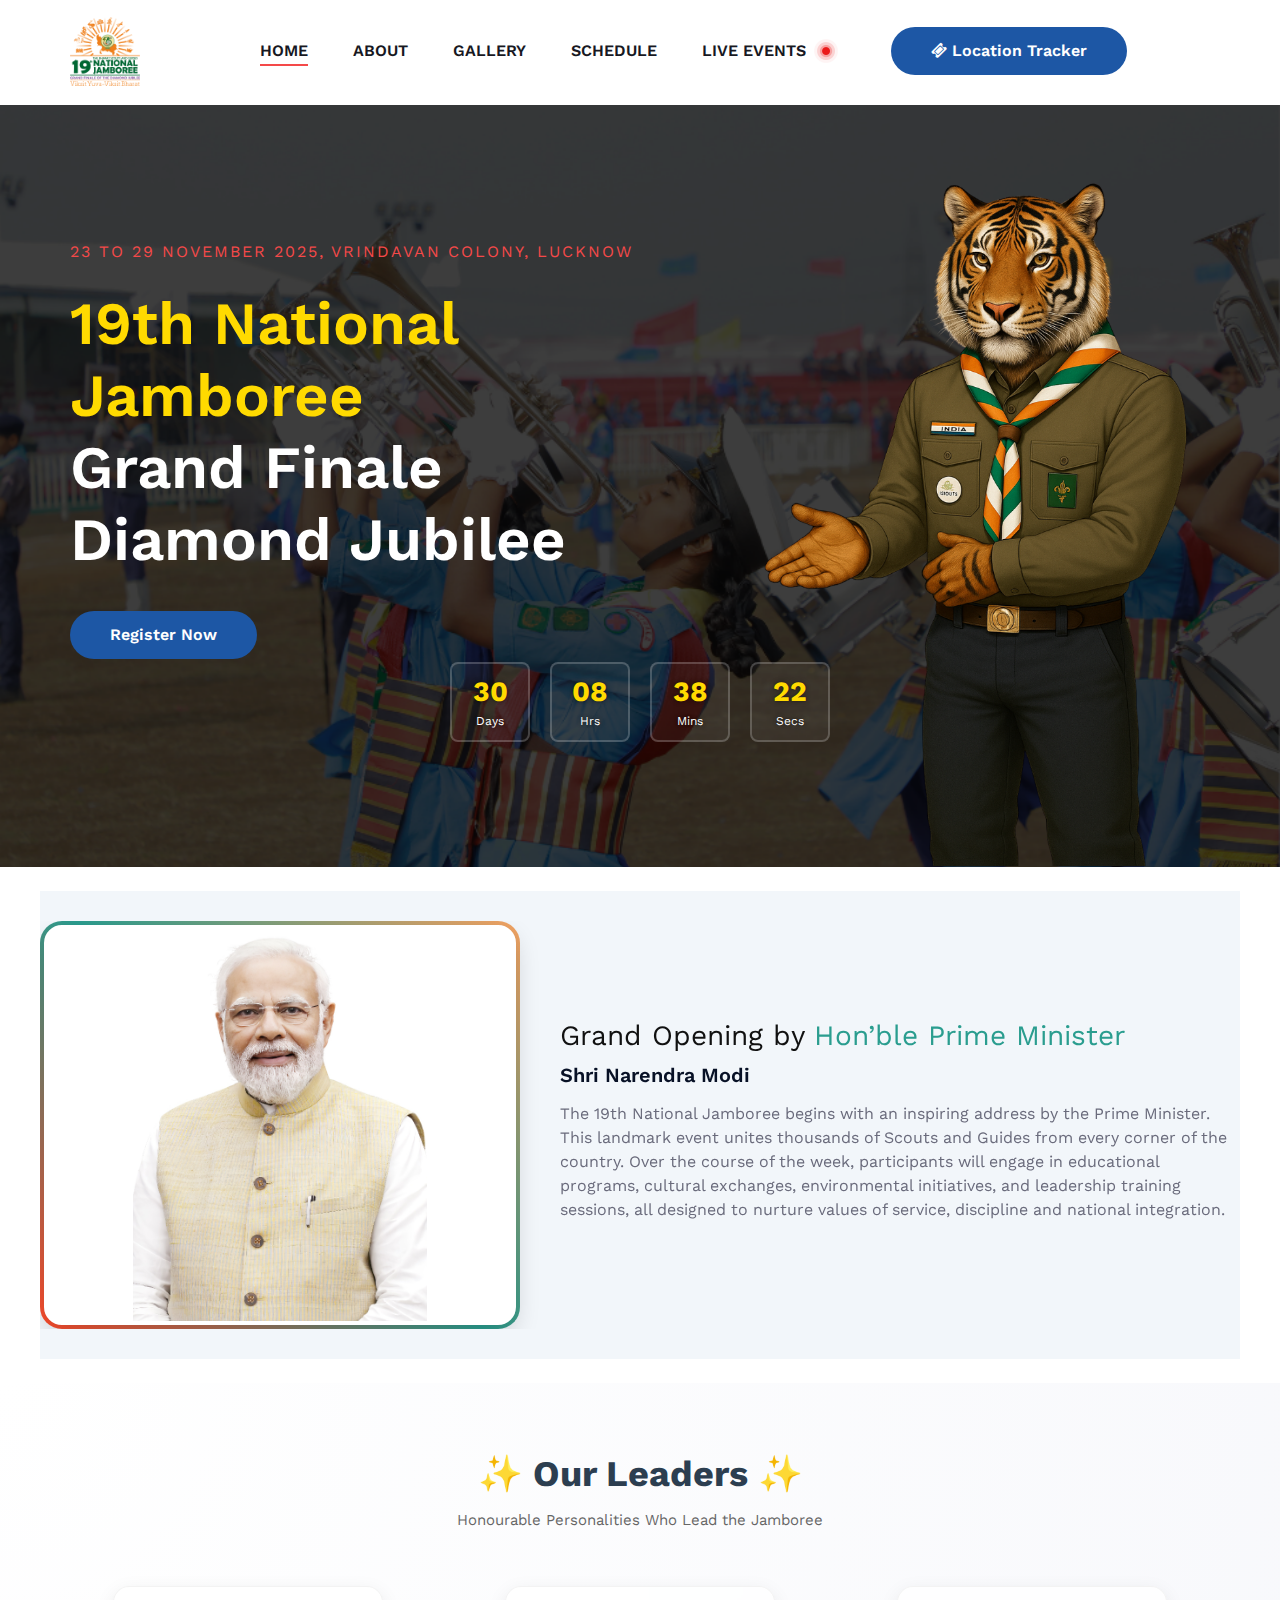
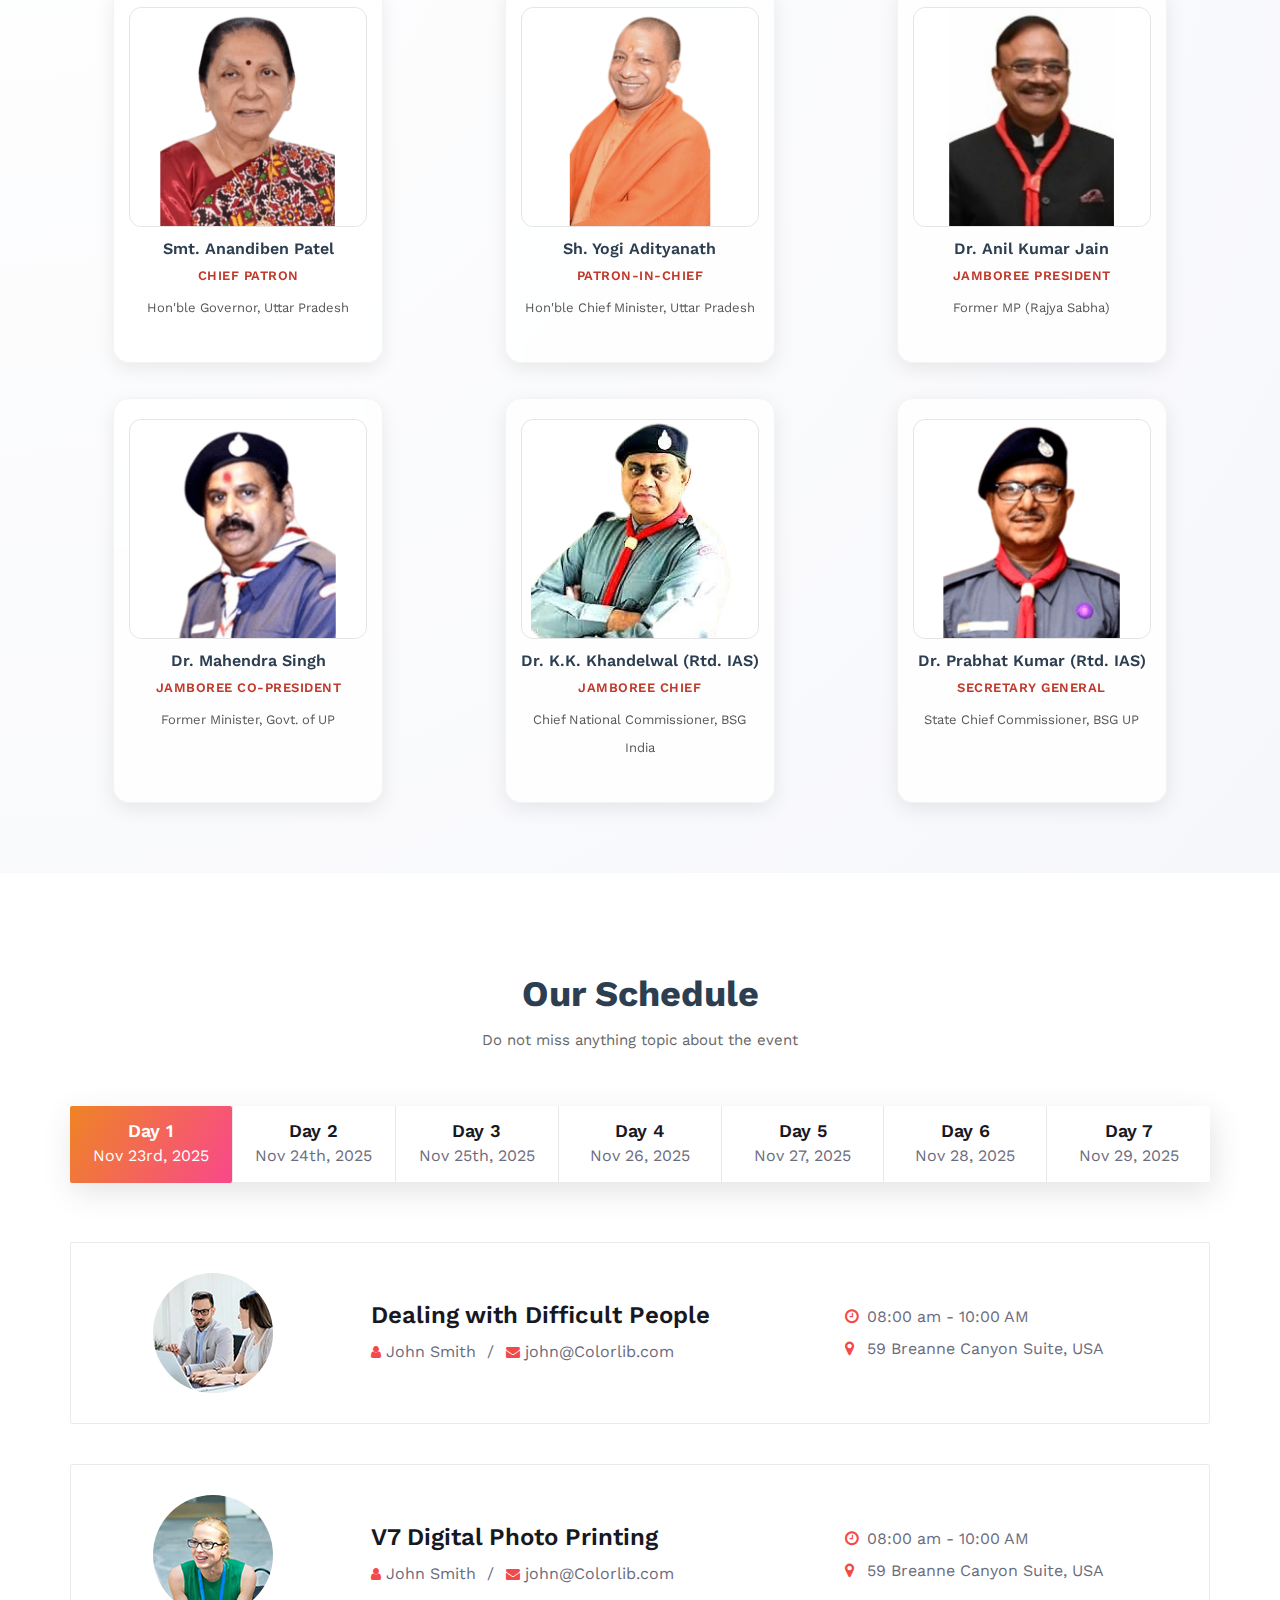
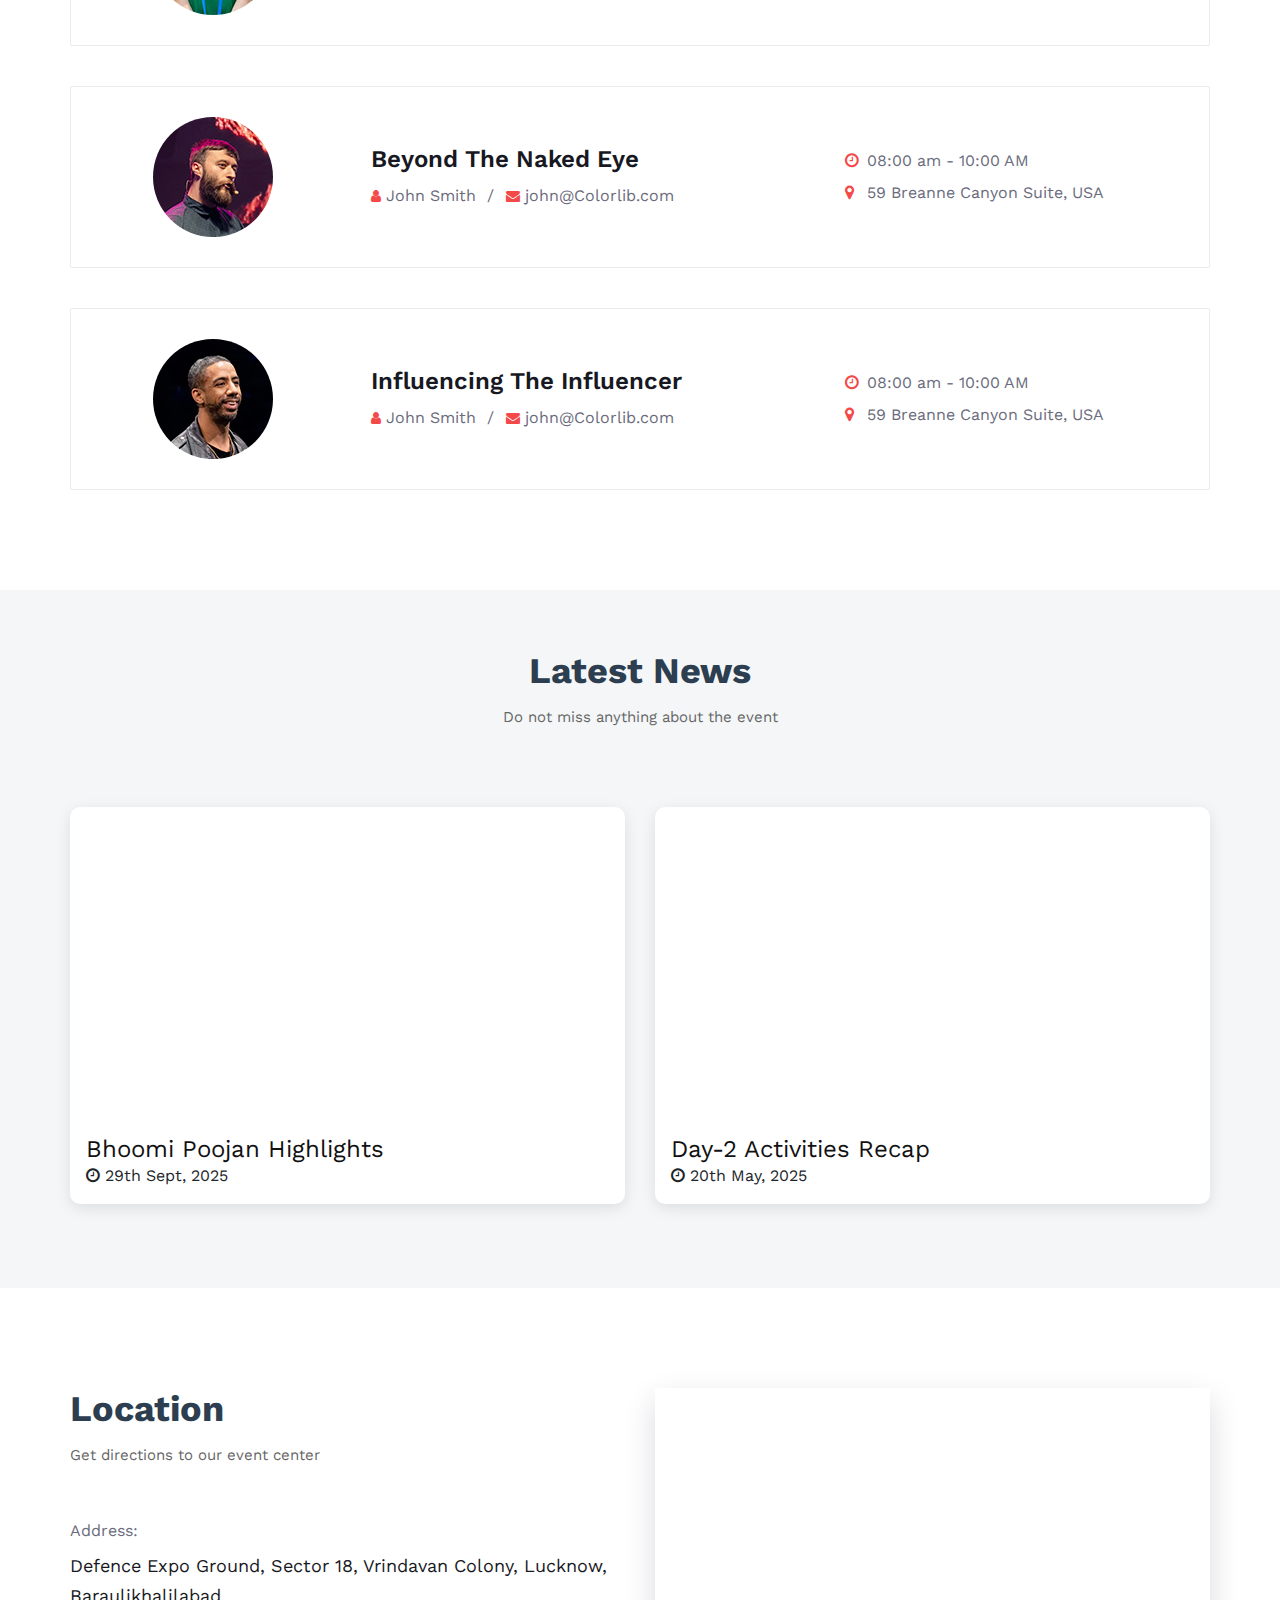
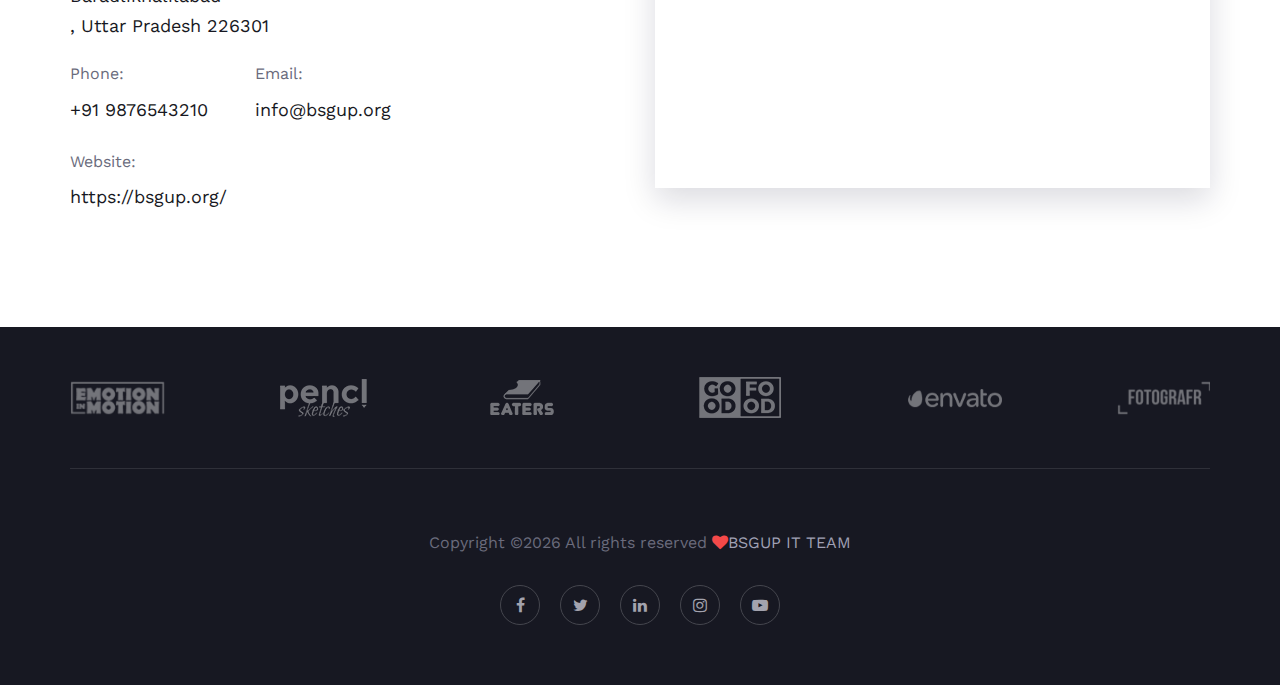
<file: manup-master/index.html>
<!DOCTYPE html>
<html lang="zxx">

<head>
  <meta charset="UTF-8">
  <meta name="description" content="19th National Jamboree - The Bharat Scouts and Guides">
  <meta name="keywords" content="Jamboree, Scouts, Guides, Bharat Scouts and Guides, Camp, Leadership, Adventure, Viksit Yuva Viksit Bharat">
  <meta name="viewport" content="width=device-width, initial-scale=1.0">
  <meta http-equiv="X-UA-Compatible" content="ie=edge">
  <title>19th Jamboree</title>

  <!-- 🔹 FAVICON SETUP (All Devices & Platforms) -->
  <link rel="apple-touch-icon" sizes="180x180" href="img/favicon/apple-touch-icon.png">
  <link rel="icon" type="image/png" sizes="32x32" href="img/favicon/favicon-32x32.png">
  <link rel="icon" type="image/png" sizes="16x16" href="img/favicon/favicon-16x16.png">
  <link rel="manifest" href="img/favicon/site.webmanifest">
  <link rel="icon" type="image/x-icon" href="img/favicon/favicon.ico">

  <!-- Optional for Android and Windows Tiles -->
  <meta name="theme-color" content="#e74c3c">
  <meta name="msapplication-TileColor" content="#e74c3c">

    <!-- Google Font -->
    <link href="https://fonts.googleapis.com/css?family=Work+Sans:400,500,600,700,800,900&display=swap"
        rel="stylesheet">
    <link href="https://fonts.googleapis.com/css?family=Poppins:400,500,600,700&display=swap" rel="stylesheet">


    <!-- Css Styles -->
    <link rel="stylesheet" href="css/bootstrap.min.css" type="text/css">
    <link rel="stylesheet" href="css/font-awesome.min.css" type="text/css">
    <link rel="stylesheet" href="css/elegant-icons.css" type="text/css">
    <link rel="stylesheet" href="css/owl.carousel.min.css" type="text/css">
    <link rel="stylesheet" href="css/magnific-popup.css" type="text/css">
    <link rel="stylesheet" href="css/slicknav.min.css" type="text/css">
    <link rel="stylesheet" href="css/style.css" type="text/css">
</head>

<body>
    <!-- Page Preloder -->
    <div id="preloder">
        <div class="loader"></div>
    </div>

    <!-- Header Section Begin -->
<header class="header-section header-desktop">
    <div class="container">
        <div class="logo">
            <a href="./index.html">
                <img src="img/logojamboree.png" alt="" style="width:70px; height:auto;">
            </a>
        </div>
        <div class="nav-menu">
            <nav class="mainmenu">
                <ul>
                    <li class="active"><a href="./index.html">Home</a></li>
                    <li><a href="./about-us.html">About</a></li>
                    <li><a href="./gallery.html">Gallery</a></li>
                    <li><a href="./schedule.html">Schedule</a></li>
                    <li>
                      <a href="./live-events.html" style="display:inline-flex; align-items:center; line-height:1;">
                        Live Events 
                        <img src="img/livedot.gif" alt="Fun Base" style="width:40px; height:40px;">
                      </a>
                    </li>
                </ul>
            </nav>
            <a href="./location-tracker.html" class="primary-btn top-btn">
              <i class="fa fa-ticket"></i> Location Tracker
            </a>
        </div>
        <div id="mobile-menu-wrap"></div>
    </div>
</header>

<header class="jamb-header header-mobile">
  <div class="jamb-header-top">
    <div class="jamb-logo">
      <a href="./index.html">
        <img src="img/logojamboree.png" alt="Logo">
      </a>
    </div>
    <div class="jamb-hamburger" id="hamburger">&#9776;</div>
  </div>

  <nav class="jamb-menu" id="jambMenu">
    <ul class="jamb-menu-list">
      <li class="active"><a href="./index.html">Home</a></li>
      <li><a href="./about-us.html">About</a></li>
      <li><a href="./gallery.html">Gallery</a></li>
      <li><a href="./speaker.html">Schedule</a></li>
      <li>
        <a href="./schedule.html" class="jamb-live-link">
          Live Events
          <img src="img/livedot.gif" alt="Live" class="jamb-live-dot">
        </a>
      </li>
    </ul>
  </nav>

  <a href="./location-tracker.html" class="jamb-btn">
    <i class="fa fa-ticket"></i> Location Tracker
  </a>
</header>

    <!-- Header End -->

    <!-- Hero Section Begin -->
    <section >
        <div class="hero-section set-bg" data-setbg="img/slider.png">
        <div class="container">
            <div class="row">
                <div class="col-lg-7">
                    <div class="hero-text">
                        <span>23 to 29 November 2025, Vrindavan Colony, Lucknow</span>
                        <h2><a style="color:#ffda00">19th National Jamboree <a/><br /> Grand Finale Diamond Jubilee</h2>
                        <a href="#" class="primary-btn">Register Now</a>
                    </div>
                </div>
                <div class="col-lg-5 ">
                    <img src="img/maskat.png" alt="">
                </div>
            </div>

        </div>
<!-- Counter Section -->
        <div class="counter-section overlap-row">
            <div class=" text-center">
                <div class="cd-timer" id="countdown">
                    <div class="cd-item">
                        <span>40</span>
                        <p>Days</p>
                    </div>
                    <div class="cd-item">
                        <span>18</span>
                        <p>Hours</p>
                    </div>
                    <div class="cd-item">
                        <span>46</span>
                        <p>Minutes</p>
                    </div>
                    <div class="cd-item">
                        <span>32</span>
                        <p>Seconds</p>
                    </div>
                </div>
            </div>
        </div>
    </section>
    <!-- Hero Section End -->
</br>


<div id="customCarousel" class="carousel slide jamb-carousel" data-ride="carousel" data-interval="2000">

  <div class="carousel-inner">

    <div class="carousel-item">
      <div class="slide-row">
        <div class="slide-image">
          <img src="img/presi.png" alt="President">
        </div>
        <div class="slide-content">
          <h2>Closing Ceremony with <span class="highlight-red">Hon’ble President</span></h2>
          <h4 class="person-name">Smt. Droupadi Murmu</h4>
          <p>
            The grand finale of the Jamboree is graced by the President of India. 
            The closing ceremony highlights the achievements of participants, 
            celebrates their dedication and showcases outstanding projects and performances. 
            It is a moment of reflection, gratitude and inspiration, 
            reaffirming the values of unity, brotherhood and service to the nation 
            which lie at the heart of the Scouting and Guiding movement.
          </p>
        </div>
      </div>
    </div>

    <!-- Slide 1 – Opening PM -->
    <div class="carousel-item active">
      <div class="slide-row">
        <div class="slide-image">
          <img src="img/modi.jpg" alt="Prime Minister">
        </div>
        <div class="slide-content">
          <h2>Grand Opening by <span class="highlight-green">Hon’ble Prime Minister</span></h2>
          <h4 class="person-name">Shri Narendra Modi</h4>
          <p>
            The 19th National Jamboree begins with an inspiring address by the Prime Minister. 
            This landmark event unites thousands of Scouts and Guides from every corner of the country. 
            Over the course of the week, participants will engage in educational programs, 
            cultural exchanges, environmental initiatives, and leadership training sessions, 
            all designed to nurture values of service, discipline and national integration.
          </p>
        </div>
      </div>
    </div>
  </div>
</div>

</br>
<!-- Team Member Section -->
<section class="team-member-section">
  <div class="container">
    <div class="section-title">
      <h2>✨ Our Leaders ✨</h2>
      <p>Honourable Personalities Who Lead the Jamboree</p>
    </div>

    <div class="members-grid">
      <!-- Card 1 -->
      <div class="member-card">
        <div class="photo-box">
          <img src="img/resized/anandi.png" alt="Smt. Anandiben Patel">
        </div>
        <h4>Smt. Anandiben Patel</h4>
        <p class="role">CHIEF PATRON</p>
        <p class="info">Hon'ble Governor, Uttar Pradesh</p>
      </div>

      <!-- Card 2 -->
      <div class="member-card">
        <div class="photo-box">
          <img src="img/resized/yogiji.png" alt="Sh. Yogi Adityanath">
        </div>
        <h4>Sh. Yogi Adityanath</h4>
        <p class="role">PATRON-IN-CHIEF</p>
        <p class="info">Hon'ble Chief Minister, Uttar Pradesh</p>
      </div>

      <!-- Card 3 -->
      <div class="member-card">
        <div class="photo-box">
          <img src="img/resized/anil.jpg" alt="Dr. Anil Kumar Jain">
        </div>
        <h4>Dr. Anil Kumar Jain</h4>
        <p class="role">JAMBOREE PRESIDENT</p>
        <p class="info">Former MP (Rajya Sabha)</p>
      </div>

      <!-- Card 4 -->
      <div class="member-card">
        <div class="photo-box">
          <img src="img/resized/mahendra.png" alt="Dr. Mahendra Singh">
        </div>
        <h4>Dr. Mahendra Singh</h4>
        <p class="role">JAMBOREE CO-PRESIDENT</p>
        <p class="info">Former Minister, Govt. of UP</p>
      </div>

      <!-- Card 5 -->
      <div class="member-card">
        <div class="photo-box">
          <img src="img/kkji.png" alt="Dr. K.K. Khandelwal">
        </div>
        <h4>Dr. K.K. Khandelwal (Rtd. IAS)</h4>
        <p class="role">JAMBOREE CHIEF</p>
        <p class="info">Chief National Commissioner, BSG India</p>
      </div>

      <!-- Card 6 -->
      <div class="member-card">
        <div class="photo-box">
          <img src="img/resized/prabhat.png" alt="Dr. Prabhat Kumar">
        </div>
        <h4>Dr. Prabhat Kumar (Rtd. IAS)</h4>
        <p class="role">SECRETARY GENERAL</p>
        <p class="info">State Chief Commissioner, BSG UP</p>
      </div>
    </div>
  </div>
</section>

<style>
/* --- Section Base --- */
.team-member-section {
  padding: 70px 30px;
  background: radial-gradient(circle at top left, #ffffff, #f6f7fb);
  font-family: "Poppins", sans-serif;
  text-align: center;
}

.section-title h2 {
  font-size: 36px;
  font-weight: 700;
  color: #2c3e50;
  margin-bottom: 10px;
}

.section-title p {
  color: #666;
  font-size: 15px;
  margin-bottom: 50px;
}

/* --- Grid --- */
.members-grid {
  display: grid;
  grid-template-columns: repeat(3, 1fr);
  gap: 35px;
  justify-items: center;
}

/* --- Card Design --- */
.member-card {
  background: #ffffffcc;
  border-radius: 16px;
  box-shadow: 0 6px 20px rgba(0, 0, 0, 0.08);
  padding: 20px 15px 25px;
  width: 270px;
  transition: all 0.4s ease;
  backdrop-filter: blur(8px);
  border: 1px solid rgba(240, 240, 240, 0.8);
}

.member-card:hover {
  transform: translateY(-8px);
  box-shadow: 0 12px 32px rgba(0, 0, 0, 0.15);
  border: 1px solid rgba(255, 215, 0, 0.6); /* soft golden border */
}

/* --- Photo Box --- */
.photo-box {
  width: 100%;
  height: 220px;
  border-radius: 12px;
  overflow: hidden;
  background: #fff;
  border: 1px solid #e5e5e5;
  display: flex;
  align-items: center;
  justify-content: center;
  margin-bottom: 12px;
}

.photo-box img {
  width: 100%;
  height: 100%;
  object-fit: contain; /* photo perfect fit, no cut */
  transition: transform 0.4s ease;
}

.member-card:hover .photo-box img {
  transform: scale(1.05);
}

/* --- Text Styling --- */
.member-card h4 {
  font-size: 16px;
  color: #2c3e50;
  font-weight: 600;
  margin: 10px 0 4px;
}

.member-card .role {
  font-size: 13px;
  font-weight: 600;
  color: #c0392b;
  letter-spacing: 0.5px;
  margin-bottom: 4px;
}

.member-card .info {
  font-size: 13px;
  color: #555;
}

/* --- Subtle Glow --- */
.member-card:hover {
  box-shadow: 0 10px 30px rgba(255, 215, 0, 0.25);
}

/* --- Responsive --- */
@media (max-width: 992px) {
  .members-grid {
    grid-template-columns: repeat(2, 1fr);
  }
}

@media (max-width: 600px) {
  .members-grid {
    grid-template-columns: 1fr;
  }
}
</style>


    <!-- Team Member Section End -->

    <!-- Schedule Section Begin -->
    <section class="schedule-section spad">
        <div class="container">
            <div class="row">
                <div class="col-lg-12">
                    <div class="section-title">
                        <h2>Our Schedule</h2>
                        <p>Do not miss anything topic about the event</p>
                    </div>
                </div>
            </div>
            <div class="row">
                <div class="col-lg-12">
                    <div class="schedule-tab">
                        <ul class="nav nav-tabs" role="tablist">
                            <li class="nav-item">
                                <a class="nav-link active" data-toggle="tab" href="#tabs-1" role="tab">
                                    <h5>Day 1</h5>
                                    <p>Nov 23rd, 2025</p>
                                </a>
                            </li>
                            <li class="nav-item">
                                <a class="nav-link" data-toggle="tab" href="#tabs-2" role="tab">
                                    <h5>Day 2</h5>
                                    <p>Nov 24th, 2025</p>
                                </a>
                            </li>
                            <li class="nav-item">
                                <a class="nav-link" data-toggle="tab" href="#tabs-3" role="tab">
                                    <h5>Day 3</h5>
                                    <p>Nov 25th, 2025</p>
                                </a>
                            </li>
                            <li class="nav-item">
                                <a class="nav-link" data-toggle="tab" href="#tabs-4" role="tab">
                                    <h5>Day 4</h5>
                                    <p>Nov 26, 2025</p>
                                </a>
                            </li>
                            <li class="nav-item">
                                <a class="nav-link" data-toggle="tab" href="#tabs-5" role="tab">
                                    <h5>Day 5</h5>
                                    <p>Nov 27, 2025</p>
                                </a>
                            </li>
                            <li class="nav-item">
                                <a class="nav-link" data-toggle="tab" href="#tabs-5" role="tab">
                                    <h5>Day 6</h5>
                                    <p>Nov 28, 2025</p>
                                </a>
                            </li>
                            <li class="nav-item">
                                <a class="nav-link" data-toggle="tab" href="#tabs-5" role="tab">
                                    <h5>Day 7</h5>
                                    <p>Nov 29, 2025</p>
                                </a>
                            </li>
                        </ul><!-- Tab panes -->
                        <div class="tab-content">
                            <div class="tab-pane active" id="tabs-1" role="tabpanel">
                                <div class="st-content">
                                    <div class="container">
                                        <div class="row">
                                            <div class="col-lg-3">
                                                <div class="sc-pic">
                                                    <img src="img/schedule/schedule-1.jpg" alt="">
                                                </div>
                                            </div>
                                            <div class="col-lg-5">
                                                <div class="sc-text">
                                                    <h4>Dealing with Difficult People</h4>
                                                    <ul>
                                                        <li><i class="fa fa-user"></i> John Smith</li>
                                                        <li><i class="fa fa-envelope"></i> john@Colorlib.com
                                                        </li>
                                                    </ul>
                                                </div>
                                            </div>
                                            <div class="col-lg-4">
                                                <ul class="sc-widget">
                                                    <li><i class="fa fa-clock-o"></i> 08:00 am - 10:00 AM</li>
                                                    <li><i class="fa fa-map-marker"></i> 59 Breanne Canyon Suite, USA
                                                    </li>
                                                </ul>
                                            </div>
                                        </div>
                                    </div>
                                </div>
                                <div class="st-content">
                                    <div class="container">
                                        <div class="row">
                                            <div class="col-lg-3">
                                                <div class="sc-pic">
                                                    <img src="img/schedule/schedule-2.jpg" alt="">
                                                </div>
                                            </div>
                                            <div class="col-lg-5">
                                                <div class="sc-text">
                                                    <h4>V7 Digital Photo Printing</h4>
                                                    <ul>
                                                        <li><i class="fa fa-user"></i> John Smith</li>
                                                        <li><i class="fa fa-envelope"></i> john@Colorlib.com
                                                        </li>
                                                    </ul>
                                                </div>
                                            </div>
                                            <div class="col-lg-4">
                                                <ul class="sc-widget">
                                                    <li><i class="fa fa-clock-o"></i> 08:00 am - 10:00 AM</li>
                                                    <li><i class="fa fa-map-marker"></i> 59 Breanne Canyon Suite, USA
                                                    </li>
                                                </ul>
                                            </div>
                                        </div>
                                    </div>
                                </div>
                                <div class="st-content">
                                    <div class="container">
                                        <div class="row">
                                            <div class="col-lg-3">
                                                <div class="sc-pic">
                                                    <img src="img/schedule/schedule-3.jpg" alt="">
                                                </div>
                                            </div>
                                            <div class="col-lg-5">
                                                <div class="sc-text">
                                                    <h4>Beyond The Naked Eye</h4>
                                                    <ul>
                                                        <li><i class="fa fa-user"></i> John Smith</li>
                                                        <li><i class="fa fa-envelope"></i> john@Colorlib.com
                                                        </li>
                                                    </ul>
                                                </div>
                                            </div>
                                            <div class="col-lg-4">
                                                <ul class="sc-widget">
                                                    <li><i class="fa fa-clock-o"></i> 08:00 am - 10:00 AM</li>
                                                    <li><i class="fa fa-map-marker"></i> 59 Breanne Canyon Suite, USA
                                                    </li>
                                                </ul>
                                            </div>
                                        </div>
                                    </div>
                                </div>
                                <div class="st-content">
                                    <div class="container">
                                        <div class="row">
                                            <div class="col-lg-3">
                                                <div class="sc-pic">
                                                    <img src="img/schedule/schedule-4.jpg" alt="">
                                                </div>
                                            </div>
                                            <div class="col-lg-5">
                                                <div class="sc-text">
                                                    <h4>Influencing The Influencer</h4>
                                                    <ul>
                                                        <li><i class="fa fa-user"></i> John Smith</li>
                                                        <li><i class="fa fa-envelope"></i> john@Colorlib.com
                                                        </li>
                                                    </ul>
                                                </div>
                                            </div>
                                            <div class="col-lg-4">
                                                <ul class="sc-widget">
                                                    <li><i class="fa fa-clock-o"></i> 08:00 am - 10:00 AM</li>
                                                    <li><i class="fa fa-map-marker"></i> 59 Breanne Canyon Suite, USA
                                                    </li>
                                                </ul>
                                            </div>
                                        </div>
                                    </div>
                                </div>
                            </div>
                            <div class="tab-pane" id="tabs-2" role="tabpanel">
                                <div class="st-content">
                                    <div class="container">
                                        <div class="row">
                                            <div class="col-lg-3">
                                                <div class="sc-pic">
                                                    <img src="img/schedule/schedule-1.jpg" alt="">
                                                </div>
                                            </div>
                                            <div class="col-lg-5">
                                                <div class="sc-text">
                                                    <h4>Dealing with Easy People</h4>
                                                    <ul>
                                                        <li><i class="fa fa-user"></i> John Smith</li>
                                                        <li><i class="fa fa-envelope"></i> john@Colorlib.com
                                                        </li>
                                                    </ul>
                                                </div>
                                            </div>
                                            <div class="col-lg-4">
                                                <ul class="sc-widget">
                                                    <li><i class="fa fa-clock-o"></i> 08:00 am - 10:00 AM</li>
                                                    <li><i class="fa fa-map-marker"></i> 59 Breanne Canyon Suite, USA
                                                    </li>
                                                </ul>
                                            </div>
                                        </div>
                                    </div>
                                </div>
                                <div class="st-content">
                                    <div class="container">
                                        <div class="row">
                                            <div class="col-lg-3">
                                                <div class="sc-pic">
                                                    <img src="img/schedule/schedule-2.jpg" alt="">
                                                </div>
                                            </div>
                                            <div class="col-lg-5">
                                                <div class="sc-text">
                                                    <h4>V7 Digital Photo Printing</h4>
                                                    <ul>
                                                        <li><i class="fa fa-user"></i> John Smith</li>
                                                        <li><i class="fa fa-envelope"></i> john@Colorlib.com
                                                        </li>
                                                    </ul>
                                                </div>
                                            </div>
                                            <div class="col-lg-4">
                                                <ul class="sc-widget">
                                                    <li><i class="fa fa-clock-o"></i> 08:00 am - 10:00 AM</li>
                                                    <li><i class="fa fa-map-marker"></i> 59 Breanne Canyon Suite, USA
                                                    </li>
                                                </ul>
                                            </div>
                                        </div>
                                    </div>
                                </div>
                                <div class="st-content">
                                    <div class="container">
                                        <div class="row">
                                            <div class="col-lg-3">
                                                <div class="sc-pic">
                                                    <img src="img/schedule/schedule-3.jpg" alt="">
                                                </div>
                                            </div>
                                            <div class="col-lg-5">
                                                <div class="sc-text">
                                                    <h4>Beyond The Naked Eye</h4>
                                                    <ul>
                                                        <li><i class="fa fa-user"></i> John Smith</li>
                                                        <li><i class="fa fa-envelope"></i> john@Colorlib.com
                                                        </li>
                                                    </ul>
                                                </div>
                                            </div>
                                            <div class="col-lg-4">
                                                <ul class="sc-widget">
                                                    <li><i class="fa fa-clock-o"></i> 08:00 am - 10:00 AM</li>
                                                    <li><i class="fa fa-map-marker"></i> 59 Breanne Canyon Suite, USA
                                                    </li>
                                                </ul>
                                            </div>
                                        </div>
                                    </div>
                                </div>
                                <div class="st-content">
                                    <div class="container">
                                        <div class="row">
                                            <div class="col-lg-3">
                                                <div class="sc-pic">
                                                    <img src="img/schedule/schedule-4.jpg" alt="">
                                                </div>
                                            </div>
                                            <div class="col-lg-5">
                                                <div class="sc-text">
                                                    <h4>Influencing The Influencer</h4>
                                                    <ul>
                                                        <li><i class="fa fa-user"></i> John Smith</li>
                                                        <li><i class="fa fa-envelope"></i> john@Colorlib.com
                                                        </li>
                                                    </ul>
                                                </div>
                                            </div>
                                            <div class="col-lg-4">
                                                <ul class="sc-widget">
                                                    <li><i class="fa fa-clock-o"></i> 08:00 am - 10:00 AM</li>
                                                    <li><i class="fa fa-map-marker"></i> 59 Breanne Canyon Suite, USA
                                                    </li>
                                                </ul>
                                            </div>
                                        </div>
                                    </div>
                                </div>
                            </div>
                            <div class="tab-pane" id="tabs-3" role="tabpanel">
                                <div class="st-content">
                                    <div class="container">
                                        <div class="row">
                                            <div class="col-lg-3">
                                                <div class="sc-pic">
                                                    <img src="img/schedule/schedule-1.jpg" alt="">
                                                </div>
                                            </div>
                                            <div class="col-lg-5">
                                                <div class="sc-text">
                                                    <h4>Dealing with Intermediate People</h4>
                                                    <ul>
                                                        <li><i class="fa fa-user"></i> John Smith</li>
                                                        <li><i class="fa fa-envelope"></i> john@Colorlib.com
                                                        </li>
                                                    </ul>
                                                </div>
                                            </div>
                                            <div class="col-lg-4">
                                                <ul class="sc-widget">
                                                    <li><i class="fa fa-clock-o"></i> 08:00 am - 10:00 AM</li>
                                                    <li><i class="fa fa-map-marker"></i> 59 Breanne Canyon Suite, USA
                                                    </li>
                                                </ul>
                                            </div>
                                        </div>
                                    </div>
                                </div>
                                <div class="st-content">
                                    <div class="container">
                                        <div class="row">
                                            <div class="col-lg-3">
                                                <div class="sc-pic">
                                                    <img src="img/schedule/schedule-2.jpg" alt="">
                                                </div>
                                            </div>
                                            <div class="col-lg-5">
                                                <div class="sc-text">
                                                    <h4>V7 Digital Photo Printing</h4>
                                                    <ul>
                                                        <li><i class="fa fa-user"></i> John Smith</li>
                                                        <li><i class="fa fa-envelope"></i> john@Colorlib.com
                                                        </li>
                                                    </ul>
                                                </div>
                                            </div>
                                            <div class="col-lg-4">
                                                <ul class="sc-widget">
                                                    <li><i class="fa fa-clock-o"></i> 08:00 am - 10:00 AM</li>
                                                    <li><i class="fa fa-map-marker"></i> 59 Breanne Canyon Suite, USA
                                                    </li>
                                                </ul>
                                            </div>
                                        </div>
                                    </div>
                                </div>
                                <div class="st-content">
                                    <div class="container">
                                        <div class="row">
                                            <div class="col-lg-3">
                                                <div class="sc-pic">
                                                    <img src="img/schedule/schedule-3.jpg" alt="">
                                                </div>
                                            </div>
                                            <div class="col-lg-5">
                                                <div class="sc-text">
                                                    <h4>Beyond The Naked Eye</h4>
                                                    <ul>
                                                        <li><i class="fa fa-user"></i> John Smith</li>
                                                        <li><i class="fa fa-envelope"></i> john@Colorlib.com
                                                        </li>
                                                    </ul>
                                                </div>
                                            </div>
                                            <div class="col-lg-4">
                                                <ul class="sc-widget">
                                                    <li><i class="fa fa-clock-o"></i> 08:00 am - 10:00 AM</li>
                                                    <li><i class="fa fa-map-marker"></i> 59 Breanne Canyon Suite, USA
                                                    </li>
                                                </ul>
                                            </div>
                                        </div>
                                    </div>
                                </div>
                                <div class="st-content">
                                    <div class="container">
                                        <div class="row">
                                            <div class="col-lg-3">
                                                <div class="sc-pic">
                                                    <img src="img/schedule/schedule-4.jpg" alt="">
                                                </div>
                                            </div>
                                            <div class="col-lg-5">
                                                <div class="sc-text">
                                                    <h4>Influencing The Influencer</h4>
                                                    <ul>
                                                        <li><i class="fa fa-user"></i> John Smith</li>
                                                        <li><i class="fa fa-envelope"></i> john@Colorlib.com
                                                        </li>
                                                    </ul>
                                                </div>
                                            </div>
                                            <div class="col-lg-4">
                                                <ul class="sc-widget">
                                                    <li><i class="fa fa-clock-o"></i> 08:00 am - 10:00 AM</li>
                                                    <li><i class="fa fa-map-marker"></i> 59 Breanne Canyon Suite, USA
                                                    </li>
                                                </ul>
                                            </div>
                                        </div>
                                    </div>
                                </div>
                            </div>
                            <div class="tab-pane" id="tabs-4" role="tabpanel">
                                <div class="st-content">
                                    <div class="container">
                                        <div class="row">
                                            <div class="col-lg-3">
                                                <div class="sc-pic">
                                                    <img src="img/schedule/schedule-1.jpg" alt="">
                                                </div>
                                            </div>
                                            <div class="col-lg-5">
                                                <div class="sc-text">
                                                    <h4>Dealing with Expert People</h4>
                                                    <ul>
                                                        <li><i class="fa fa-user"></i> John Smith</li>
                                                        <li><i class="fa fa-envelope"></i> john@Colorlib.com
                                                        </li>
                                                    </ul>
                                                </div>
                                            </div>
                                            <div class="col-lg-4">
                                                <ul class="sc-widget">
                                                    <li><i class="fa fa-clock-o"></i> 08:00 am - 10:00 AM</li>
                                                    <li><i class="fa fa-map-marker"></i> 59 Breanne Canyon Suite, USA
                                                    </li>
                                                </ul>
                                            </div>
                                        </div>
                                    </div>
                                </div>
                                <div class="st-content">
                                    <div class="container">
                                        <div class="row">
                                            <div class="col-lg-3">
                                                <div class="sc-pic">
                                                    <img src="img/schedule/schedule-2.jpg" alt="">
                                                </div>
                                            </div>
                                            <div class="col-lg-5">
                                                <div class="sc-text">
                                                    <h4>V7 Digital Photo Printing</h4>
                                                    <ul>
                                                        <li><i class="fa fa-user"></i> John Smith</li>
                                                        <li><i class="fa fa-envelope"></i> john@Colorlib.com
                                                        </li>
                                                    </ul>
                                                </div>
                                            </div>
                                            <div class="col-lg-4">
                                                <ul class="sc-widget">
                                                    <li><i class="fa fa-clock-o"></i> 08:00 am - 10:00 AM</li>
                                                    <li><i class="fa fa-map-marker"></i> 59 Breanne Canyon Suite, USA
                                                    </li>
                                                </ul>
                                            </div>
                                        </div>
                                    </div>
                                </div>
                                <div class="st-content">
                                    <div class="container">
                                        <div class="row">
                                            <div class="col-lg-3">
                                                <div class="sc-pic">
                                                    <img src="img/schedule/schedule-3.jpg" alt="">
                                                </div>
                                            </div>
                                            <div class="col-lg-5">
                                                <div class="sc-text">
                                                    <h4>Beyond The Naked Eye</h4>
                                                    <ul>
                                                        <li><i class="fa fa-user"></i> John Smith</li>
                                                        <li><i class="fa fa-envelope"></i> john@Colorlib.com
                                                        </li>
                                                    </ul>
                                                </div>
                                            </div>
                                            <div class="col-lg-4">
                                                <ul class="sc-widget">
                                                    <li><i class="fa fa-clock-o"></i> 08:00 am - 10:00 AM</li>
                                                    <li><i class="fa fa-map-marker"></i> 59 Breanne Canyon Suite, USA
                                                    </li>
                                                </ul>
                                            </div>
                                        </div>
                                    </div>
                                </div>
                                <div class="st-content">
                                    <div class="container">
                                        <div class="row">
                                            <div class="col-lg-3">
                                                <div class="sc-pic">
                                                    <img src="img/schedule/schedule-4.jpg" alt="">
                                                </div>
                                            </div>
                                            <div class="col-lg-5">
                                                <div class="sc-text">
                                                    <h4>Influencing The Influencer</h4>
                                                    <ul>
                                                        <li><i class="fa fa-user"></i> John Smith</li>
                                                        <li><i class="fa fa-envelope"></i> john@Colorlib.com
                                                        </li>
                                                    </ul>
                                                </div>
                                            </div>
                                            <div class="col-lg-4">
                                                <ul class="sc-widget">
                                                    <li><i class="fa fa-clock-o"></i> 08:00 am - 10:00 AM</li>
                                                    <li><i class="fa fa-map-marker"></i> 59 Breanne Canyon Suite, USA
                                                    </li>
                                                </ul>
                                            </div>
                                        </div>
                                    </div>
                                </div>
                            </div>
                            <div class="tab-pane" id="tabs-5" role="tabpanel">
                                <div class="st-content">
                                    <div class="container">
                                        <div class="row">
                                            <div class="col-lg-3">
                                                <div class="sc-pic">
                                                    <img src="img/schedule/schedule-1.jpg" alt="">
                                                </div>
                                            </div>
                                            <div class="col-lg-5">
                                                <div class="sc-text">
                                                    <h4>Dealing with Too Difficult People</h4>
                                                    <ul>
                                                        <li><i class="fa fa-user"></i> John Smith</li>
                                                        <li><i class="fa fa-envelope"></i> john@Colorlib.com
                                                        </li>
                                                    </ul>
                                                </div>
                                            </div>
                                            <div class="col-lg-4">
                                                <ul class="sc-widget">
                                                    <li><i class="fa fa-clock-o"></i> 08:00 am - 10:00 AM</li>
                                                    <li><i class="fa fa-map-marker"></i> 59 Breanne Canyon Suite, USA
                                                    </li>
                                                </ul>
                                            </div>
                                        </div>
                                    </div>
                                </div>
                                <div class="st-content">
                                    <div class="container">
                                        <div class="row">
                                            <div class="col-lg-3">
                                                <div class="sc-pic">
                                                    <img src="img/schedule/schedule-2.jpg" alt="">
                                                </div>
                                            </div>
                                            <div class="col-lg-5">
                                                <div class="sc-text">
                                                    <h4>V7 Digital Photo Printing</h4>
                                                    <ul>
                                                        <li><i class="fa fa-user"></i> John Smith</li>
                                                        <li><i class="fa fa-envelope"></i> john@Colorlib.com
                                                        </li>
                                                    </ul>
                                                </div>
                                            </div>
                                            <div class="col-lg-4">
                                                <ul class="sc-widget">
                                                    <li><i class="fa fa-clock-o"></i> 08:00 am - 10:00 AM</li>
                                                    <li><i class="fa fa-map-marker"></i> 59 Breanne Canyon Suite, USA
                                                    </li>
                                                </ul>
                                            </div>
                                        </div>
                                    </div>
                                </div>
                                <div class="st-content">
                                    <div class="container">
                                        <div class="row">
                                            <div class="col-lg-3">
                                                <div class="sc-pic">
                                                    <img src="img/schedule/schedule-3.jpg" alt="">
                                                </div>
                                            </div>
                                            <div class="col-lg-5">
                                                <div class="sc-text">
                                                    <h4>Beyond The Naked Eye</h4>
                                                    <ul>
                                                        <li><i class="fa fa-user"></i> John Smith</li>
                                                        <li><i class="fa fa-envelope"></i> john@Colorlib.com
                                                        </li>
                                                    </ul>
                                                </div>
                                            </div>
                                            <div class="col-lg-4">
                                                <ul class="sc-widget">
                                                    <li><i class="fa fa-clock-o"></i> 08:00 am - 10:00 AM</li>
                                                    <li><i class="fa fa-map-marker"></i> 59 Breanne Canyon Suite, USA
                                                    </li>
                                                </ul>
                                            </div>
                                        </div>
                                    </div>
                                </div>
                                <div class="st-content">
                                    <div class="container">
                                        <div class="row">
                                            <div class="col-lg-3">
                                                <div class="sc-pic">
                                                    <img src="img/schedule/schedule-4.jpg" alt="">
                                                </div>
                                            </div>
                                            <div class="col-lg-5">
                                                <div class="sc-text">
                                                    <h4>Influencing The Influencer</h4>
                                                    <ul>
                                                        <li><i class="fa fa-user"></i> John Smith</li>
                                                        <li><i class="fa fa-envelope"></i> john@Colorlib.com
                                                        </li>
                                                    </ul>
                                                </div>
                                            </div>
                                            <div class="col-lg-4">
                                                <ul class="sc-widget">
                                                    <li><i class="fa fa-clock-o"></i> 08:00 am - 10:00 AM</li>
                                                    <li><i class="fa fa-map-marker"></i> 59 Breanne Canyon Suite, USA
                                                    </li>
                                                </ul>
                                            </div>
                                        </div>
                                    </div>
                                </div>
                            </div>
                        </div>
                    </div>
                </div>
            </div>
        </div>
    </section>
    <!-- Schedule Section End -->

<!-- 🔴 Latest Blog / News Section Begin -->
<section class="latest-blog spad" style="padding: 60px 0;">
  <div class="container">
    <div class="row">
      <div class="col-lg-12 text-center mb-4">
        <div class="section-title">
          <h2>Latest News</h2>
          <p>Do not miss anything about the event</p>
        </div>
      </div>
    </div>

    <div class="row">

      <!-- 🟢 Video 1 -->
      <div class="col-lg-6 col-md-6 col-sm-12 mb-4">
        <div class="video-item" style="background: #fff; border-radius: 10px; overflow: hidden; box-shadow: 0 4px 15px rgba(0,0,0,0.1);">
          <div class="video-iframe" style="position: relative; padding-bottom: 56.25%; height: 0; overflow: hidden;">
            <iframe 
              src="https://www.youtube.com/embed/D6HK_FKsVzk?autoplay=1&mute=0"
              title="YouTube video player"
              frameborder="0"
              allow="accelerometer; autoplay; clipboard-write; encrypted-media; gyroscope; picture-in-picture; web-share"
              allowfullscreen
              style="position:absolute; top:0; left:0; width:100%; height:100%;">
            </iframe>
          </div>
          <div class="vi-text p-3">
            <h4>Bhoomi Poojan Highlights</h4>
            <span><i class="fa fa-clock-o"></i> 29th Sept, 2025</span>
          </div>
        </div>
      </div>

      <!-- 🟡 Video 2 -->
      <div class="col-lg-6 col-md-6 col-sm-12 mb-4">
        <div class="video-item" style="background: #fff; border-radius: 10px; overflow: hidden; box-shadow: 0 4px 15px rgba(0,0,0,0.1);">
          <div class="video-iframe" style="position: relative; padding-bottom: 56.25%; height: 0; overflow: hidden;">
            <iframe 
              src="https://www.youtube.com/embed/ozSR2r8sqwU?autoplay=1&mute=1"
              title="YouTube video player"
              frameborder="0"
              allow="accelerometer; autoplay; clipboard-write; encrypted-media; gyroscope; picture-in-picture; web-share"
              allowfullscreen
              style="position:absolute; top:0; left:0; width:100%; height:100%;">
            </iframe>
          </div>
          <div class="vi-text p-3">
            <h4>Day-2 Activities Recap</h4>
            <span><i class="fa fa-clock-o"></i> 20th May, 2025</span>
          </div>
        </div>
      </div>

    </div>
  </div>
</section>
<!-- 🔴 Latest Blog / News Section End -->

<!-- Latest Blog / News Section End -->

    <!-- Contact Section Begin -->
    <section class="contact-section spad">
        <div class="container">
            <div class="row">
                <div class="col-lg-6">
                    <div class="section-title">
                        <h2>Location</h2>
                        <p>Get directions to our event center</p>
                    </div>
                    <div class="cs-text">
                        <div class="ct-address">
                            <span>Address:</span>
                            <p>Defence Expo Ground, Sector 18, Vrindavan Colony, Lucknow, Baraulikhalilabad <br />, Uttar Pradesh 226301</p>
                        </div>
                        <ul>
                            <li>
                                <span>Phone:</span>
                                +91 9876543210
                            </li>
                            <li>
                                <span>Email:</span>
                                info@bsgup.org
                            </li>
                        </ul>
                        <div class="ct-links">
                            <span>Website:</span>
                            <p>https://bsgup.org/</p>
                        </div>
                    </div>
                </div>
                <div class="col-lg-6">
                    <div class="cs-map">
                        <iframe
                            src="https://www.google.com/maps/embed?pb=!1m18!1m12!1m3!1d1781.271111641778!2d80.96100157956998!3d26.75898072031404!2m3!1f0!2f0!3f0!3m2!1i1024!2i768!4f13.1!3m3!1m2!1s0x399bfb0057dd6d7b%3A0xf260c17bd7c58a0e!2sConstruction%20Machinery%20Expo!5e0!3m2!1sen!2sin!4v1759470751005!5m2!1sen!2sin" width="600" height="450" style="border:0;" allowfullscreen="" loading="lazy" referrerpolicy="no-referrer-when-downgrade"
                            height="400" style="border:0;" allowfullscreen=""></iframe>
                    </div>
                </div>
            </div>
        </div>
    </section>
    <!-- Contact Section End -->

    <!-- Footer Section Begin -->
    <footer class="footer-section">
        <div class="container">
            <div class="partner-logo owl-carousel">
                <a href="#" class="pl-table">
                    <div class="pl-tablecell">
                        <img src="img/partner-logo/logo-1.png" alt="">
                    </div>
                </a>
                <a href="#" class="pl-table">
                    <div class="pl-tablecell">
                        <img src="img/partner-logo/logo-2.png" alt="">
                    </div>
                </a>
                <a href="#" class="pl-table">
                    <div class="pl-tablecell">
                        <img src="img/partner-logo/logo-3.png" alt="">
                    </div>
                </a>
                <a href="#" class="pl-table">
                    <div class="pl-tablecell">
                        <img src="img/partner-logo/logo-4.png" alt="">
                    </div>
                </a>
                <a href="#" class="pl-table">
                    <div class="pl-tablecell">
                        <img src="img/partner-logo/logo-5.png" alt="">
                    </div>
                </a>
                <a href="#" class="pl-table">
                    <div class="pl-tablecell">
                        <img src="img/partner-logo/logo-6.png" alt="">
                    </div>
                </a>
            </div>
            <div class="row">
                <div class="col-lg-12">
                    <div class="footer-text">

                        <div class="copyright-text"><p><!-- Link back to Colorlib can't be removed. Template is licensed under CC BY 3.0. -->
  Copyright &copy;<script>document.write(new Date().getFullYear());</script> All rights reserved  <i class="fa fa-heart" aria-hidden="true"> </i><a href="https://bsgup.org/" target="_blank">BSGUP IT TEAM</a>
  <!-- Link back to Colorlib can't be removed. Template is licensed under CC BY 3.0. --></p></div>
                        <div class="ft-social">
                            <a href="#"><i class="fa fa-facebook"></i></a>
                            <a href="#"><i class="fa fa-twitter"></i></a>
                            <a href="#"><i class="fa fa-linkedin"></i></a>
                            <a href="#"><i class="fa fa-instagram"></i></a>
                            <a href="#"><i class="fa fa-youtube-play"></i></a>
                        </div>
                    </div>
                </div>
            </div>
        </div>
    </footer>
    <!-- Footer Section End -->

    <!-- Js Plugins -->
    <script src="js/jquery-3.3.1.min.js"></script>
    <script src="js/bootstrap.min.js"></script>
    <script src="js/jquery.magnific-popup.min.js"></script>
    <script src="js/jquery.countdown.min.js"></script>
    <script src="js/jquery.slicknav.js"></script>
    <script src="js/owl.carousel.min.js"></script>
    <script src="js/main.js"></script>
</body>
<script>
  const slides = document.querySelectorAll('.unique-testimonal');
  let currentIndex = 0;

  function showSlide(index) {
    slides.forEach((slide, i) => {
      slide.style.display = (i === index) ? 'flex' : 'none';
    });
  }

  function nextSlide() {
    currentIndex = (currentIndex + 1) % slides.length;
    showSlide(currentIndex);
  }

  // Initialize first slide
  showSlide(currentIndex);

  // Auto change every 3 seconds
  setInterval(nextSlide, 3000);

document.addEventListener('DOMContentLoaded', function(){
  const hamburger = document.getElementById('hamburger');
  const menu = document.getElementById('jambMenu');

  hamburger.addEventListener('click', function(){
    menu.style.display = (menu.style.display === 'block') ? 'none' : 'block';
  });
});


</script>
</html>
</file>
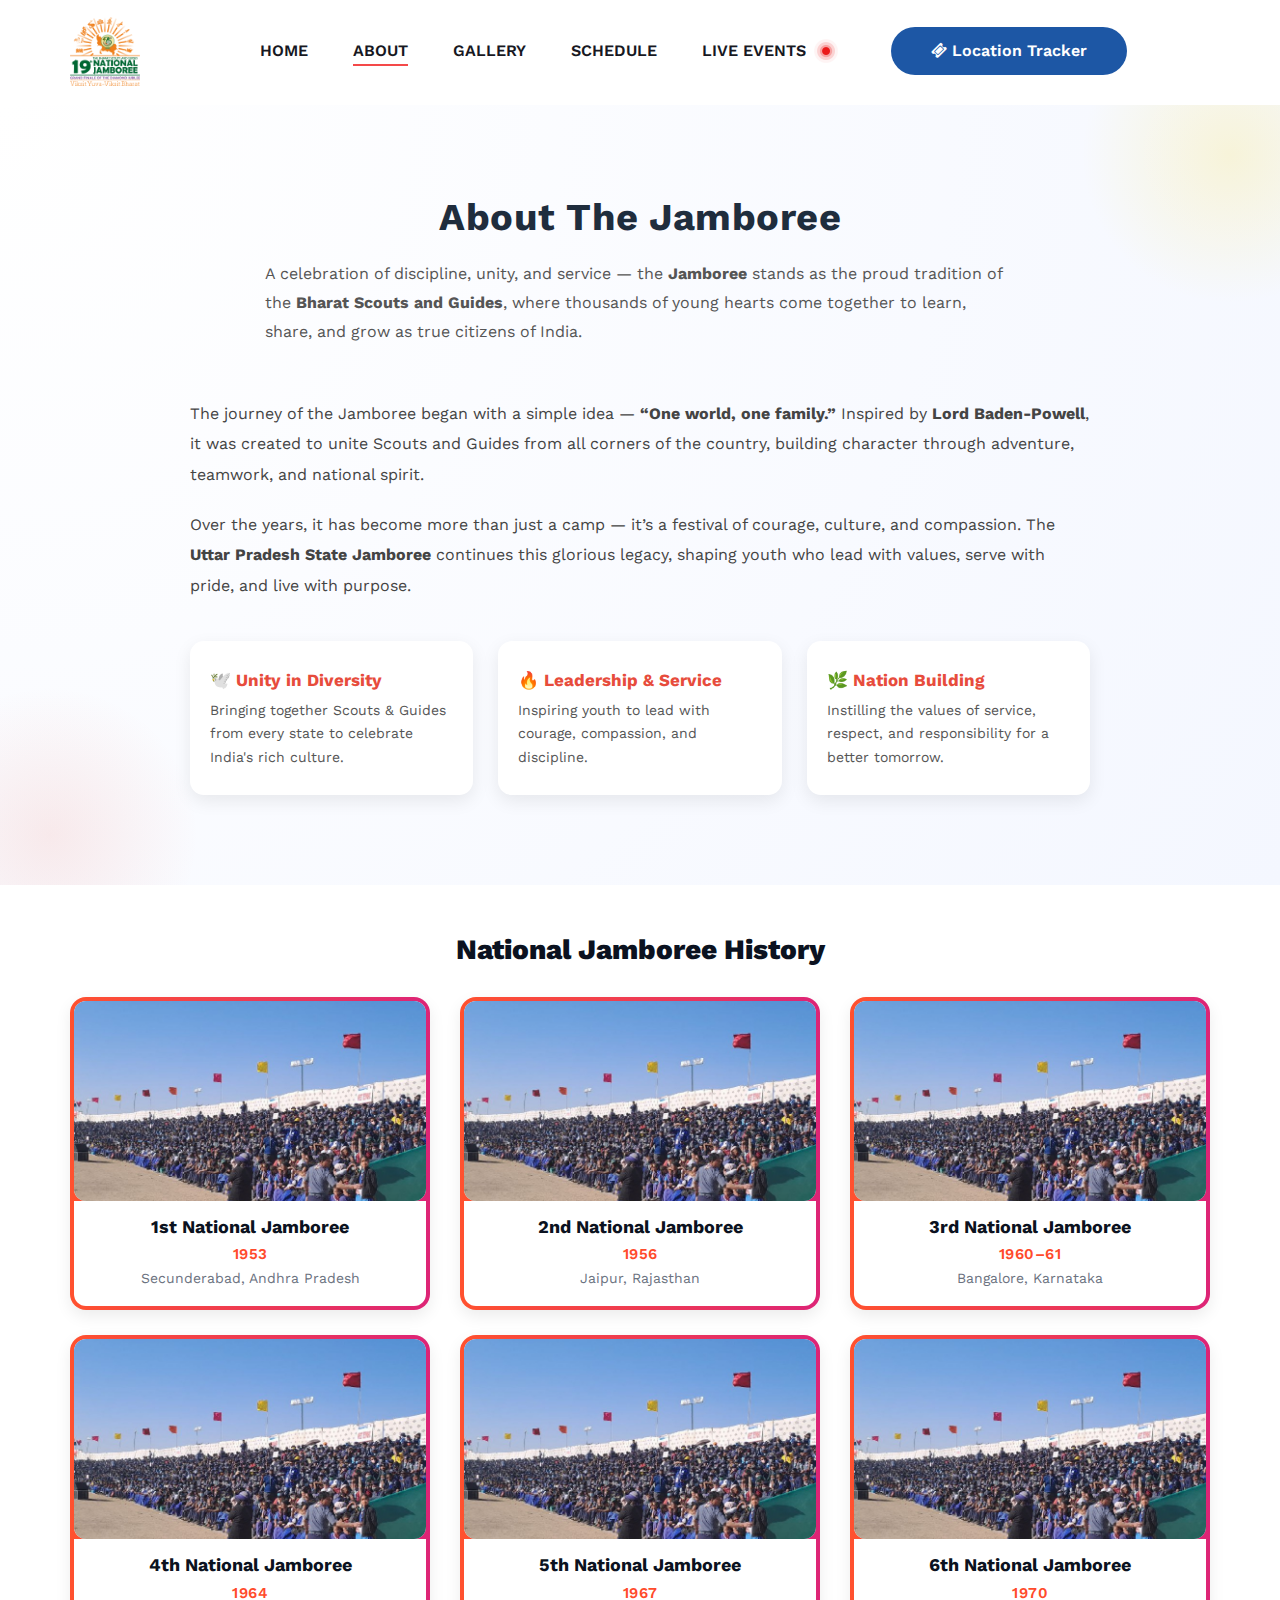
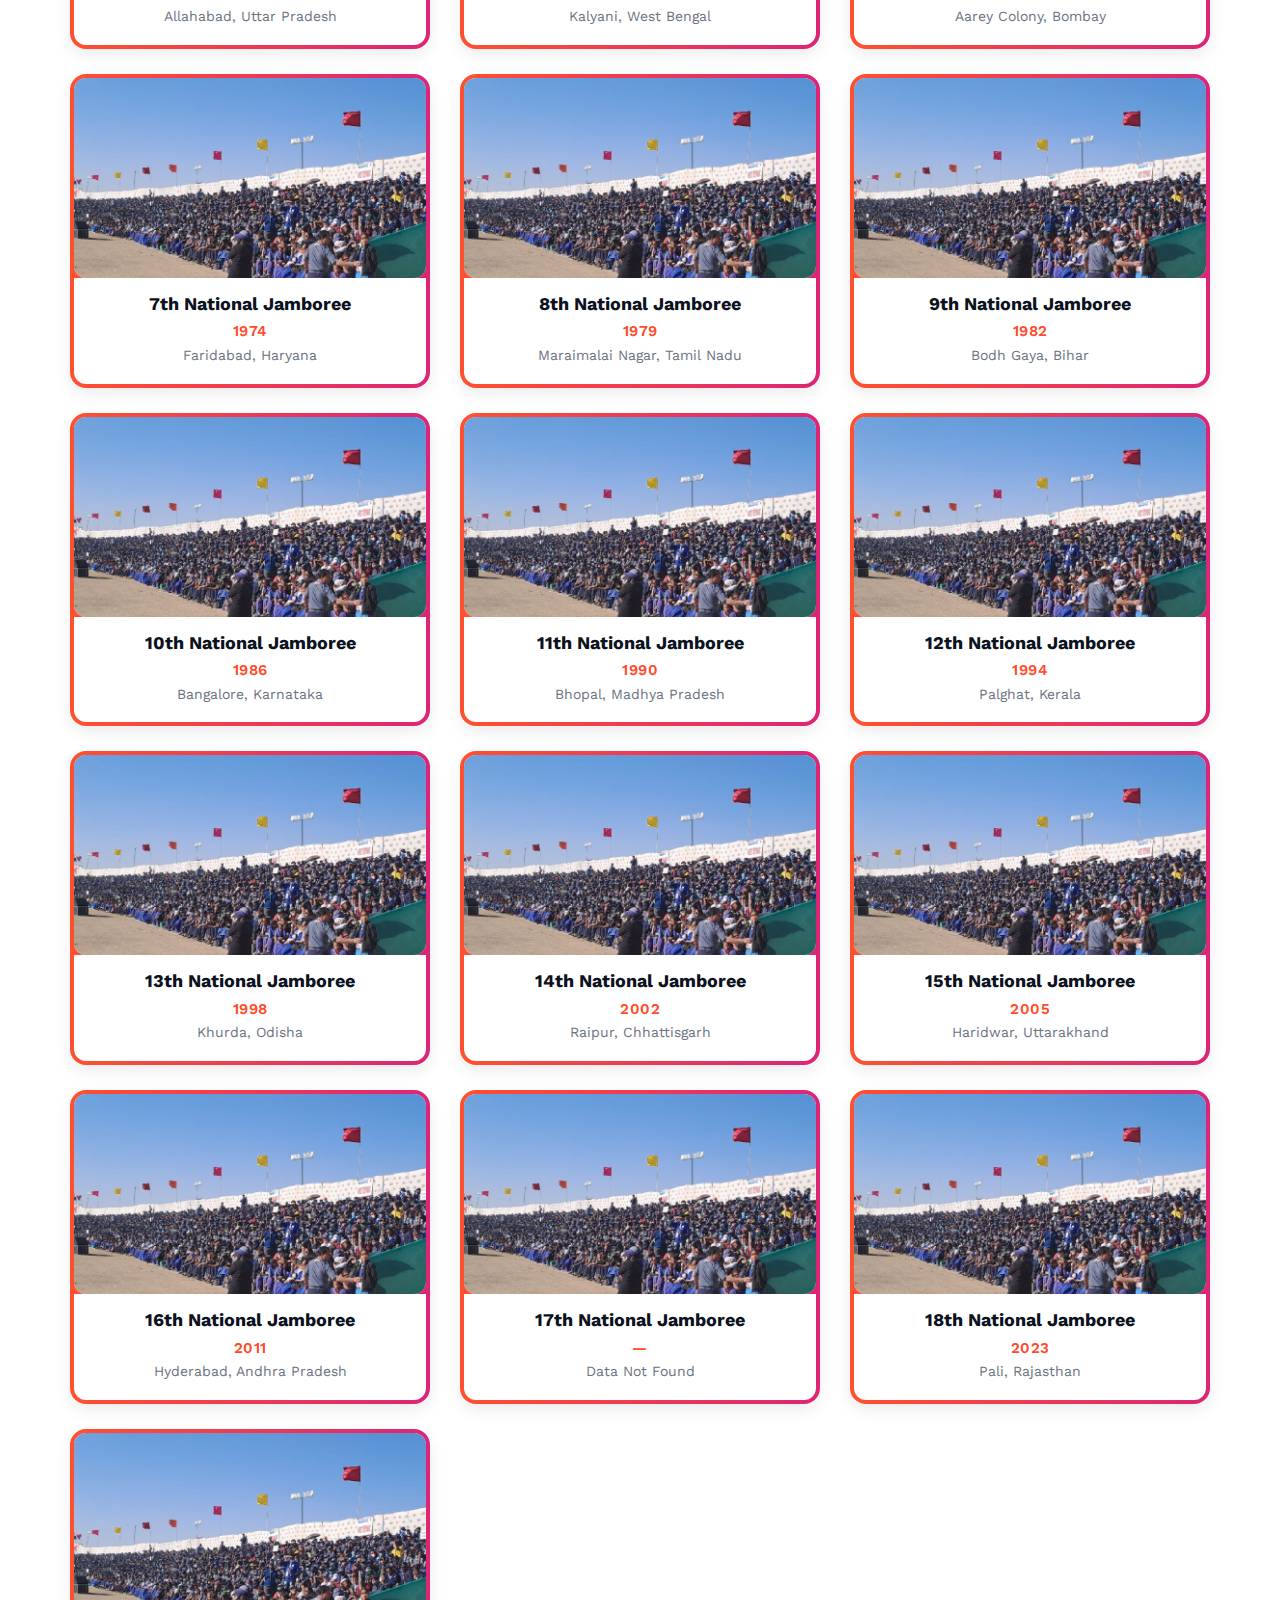
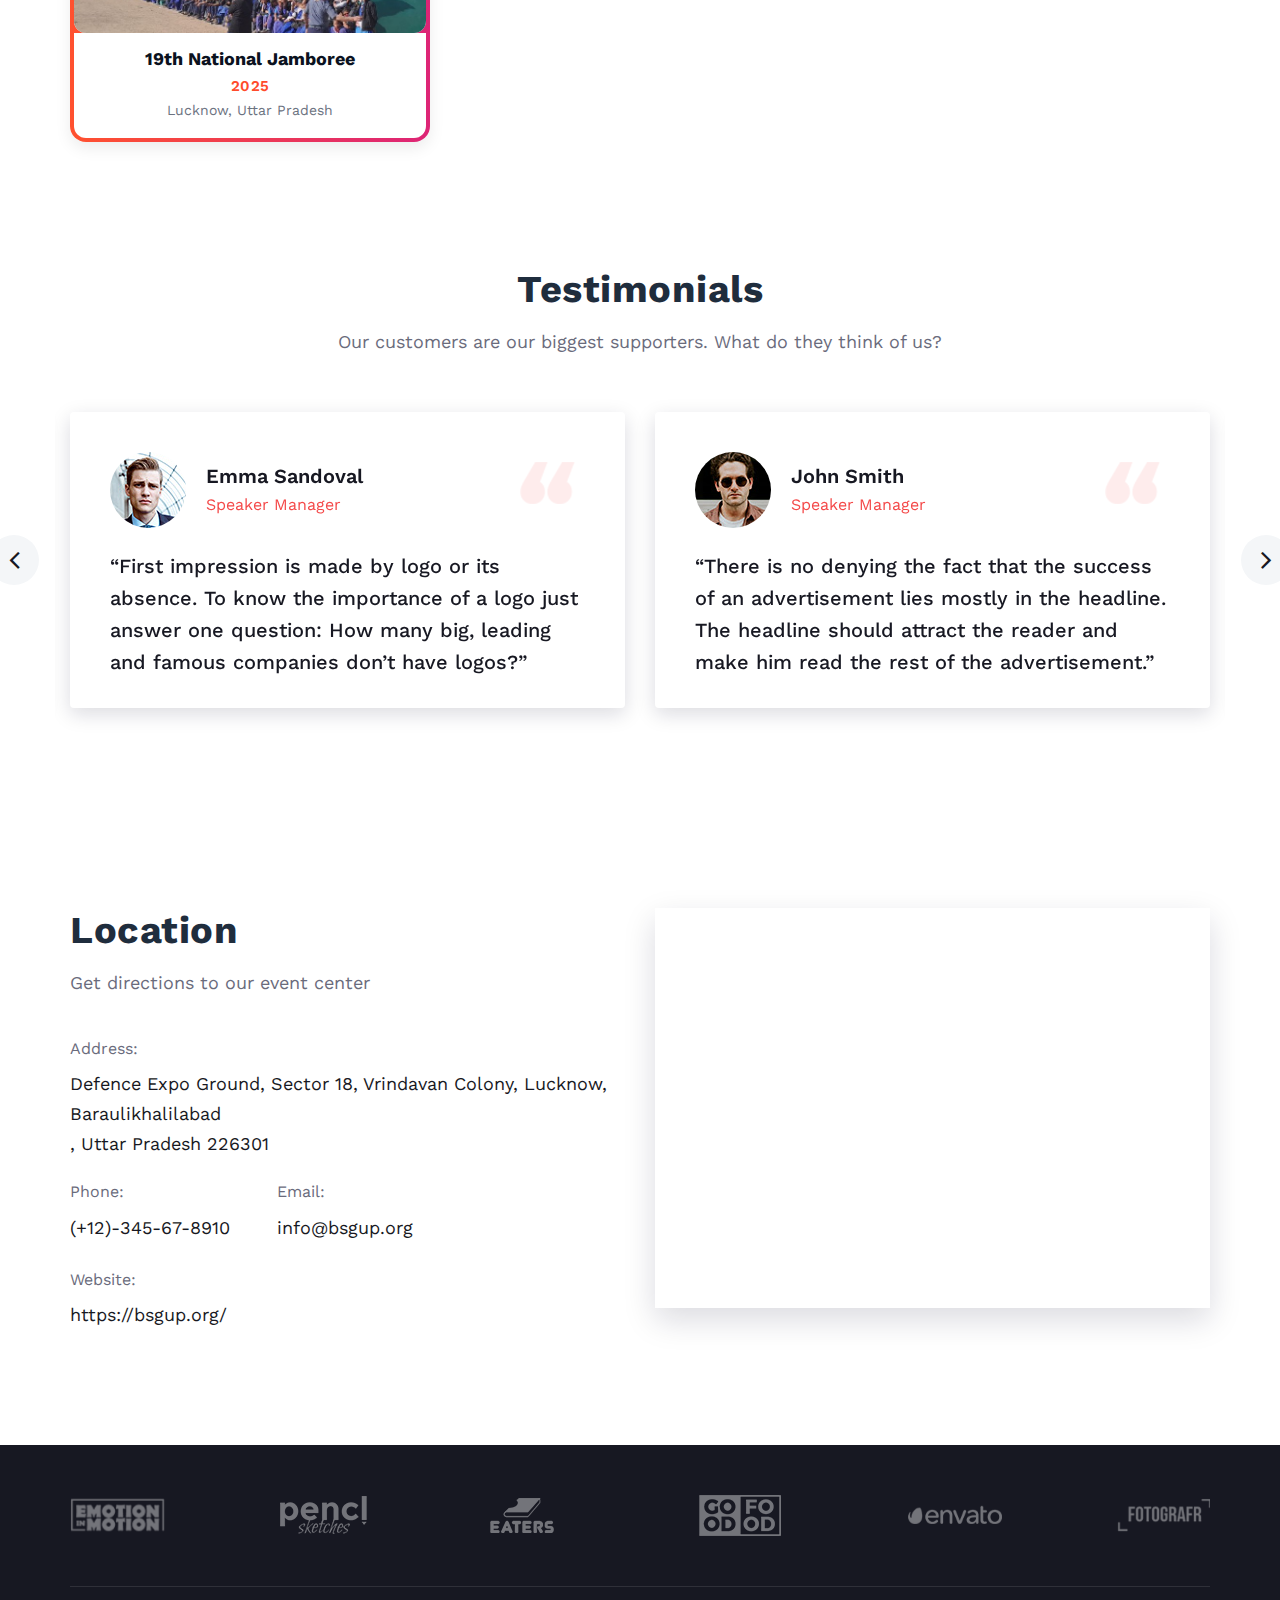
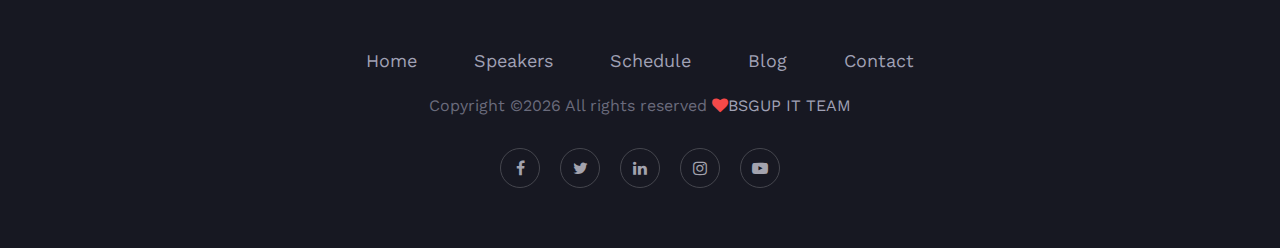
<file: manup-master/about-us.html>
<!DOCTYPE html>
<html lang="zxx">

<head>
  <meta charset="UTF-8">
  <meta name="description" content="19th National Jamboree - The Bharat Scouts and Guides">
  <meta name="keywords" content="Jamboree, Scouts, Guides, Bharat Scouts and Guides, Camp, Leadership, Adventure, Viksit Yuva Viksit Bharat">
  <meta name="viewport" content="width=device-width, initial-scale=1.0">
  <meta http-equiv="X-UA-Compatible" content="ie=edge">
  <title>19th Jamboree</title>

  <!-- 🔹 FAVICON SETUP (All Devices & Platforms) -->
  <link rel="apple-touch-icon" sizes="180x180" href="img/favicon/apple-touch-icon.png">
  <link rel="icon" type="image/png" sizes="32x32" href="img/favicon/favicon-32x32.png">
  <link rel="icon" type="image/png" sizes="16x16" href="img/favicon/favicon-16x16.png">
  <link rel="manifest" href="img/favicon/site.webmanifest">
  <link rel="icon" type="image/x-icon" href="img/favicon/favicon.ico">

  <!-- Optional for Android and Windows Tiles -->
  <meta name="theme-color" content="#e74c3c">
  <meta name="msapplication-TileColor" content="#e74c3c">

    <!-- Google Font -->
    <link href="https://fonts.googleapis.com/css?family=Work+Sans:400,500,600,700,800,900&display=swap" rel="stylesheet">
    <link href="https://fonts.googleapis.com/css?family=Poppins:400,500,600,700&display=swap" rel="stylesheet">


    <!-- Css Styles -->
    <link rel="stylesheet" href="css/bootstrap.min.css" type="text/css">
    <link rel="stylesheet" href="css/font-awesome.min.css" type="text/css">
    <link rel="stylesheet" href="css/elegant-icons.css" type="text/css">
    <link rel="stylesheet" href="css/owl.carousel.min.css" type="text/css">
    <link rel="stylesheet" href="css/magnific-popup.css" type="text/css">
    <link rel="stylesheet" href="css/slicknav.min.css" type="text/css">
    <link rel="stylesheet" href="css/style.css" type="text/css">
    <link rel="stylesheet" href="css/about.css" type="text/css">
</head>

<body>
    <!-- Page Preloder -->
    <div id="preloder">
        <div class="loader"></div>
    </div>

    <!-- Header Section Begin -->
<header class="header-section header-desktop">
    <div class="container">
        <div class="logo">
            <a href="./index.html">
                <img src="img/logojamboree.png" alt="" style="width:70px; height:auto;">
            </a>
        </div>
        <div class="nav-menu">
            <nav class="mainmenu">
                <ul>
                    <li><a href="./index.html">Home</a></li>
                    <li class="active"><a href="./about-us.html">About</a></li>
                    <li><a href="./gallery.html">Gallery</a></li>
                    <li><a href="./schedule.html">Schedule</a></li>
                    <li>
                      <a href="./schedule.html" style="display:inline-flex; align-items:center; line-height:1;">
                        Live Events 
                        <img src="img/livedot.gif" alt="Fun Base" style="width:40px; height:40px;">
                      </a>
                    </li>
                </ul>
            </nav>
            <a href="./location-tracker.html" class="primary-btn top-btn">
              <i class="fa fa-ticket"></i> Location Tracker
            </a>
        </div>
        <div id="mobile-menu-wrap"></div>
    </div>
</header>

<header class="jamb-header header-mobile">
  <div class="jamb-header-top">
    <div class="jamb-logo">
      <a href="./index.html">
        <img src="img/logojamboree.png" alt="Logo">
      </a>
    </div>
    <div class="jamb-hamburger" id="hamburger">&#9776;</div>
  </div>

  <nav class="jamb-menu" id="jambMenu">
    <ul class="jamb-menu-list">
      <li><a href="./index.html">Home</a></li>
      <li class="active"><a href="./about-us.html">About</a></li>
      <li><a href="./gallery.html">Gallery</a></li>
      <li><a href="./schedule.html">Schedule</a></li>
      <li>
        <a href="./live-events.html" class="jamb-live-link">
          Live Events
          <img src="img/livedot.gif" alt="Live" class="jamb-live-dot">
        </a>
      </li>
    </ul>
  </nav>

  <a href="./location-tracker.html" class="jamb-btn">
    <i class="fa fa-ticket"></i> Location Tracker
  </a>
</header>

<!-- About Section Begin -->
<section class="about-section spad">
  <div class="container">
    <div class="section-title text-center">
      <h2>About The Jamboree</h2>
    <div class="section-title text-left">
      <p class="f-para">
        A celebration of discipline, unity, and service — the <b>Jamboree</b> stands as the proud tradition of the 
        <b>Bharat Scouts and Guides</b>, where thousands of young hearts come together to learn, share, and grow as true citizens of India.
      </p>
    </div>
    </div>

    <div class="about-content text-left">
      <p>
        The journey of the Jamboree began with a simple idea — <b>“One world, one family.”</b>  
        Inspired by <b>Lord Baden-Powell</b>, it was created to unite Scouts and Guides from all corners of the country, 
        building character through adventure, teamwork, and national spirit.
      </p>

      <p>
        Over the years, it has become more than just a camp — it’s a festival of courage, culture, and compassion.  
        The <b>Uttar Pradesh State Jamboree</b> continues this glorious legacy, shaping youth who lead with values, 
        serve with pride, and live with purpose.
      </p>

      <div class="about-highlight">
        <div class="highlight-box">
          <h4>🕊️ Unity in Diversity</h4>
          <p>Bringing together Scouts & Guides from every state to celebrate India's rich culture.</p>
        </div>
        <div class="highlight-box">
          <h4>🔥 Leadership & Service</h4>
          <p>Inspiring youth to lead with courage, compassion, and discipline.</p>
        </div>
        <div class="highlight-box">
          <h4>🌿 Nation Building</h4>
          <p>Instilling the values of service, respect, and responsibility for a better tomorrow.</p>
        </div>
      </div>
    </div>
  </div>
</section>
<!-- About Section End -->

<style>
/* --- Section Styling --- */
.about-section {
  padding: 90px 25px;
  background: radial-gradient(circle at top left, #ffffff 0%, #f4f7ff 100%);
  font-family: "Poppins", sans-serif;
  color: #2c3e50;
  position: relative;
  overflow: hidden;
}

/* light gold shimmer background effect */
.about-section::before {
  content: "";
  position: absolute;
  top: -100px;
  right: -100px;
  width: 300px;
  height: 300px;
  background: radial-gradient(circle, rgba(255,215,0,0.15), transparent 70%);
  z-index: 0;
}
.about-section::after {
  content: "";
  position: absolute;
  bottom: -100px;
  left: -100px;
  width: 300px;
  height: 300px;
  background: radial-gradient(circle, rgba(231,76,60,0.1), transparent 70%);
  z-index: 0;
}

.section-title {
  position: relative;
  z-index: 1;
}

.section-title h2 {
  font-size: 38px;
  font-weight: 700;
  color: #1f2d3d;
  margin-bottom: 15px;
  letter-spacing: 0.5px;
}

.section-title .f-para {
  font-size: 16px;
  color: #555;
  max-width: 750px;
  margin: 0 auto 40px;
  line-height: 1.8;
}

.about-content {
  position: relative;
  z-index: 1;
  max-width: 900px;
  margin: 0 auto;
}

.about-content p {
  font-size: 16px;
  color: #444;
  line-height: 1.9;
  margin-bottom: 20px;
  text-align: left;
}

/* --- Highlights --- */
.about-highlight {
  display: flex;
  justify-content: center;
  align-items: stretch;
  gap: 25px;
  flex-wrap: wrap;
  margin-top: 40px;
}

.highlight-box {
  background: #ffffff;
  border-radius: 14px;
  box-shadow: 0 6px 18px rgba(0,0,0,0.08);
  padding: 25px 20px;
  flex: 1 1 250px;
  transition: all 0.3s ease;
  border-top: 4px solid transparent;
}

.highlight-box:hover {
  transform: translateY(-6px);
  border-top: 4px solid #e74c3c;
  box-shadow: 0 10px 25px rgba(231,76,60,0.15);
}

.highlight-box h4 {
  font-size: 17px;
  font-weight: 700;
  color: #e74c3c;
  margin-bottom: 8px;
}

.highlight-box p {
  font-size: 14px;
  color: #555;
  line-height: 1.7;
  margin: 0;
}

/* Responsive */
@media (max-width: 992px) {
  .highlight-box {
    flex: 1 1 100%;
  }
  .section-title h2 {
    font-size: 30px;
  }
}
</style>
<!-- Story / Timeline Section -->
<br/>
<br/>

<section class="about-us-history">
  <div class="container">
    <h2 class="about-us-heading">National Jamboree History</h2>
    <div class="row">

      <!-- 1st Jamboree -->
      <div class="col-md-6 col-lg-4">
        <div class="about-us-card">
          <img src="img/jamb.jpg" alt="1st National Jamboree" class="about-us-img">
          <div class="about-us-body">
            <h5 class="about-us-title">1st National Jamboree</h5>
            <span class="about-us-year">1953</span>
            <span class="about-us-place">Secunderabad, Andhra Pradesh</span>
          </div>
        </div>
      </div>

      <!-- 2nd Jamboree -->
      <div class="col-md-6 col-lg-4">
        <div class="about-us-card">
          <img src="img/jamb.jpg" alt="2nd National Jamboree" class="about-us-img">
          <div class="about-us-body">
            <h5 class="about-us-title">2nd National Jamboree</h5>
            <span class="about-us-year">1956</span>
            <span class="about-us-place">Jaipur, Rajasthan</span>
          </div>
        </div>
      </div>

      <!-- 3rd Jamboree -->
      <div class="col-md-6 col-lg-4">
        <div class="about-us-card">
          <img src="img/jamb.jpg" alt="3rd National Jamboree" class="about-us-img">
          <div class="about-us-body">
            <h5 class="about-us-title">3rd National Jamboree</h5>
            <span class="about-us-year">1960–61</span>
            <span class="about-us-place">Bangalore, Karnataka</span>
          </div>
        </div>
      </div>

      <!-- 4th Jamboree -->
      <div class="col-md-6 col-lg-4">
        <div class="about-us-card">
          <img src="img/jamb.jpg" alt="4th National Jamboree" class="about-us-img">
          <div class="about-us-body">
            <h5 class="about-us-title">4th National Jamboree</h5>
            <span class="about-us-year">1964</span>
            <span class="about-us-place">Allahabad, Uttar Pradesh</span>
          </div>
        </div>
      </div>

      <!-- 5th Jamboree -->
      <div class="col-md-6 col-lg-4">
        <div class="about-us-card">
          <img src="img/jamb.jpg" alt="5th National Jamboree" class="about-us-img">
          <div class="about-us-body">
            <h5 class="about-us-title">5th National Jamboree</h5>
            <span class="about-us-year">1967</span>
            <span class="about-us-place">Kalyani, West Bengal</span>
          </div>
        </div>
      </div>

      <!-- 6th Jamboree -->
      <div class="col-md-6 col-lg-4">
        <div class="about-us-card">
          <img src="img/jamb.jpg" alt="6th National Jamboree" class="about-us-img">
          <div class="about-us-body">
            <h5 class="about-us-title">6th National Jamboree</h5>
            <span class="about-us-year">1970</span>
            <span class="about-us-place">Aarey Colony, Bombay</span>
          </div>
        </div>
      </div>

      <!-- 7th Jamboree -->
      <div class="col-md-6 col-lg-4">
        <div class="about-us-card">
          <img src="img/jamb.jpg" alt="7th National Jamboree" class="about-us-img">
          <div class="about-us-body">
            <h5 class="about-us-title">7th National Jamboree</h5>
            <span class="about-us-year">1974</span>
            <span class="about-us-place">Faridabad, Haryana</span>
          </div>
        </div>
      </div>

      <!-- 8th Jamboree -->
      <div class="col-md-6 col-lg-4">
        <div class="about-us-card">
          <img src="img/jamb.jpg" alt="8th National Jamboree" class="about-us-img">
          <div class="about-us-body">
            <h5 class="about-us-title">8th National Jamboree</h5>
            <span class="about-us-year">1979</span>
            <span class="about-us-place">Maraimalai Nagar, Tamil Nadu</span>
          </div>
        </div>
      </div>

      <!-- 9th Jamboree -->
      <div class="col-md-6 col-lg-4">
        <div class="about-us-card">
          <img src="img/jamb.jpg" alt="9th National Jamboree" class="about-us-img">
          <div class="about-us-body">
            <h5 class="about-us-title">9th National Jamboree</h5>
            <span class="about-us-year">1982</span>
            <span class="about-us-place">Bodh Gaya, Bihar</span>
          </div>
        </div>
      </div>

      <!-- 10th Jamboree -->
      <div class="col-md-6 col-lg-4">
        <div class="about-us-card">
          <img src="img/jamb.jpg" alt="10th National Jamboree" class="about-us-img">
          <div class="about-us-body">
            <h5 class="about-us-title">10th National Jamboree</h5>
            <span class="about-us-year">1986</span>
            <span class="about-us-place">Bangalore, Karnataka</span>
          </div>
        </div>
      </div>

      <!-- 11th Jamboree -->
      <div class="col-md-6 col-lg-4">
        <div class="about-us-card">
          <img src="img/jamb.jpg" alt="11th National Jamboree" class="about-us-img">
          <div class="about-us-body">
            <h5 class="about-us-title">11th National Jamboree</h5>
            <span class="about-us-year">1990</span>
            <span class="about-us-place">Bhopal, Madhya Pradesh</span>
          </div>
        </div>
      </div>

      <!-- 12th Jamboree -->
      <div class="col-md-6 col-lg-4">
        <div class="about-us-card">
          <img src="img/jamb.jpg" alt="12th National Jamboree" class="about-us-img">
          <div class="about-us-body">
            <h5 class="about-us-title">12th National Jamboree</h5>
            <span class="about-us-year">1994</span>
            <span class="about-us-place">Palghat, Kerala</span>
          </div>
        </div>
      </div>

      <!-- 13th Jamboree -->
      <div class="col-md-6 col-lg-4">
        <div class="about-us-card">
          <img src="img/jamb.jpg" alt="13th National Jamboree" class="about-us-img">
          <div class="about-us-body">
            <h5 class="about-us-title">13th National Jamboree</h5>
            <span class="about-us-year">1998</span>
            <span class="about-us-place">Khurda, Odisha</span>
          </div>
        </div>
      </div>

      <!-- 14th Jamboree -->
      <div class="col-md-6 col-lg-4">
        <div class="about-us-card">
          <img src="img/jamb.jpg" alt="14th National Jamboree" class="about-us-img">
          <div class="about-us-body">
            <h5 class="about-us-title">14th National Jamboree</h5>
            <span class="about-us-year">2002</span>
            <span class="about-us-place">Raipur, Chhattisgarh</span>
          </div>
        </div>
      </div>

      <!-- 15th Jamboree -->
      <div class="col-md-6 col-lg-4">
        <div class="about-us-card">
          <img src="img/jamb.jpg" alt="15th National Jamboree" class="about-us-img">
          <div class="about-us-body">
            <h5 class="about-us-title">15th National Jamboree</h5>
            <span class="about-us-year">2005</span>
            <span class="about-us-place">Haridwar, Uttarakhand</span>
          </div>
        </div>
      </div>

      <!-- 16th Jamboree -->
      <div class="col-md-6 col-lg-4">
        <div class="about-us-card">
          <img src="img/jamb.jpg" alt="16th National Jamboree" class="about-us-img">
          <div class="about-us-body">
            <h5 class="about-us-title">16th National Jamboree</h5>
            <span class="about-us-year">2011</span>
            <span class="about-us-place">Hyderabad, Andhra Pradesh</span>
          </div>
        </div>
      </div>

      <!-- 17th Jamboree -->
      <div class="col-md-6 col-lg-4">
        <div class="about-us-card">
          <img src="img/jamb.jpg" alt="17th National Jamboree" class="about-us-img">
          <div class="about-us-body">
            <h5 class="about-us-title">17th National Jamboree</h5>
            <span class="about-us-year">—</span>
            <span class="about-us-place">Data Not Found</span>
          </div>
        </div>
      </div>

      <!-- 18th Jamboree -->
      <div class="col-md-6 col-lg-4">
        <div class="about-us-card">
          <img src="img/jamb.jpg" alt="18th National Jamboree" class="about-us-img">
          <div class="about-us-body">
            <h5 class="about-us-title">18th National Jamboree</h5>
            <span class="about-us-year">2023</span>
            <span class="about-us-place">Pali, Rajasthan</span>
          </div>
        </div>
      </div>

      <!-- 19th Jamboree -->
      <div class="col-md-6 col-lg-4">
        <div class="about-us-card">
          <img src="img/jamb.jpg" alt="19th National Jamboree" class="about-us-img">
          <div class="about-us-body">
            <h5 class="about-us-title">19th National Jamboree</h5>
            <span class="about-us-year">2025</span>
            <span class="about-us-place">Lucknow, Uttar Pradesh</span>
          </div>
        </div>
      </div>

    </div>
  </div>
</section>
    <!-- Testimonial Section Begin -->
    <section class="testimonial-section spad">
        <div class="container">
            <div class="row">
                <div class="col-lg-12">
                    <div class="section-title">
                        <h2>Testimonials</h2>
                        <p>Our customers are our biggest supporters. What do they think of us?</p>
                    </div>
                </div>
            </div>
            <div class="row">
                <div class="col-lg-12">
                    <div class="row">
                        <div class="testimonial-slider owl-carousel">
                            <div class="col-lg-6">
                                <div class="testimonial-item">
                                    <div class="ti-author">
                                        <div class="quote-pic">
                                            <img src="img/quote.png" alt="">
                                        </div>
                                        <div class="ta-pic">
                                            <img src="img/testimonial/testimonial-1.jpg" alt="">
                                        </div>
                                        <div class="ta-text">
                                            <h5>Emma Sandoval</h5>
                                            <span>Speaker Manager</span>
                                        </div>
                                    </div>
                                    <p>“First impression is made by logo or its absence. To know the importance of a logo just answer one question: How many big, leading and famous companies don’t have logos?”</p>
                                </div>
                            </div>
                            <div class="col-lg-6">
                                <div class="testimonial-item">
                                    <div class="ti-author">
                                        <div class="quote-pic">
                                            <img src="img/quote.png" alt="">
                                        </div>
                                        <div class="ta-pic">
                                            <img src="img/testimonial/testimonial-2.jpg" alt="">
                                        </div>
                                        <div class="ta-text">
                                            <h5>John Smith</h5>
                                            <span>Speaker Manager</span>
                                        </div>
                                    </div>
                                    <p>“There is no denying the fact that the success of an advertisement lies mostly in the headline. The headline should attract the reader and make him read the rest of the advertisement.”</p>
                                </div>
                            </div>
                            <div class="col-lg-6">
                                <div class="testimonial-item">
                                    <div class="ti-author">
                                        <div class="quote-pic">
                                            <img src="img/quote.png" alt="">
                                        </div>
                                        <div class="ta-pic">
                                            <img src="img/testimonial/testimonial-2.jpg" alt="">
                                        </div>
                                        <div class="ta-text">
                                            <h5>John Smith</h5>
                                            <span>Speaker Manager</span>
                                        </div>
                                    </div>
                                    <p>“There is no denying the fact that the success of an advertisement lies mostly in the headline. The headline should attract the reader and make him read the rest of the advertisement.”</p>
                                </div>
                            </div>
                        </div>
                    </div>
                </div>
            </div>
        </div>
    </section>
    <!-- Testimonial Section End -->


    <!-- Contact Section Begin -->
    <section class="contact-section spad">
        <div class="container">
            <div class="row">
                <div class="col-lg-6">
                    <div class="section-title">
                        <h2>Location</h2>
                        <p>Get directions to our event center</p>
                    </div>
                    <div class="cs-text">
                        <div class="ct-address">
                            <span>Address:</span>
                            <p>Defence Expo Ground, Sector 18, Vrindavan Colony, Lucknow, Baraulikhalilabad <br />, Uttar Pradesh 226301</p>
                        </div>
                        <ul>
                            <li>
                                <span>Phone:</span>
                                (+12)-345-67-8910
                            </li>
                            <li>
                                <span>Email:</span>
                                info@bsgup.org
                            </li>
                        </ul>
                        <div class="ct-links">
                            <span>Website:</span>
                            <p>https://bsgup.org/</p>
                        </div>
                    </div>
                </div>
                <div class="col-lg-6">
                    <div class="cs-map">
                        <iframe
                            src="https://www.google.com/maps/embed?pb=!1m18!1m12!1m3!1d1781.271111641778!2d80.96100157956998!3d26.75898072031404!2m3!1f0!2f0!3f0!3m2!1i1024!2i768!4f13.1!3m3!1m2!1s0x399bfb0057dd6d7b%3A0xf260c17bd7c58a0e!2sConstruction%20Machinery%20Expo!5e0!3m2!1sen!2sin!4v1759470751005!5m2!1sen!2sin" width="600" height="450" style="border:0;" allowfullscreen="" loading="lazy" referrerpolicy="no-referrer-when-downgrade"
                            height="400" style="border:0;" allowfullscreen=""></iframe>
                    </div>
                </div>
            </div>
        </div>
    </section>
    <!-- Contact Section End -->

    <!-- Footer Section Begin -->
    <footer class="footer-section">
        <div class="container">
            <div class="partner-logo owl-carousel">
                <a href="#" class="pl-table">
                    <div class="pl-tablecell">
                        <img src="img/partner-logo/logo-1.png" alt="">
                    </div>
                </a>
                <a href="#" class="pl-table">
                    <div class="pl-tablecell">
                        <img src="img/partner-logo/logo-2.png" alt="">
                    </div>
                </a>
                <a href="#" class="pl-table">
                    <div class="pl-tablecell">
                        <img src="img/partner-logo/logo-3.png" alt="">
                    </div>
                </a>
                <a href="#" class="pl-table">
                    <div class="pl-tablecell">
                        <img src="img/partner-logo/logo-4.png" alt="">
                    </div>
                </a>
                <a href="#" class="pl-table">
                    <div class="pl-tablecell">
                        <img src="img/partner-logo/logo-5.png" alt="">
                    </div>
                </a>
                <a href="#" class="pl-table">
                    <div class="pl-tablecell">
                        <img src="img/partner-logo/logo-6.png" alt="">
                    </div>
                </a>
            </div>
            <div class="row">
                <div class="col-lg-12">
                    <div class="footer-text">
                        <ul>
                            <li><a href="#">Home</a></li>
                            <li><a href="#">Speakers</a></li>
                            <li><a href="#">Schedule</a></li>
                            <li><a href="#">Blog</a></li>
                            <li><a href="#">Contact</a></li>
                        </ul>
                        <div class="copyright-text"><p><!-- Link back to Colorlib can't be removed. Template is licensed under CC BY 3.0. -->
  Copyright &copy;<script>document.write(new Date().getFullYear());</script> All rights reserved  <i class="fa fa-heart" aria-hidden="true"> </i><a href="https://bsgup.org/" target="_blank">BSGUP IT TEAM</a>
  <!-- Link back to Colorlib can't be removed. Template is licensed under CC BY 3.0. --></p></div>
                        <div class="ft-social">
                            <a href="#"><i class="fa fa-facebook"></i></a>
                            <a href="#"><i class="fa fa-twitter"></i></a>
                            <a href="#"><i class="fa fa-linkedin"></i></a>
                            <a href="#"><i class="fa fa-instagram"></i></a>
                            <a href="#"><i class="fa fa-youtube-play"></i></a>
                        </div>
                    </div>
                </div>
            </div>
        </div>
    </footer>
    <!-- Footer Section End -->

    <!-- Js Plugins -->
    <script src="js/jquery-3.3.1.min.js"></script>
    <script src="js/bootstrap.min.js"></script>
    <script src="js/jquery.magnific-popup.min.js"></script>
    <script src="js/jquery.countdown.min.js"></script>
    <script src="js/jquery.slicknav.js"></script>
    <script src="js/owl.carousel.min.js"></script>
    <script src="js/main.js"></script>
</body>
<script>
  const slides = document.querySelectorAll('.unique-testimonal');
  let currentIndex = 0;

  function showSlide(index) {
    slides.forEach((slide, i) => {
      slide.style.display = (i === index) ? 'flex' : 'none';
    });
  }

  function nextSlide() {
    currentIndex = (currentIndex + 1) % slides.length;
    showSlide(currentIndex);
  }

  // Initialize first slide
  showSlide(currentIndex);

  // Auto change every 3 seconds
  setInterval(nextSlide, 3000);

document.addEventListener('DOMContentLoaded', function(){
  const hamburger = document.getElementById('hamburger');
  const menu = document.getElementById('jambMenu');

  hamburger.addEventListener('click', function(){
    menu.style.display = (menu.style.display === 'block') ? 'none' : 'block';
  });
});


</script>
</html>
</file>
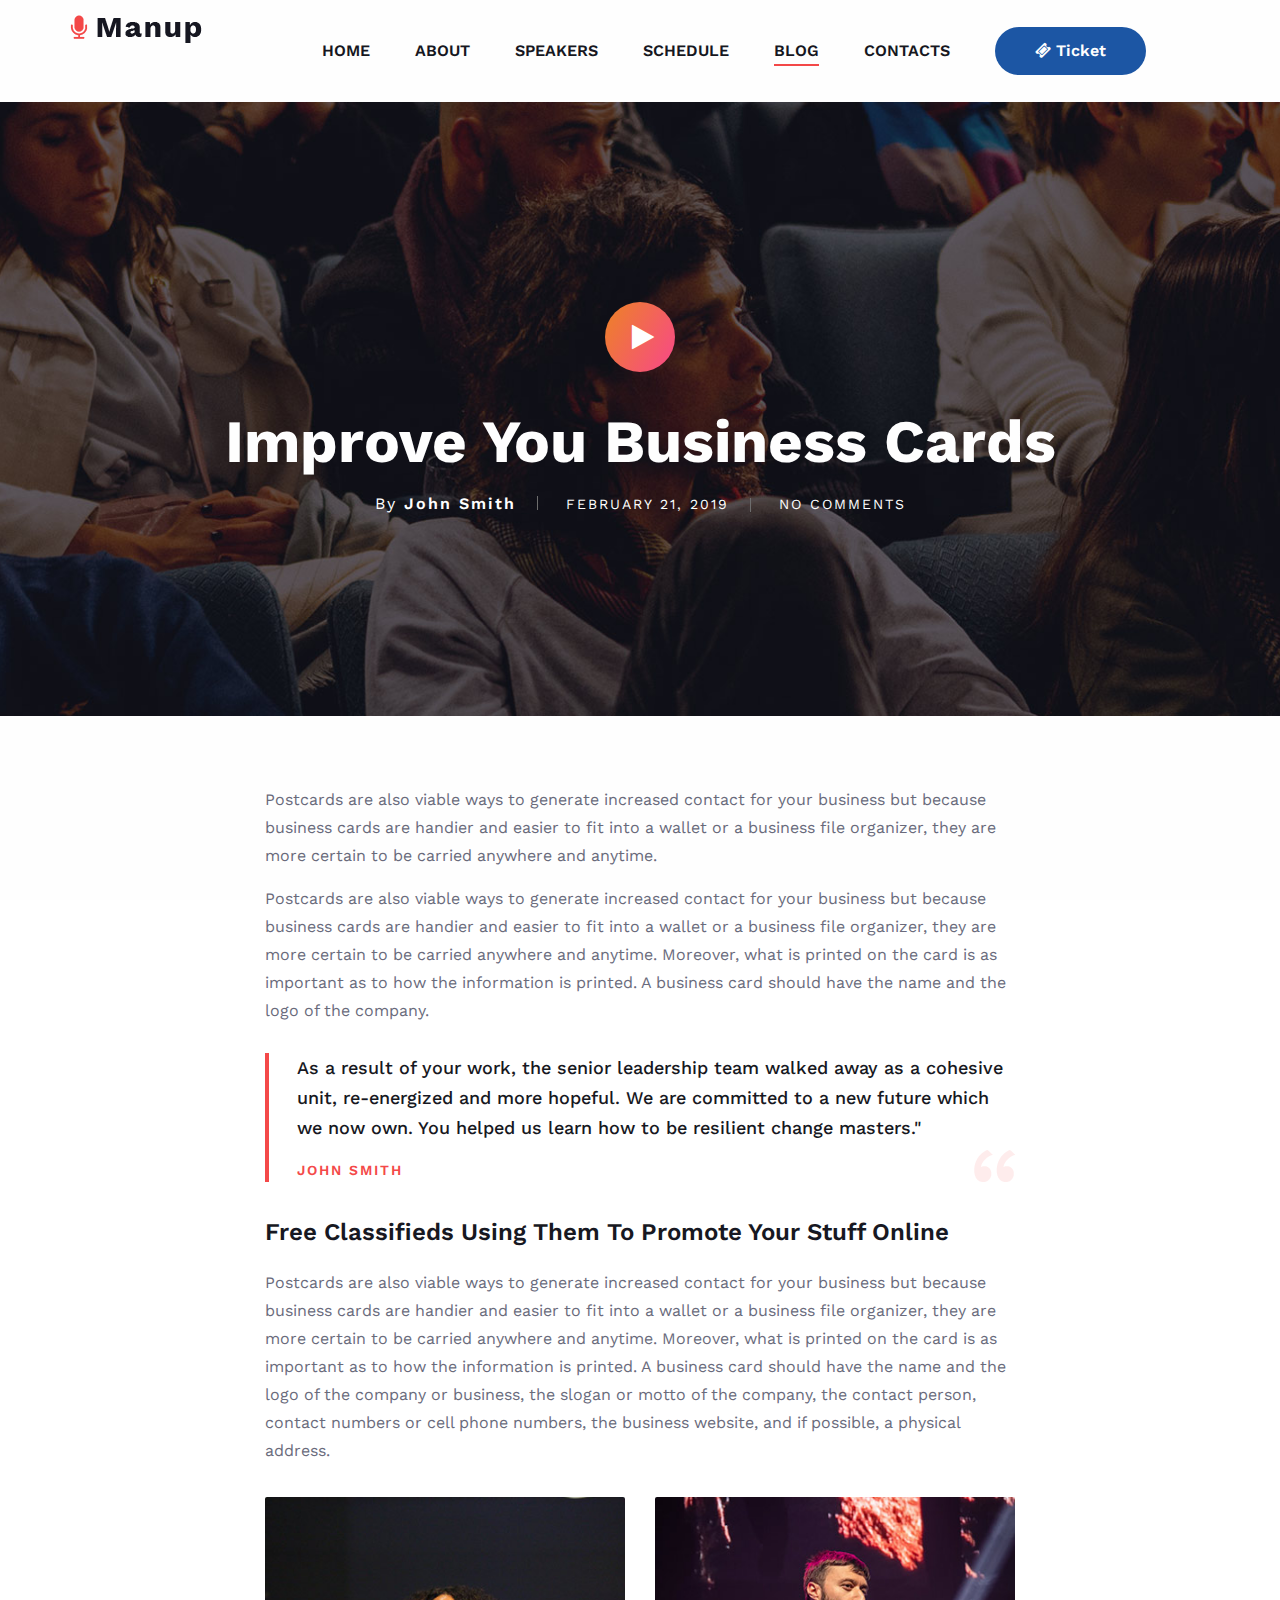
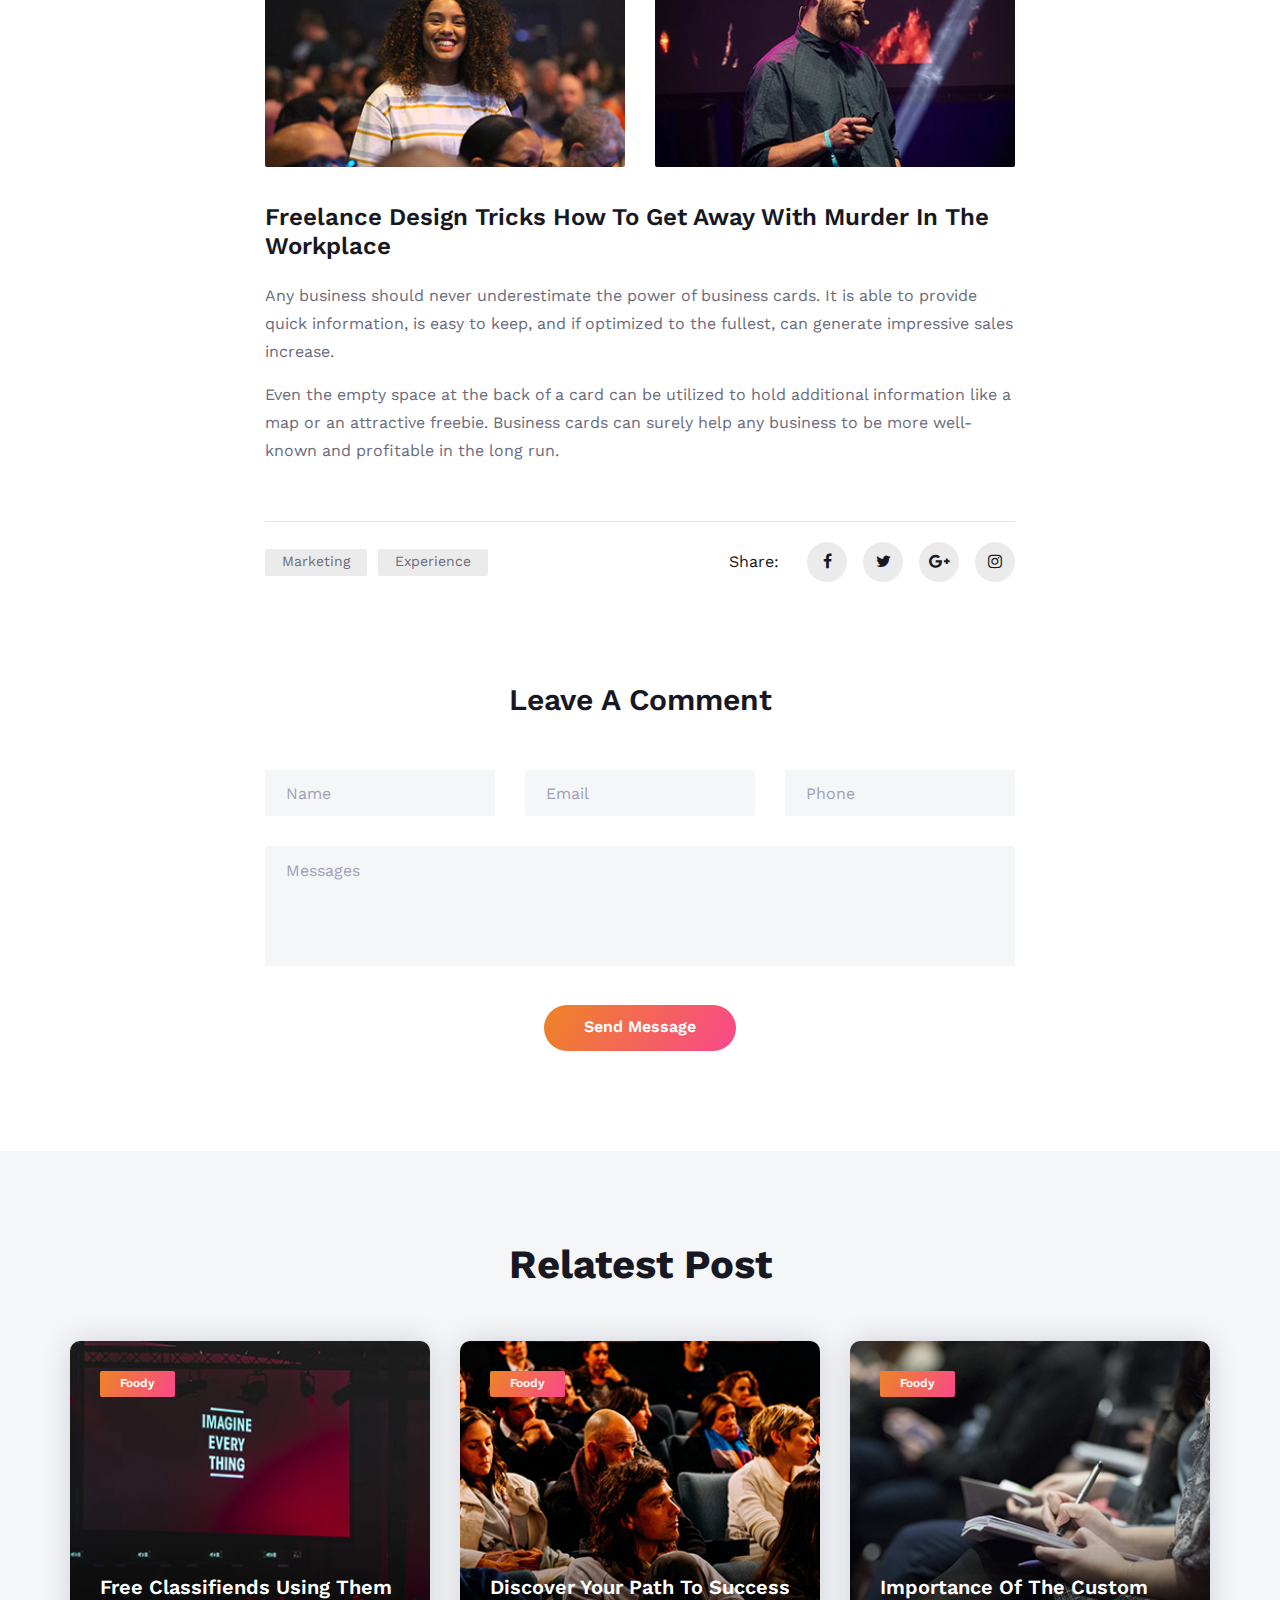
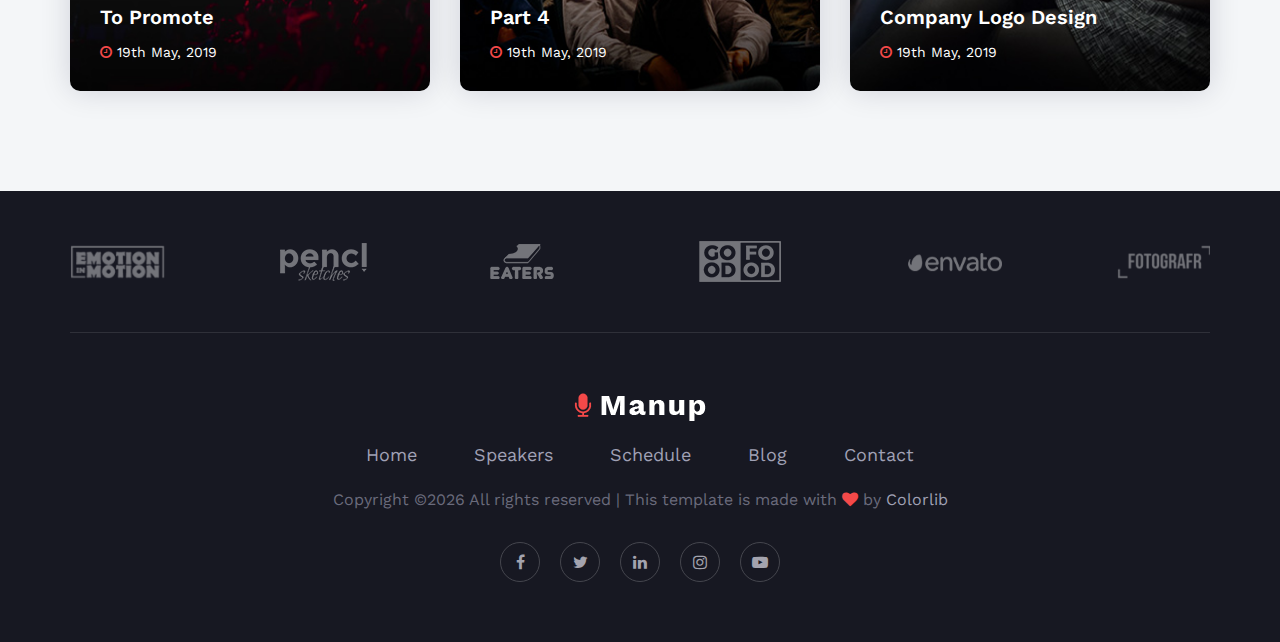
<file: manup-master/blog-details.html>
<!DOCTYPE html>
<html lang="zxx">

<head>
    <meta charset="UTF-8">
    <meta name="description" content="Manup Template">
    <meta name="keywords" content="Manup, unica, creative, html">
    <meta name="viewport" content="width=device-width, initial-scale=1.0">
    <meta http-equiv="X-UA-Compatible" content="ie=edge">
    <title>Manup | Template</title>

    <!-- Google Font -->
    <link href="https://fonts.googleapis.com/css?family=Work+Sans:400,500,600,700,800,900&display=swap"
        rel="stylesheet">
    <link href="https://fonts.googleapis.com/css?family=Poppins:400,500,600,700&display=swap" rel="stylesheet">


    <!-- Css Styles -->
    <link rel="stylesheet" href="css/bootstrap.min.css" type="text/css">
    <link rel="stylesheet" href="css/font-awesome.min.css" type="text/css">
    <link rel="stylesheet" href="css/elegant-icons.css" type="text/css">
    <link rel="stylesheet" href="css/owl.carousel.min.css" type="text/css">
    <link rel="stylesheet" href="css/magnific-popup.css" type="text/css">
    <link rel="stylesheet" href="css/slicknav.min.css" type="text/css">
    <link rel="stylesheet" href="css/style.css" type="text/css">
</head>

<body>
    <!-- Page Preloder -->
    <div id="preloder">
        <div class="loader"></div>
    </div>

    <!-- Header Section Begin -->
    <header class="header-section">
        <div class="container">
            <div class="logo">
                <a href="./index.html">
                    <img src="img/logo.png" alt="">
                </a>
            </div>
            <div class="nav-menu">
                <nav class="mainmenu mobile-menu">
                    <ul>
                        <li><a href="./index.html">Home</a></li>
                        <li><a href="./about-us.html">About</a></li>
                        <li><a href="./speaker.html">Speakers</a>
                            <ul class="dropdown">
                                <li><a href="#">Jayden</a></li>
                                <li><a href="#">Sara</a></li>
                                <li><a href="#">Emma</a></li>
                                <li><a href="#">Harriet</a></li>
                            </ul>
                        </li>
                        <li><a href="./schedule.html">Schedule</a></li>
                        <li class="active"><a href="./blog.html">Blog</a></li>
                        <li><a href="./contact.html">Contacts</a></li>
                    </ul>
                </nav>
                <a href="#" class="primary-btn top-btn"><i class="fa fa-ticket"></i> Ticket</a>
            </div>
            <div id="mobile-menu-wrap"></div>
        </div>
    </header>
    <!-- Header End -->

    <!-- Blog Details Hero Section Begin -->
    <section class="blog-hero-section set-bg" data-setbg="img/blog/blog-details/blog-details-hero.jpg">
        <div class="container">
            <div class="row">
                <div class="col-lg-12">
                    <div class="bh-text">
                        <a href="https://www.youtube.com/watch?v=EzKkl64rRbM" class="play-btn video-popup"><i
                                class="fa fa-play"></i></a>
                        <h2>Improve You Business Cards</h2>
                        <ul>
                            <li><span>By <strong>John Smith</strong></span></li>
                            <li>February 21, 2019</li>
                            <li>No Comments</li>
                        </ul>
                    </div>
                </div>
            </div>
        </div>
    </section>
    <!-- Blog Details Hero Section End -->

    <!-- Blog Details Section Begin -->
    <section class="blog-details-section">
        <div class="container">
            <div class="row">
                <div class="col-lg-8 m-auto">
                    <div class="bd-text">
                        <div class="bd-title">
                            <p>Postcards are also viable ways to generate increased contact for your business but
                                because business cards are handier and easier to fit into a wallet or a business file
                                organizer, they are more certain to be carried anywhere and anytime.</p>
                            <p>Postcards are also viable ways to generate increased contact for your business but
                                because business cards are handier and easier to fit into a wallet or a business file
                                organizer, they are more certain to be carried anywhere and anytime. Moreover, what is
                                printed on the card is as important as to how the information is printed. A business
                                card should have the name and the logo of the company.</p>
                        </div>
                        <div class="bd-quote">
                            <p>As a result of your work, the senior leadership team walked away as a cohesive unit,
                                re-energized and more hopeful. We are committed to a new future which we now own. You
                                helped us learn how to be resilient change masters."</p>
                            <span>John Smith</span>
                            <img src="img/quote-left.png" alt="">
                        </div>
                        <div class="bd-more-text">
                            <h4>Free Classifieds Using Them To Promote Your Stuff Online</h4>
                            <p>Postcards are also viable ways to generate increased contact for your business but
                                because business cards are handier and easier to fit into a wallet or a business file
                                organizer, they are more certain to be carried anywhere and anytime. Moreover, what is
                                printed on the card is as important as to how the information is printed. A business
                                card should have the name and the logo of the company or business, the slogan or motto
                                of the company, the contact person, contact numbers or cell phone numbers, the business
                                website, and if possible, a physical address.</p>
                        </div>
                        <div class="bd-more-pic">
                            <div class="row">
                                <div class="col-md-6">
                                    <img src="img/blog/blog-details/blog-more-1.jpg" alt="">
                                </div>
                                <div class="col-md-6">
                                    <img src="img/blog/blog-details/blog-more-2.jpg" alt="">
                                </div>
                            </div>
                        </div>
                        <div class="bd-more-text second-text">
                            <h4>Freelance Design Tricks How To Get Away With Murder In The Workplace</h4>
                            <p>Any business should never underestimate the power of business cards. It is able to
                                provide quick information, is easy to keep, and if optimized to the fullest, can
                                generate impressive sales increase.</p>
                            <p>Even the empty space at the back of a card can be utilized to hold additional information
                                like a map or an attractive freebie. Business cards can surely help any business to be
                                more well-known and profitable in the long run.</p>
                        </div>
                        <div class="bd-tag-share">
                            <div class="tag">
                                <a href="#">Marketing</a>
                                <a href="#">Experience</a>
                            </div>
                            <div class="s-share">
                                <span>Share:</span>
                                <a href="#"><i class="fa fa-facebook"></i></a>
                                <a href="#"><i class="fa fa-twitter"></i></a>
                                <a href="#"><i class="fa fa-google-plus"></i></a>
                                <a href="#"><i class="fa fa-instagram"></i></a>
                            </div>
                        </div>
                    </div>
                </div>
            </div>
        </div>
    </section>
    <!-- Blog Details Section End -->

    <!-- Comment Form Section Begin -->
    <div class="comment-section spad">
        <div class="container">
            <div class="row">
                <div class="col-lg-12">
                    <div class="section-title">
                        <h3>Leave A Comment</h3>
                    </div>
                </div>
            </div>
            <div class="row">
                <div class="col-lg-8 m-auto">
                    <form action="#" class="comment-form">
                        <div class="row">
                            <div class="col-lg-4">
                                <input type="text" placeholder="Name">
                            </div>
                            <div class="col-lg-4">
                                <input type="text" placeholder="Email">
                            </div>
                            <div class="col-lg-4">
                                <input type="text" placeholder="Phone">
                            </div>
                            <div class="col-lg-12 text-center">
                                <textarea placeholder="Messages"></textarea>
                                <button type="submit" class="site-btn">Send Message</button>
                            </div>
                        </div>
                    </form>
                </div>
            </div>
        </div>
    </div>
    <!-- Comment Form Section End -->

    <!-- Related Post Section Begin -->
    <section class="related-post-section spad">
        <div class="container">
            <div class="row">
                <div class="col-lg-12">
                    <div class="section-title">
                        <h2>Relatest Post</h2>
                    </div>
                </div>
            </div>
            <div class="row">
                <div class="col-md-4">
                    <div class="blog-item set-bg" data-setbg="img/related-post/related-post-1.jpg">
                        <div class="bi-tag bg-gradient">Foody</div>
                        <div class="bi-text">
                            <h5><a href="#">Free Classifiends Using Them To Promote</a></h5>
                            <span><i class="fa fa-clock-o"></i> 19th May, 2019</span>
                        </div>
                    </div>
                </div>
                <div class="col-md-4">
                    <div class="blog-item set-bg" data-setbg="img/related-post/related-post-2.jpg">
                        <div class="bi-tag bg-gradient">Foody</div>
                        <div class="bi-text">
                            <h5><a href="#">Discover Your Path To Success Part 4</a></h5>
                            <span><i class="fa fa-clock-o"></i> 19th May, 2019</span>
                        </div>
                    </div>
                </div>
                <div class="col-md-4">
                    <div class="blog-item set-bg" data-setbg="img/related-post/related-post-3.jpg">
                        <div class="bi-tag bg-gradient">Foody</div>
                        <div class="bi-text">
                            <h5><a href="#">Importance Of The Custom Company Logo Design</a></h5>
                            <span><i class="fa fa-clock-o"></i> 19th May, 2019</span>
                        </div>
                    </div>
                </div>
            </div>
        </div>
    </section>
    <!-- Related Post Section End -->

    <!-- Footer Section Begin -->
    <footer class="footer-section">
        <div class="container">
            <div class="partner-logo owl-carousel">
                <a href="#" class="pl-table">
                    <div class="pl-tablecell">
                        <img src="img/partner-logo/logo-1.png" alt="">
                    </div>
                </a>
                <a href="#" class="pl-table">
                    <div class="pl-tablecell">
                        <img src="img/partner-logo/logo-2.png" alt="">
                    </div>
                </a>
                <a href="#" class="pl-table">
                    <div class="pl-tablecell">
                        <img src="img/partner-logo/logo-3.png" alt="">
                    </div>
                </a>
                <a href="#" class="pl-table">
                    <div class="pl-tablecell">
                        <img src="img/partner-logo/logo-4.png" alt="">
                    </div>
                </a>
                <a href="#" class="pl-table">
                    <div class="pl-tablecell">
                        <img src="img/partner-logo/logo-5.png" alt="">
                    </div>
                </a>
                <a href="#" class="pl-table">
                    <div class="pl-tablecell">
                        <img src="img/partner-logo/logo-6.png" alt="">
                    </div>
                </a>
            </div>
            <div class="row">
                <div class="col-lg-12">
                    <div class="footer-text">
                        <div class="ft-logo">
                            <a href="#" class="footer-logo"><img src="img/footer-logo.png" alt=""></a>
                        </div>
                        <ul>
                            <li><a href="#">Home</a></li>
                            <li><a href="#">Speakers</a></li>
                            <li><a href="#">Schedule</a></li>
                            <li><a href="#">Blog</a></li>
                            <li><a href="#">Contact</a></li>
                        </ul>
                        <div class="copyright-text"><p><!-- Link back to Colorlib can't be removed. Template is licensed under CC BY 3.0. -->
  Copyright &copy;<script>document.write(new Date().getFullYear());</script> All rights reserved | This template is made with <i class="fa fa-heart" aria-hidden="true"></i> by <a href="https://colorlib.com" target="_blank">Colorlib</a>
  <!-- Link back to Colorlib can't be removed. Template is licensed under CC BY 3.0. --></p></div>
                        <div class="ft-social">
                            <a href="#"><i class="fa fa-facebook"></i></a>
                            <a href="#"><i class="fa fa-twitter"></i></a>
                            <a href="#"><i class="fa fa-linkedin"></i></a>
                            <a href="#"><i class="fa fa-instagram"></i></a>
                            <a href="#"><i class="fa fa-youtube-play"></i></a>
                        </div>
                    </div>
                </div>
            </div>
        </div>
    </footer>
    <!-- Footer Section End -->

    <!-- Js Plugins -->
    <script src="js/jquery-3.3.1.min.js"></script>
    <script src="js/bootstrap.min.js"></script>
    <script src="js/jquery.magnific-popup.min.js"></script>
    <script src="js/jquery.countdown.min.js"></script>
    <script src="js/jquery.slicknav.js"></script>
    <script src="js/owl.carousel.min.js"></script>
    <script src="js/main.js"></script>
</body>

</html>
</file>
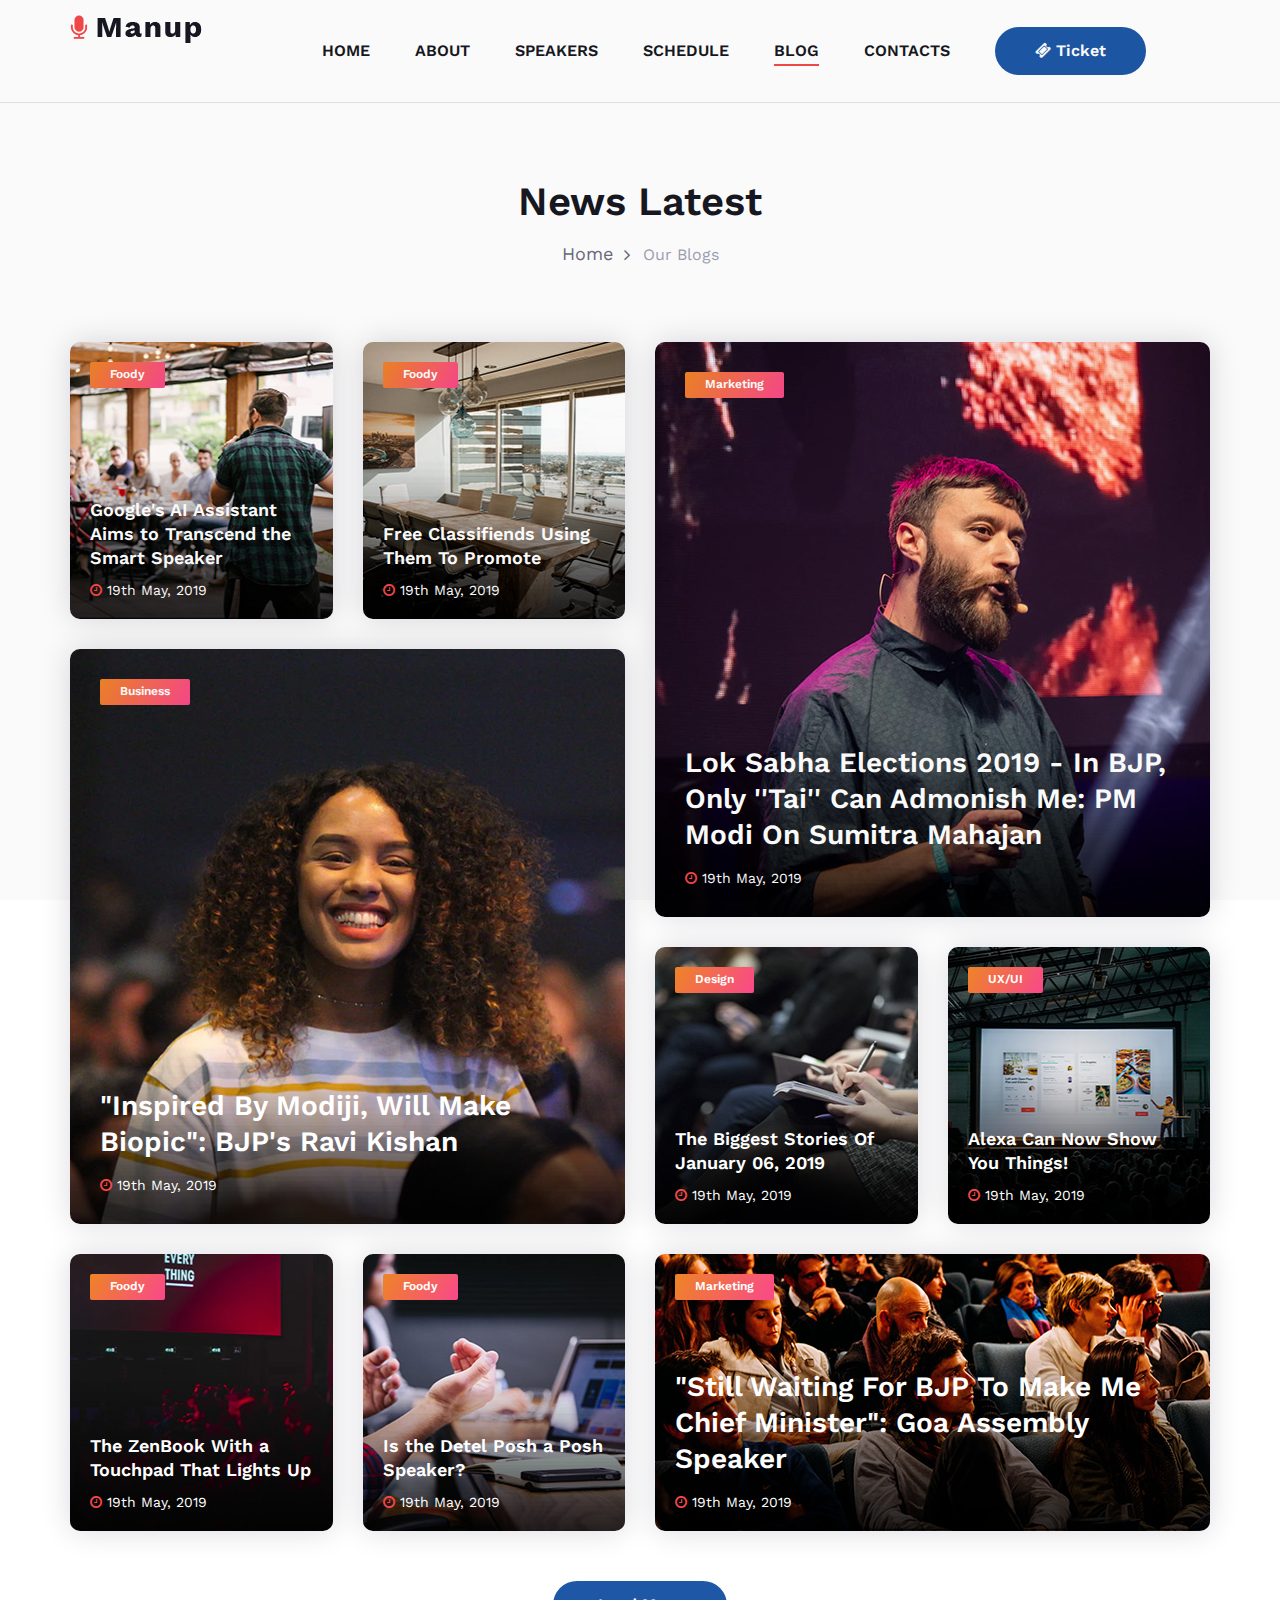
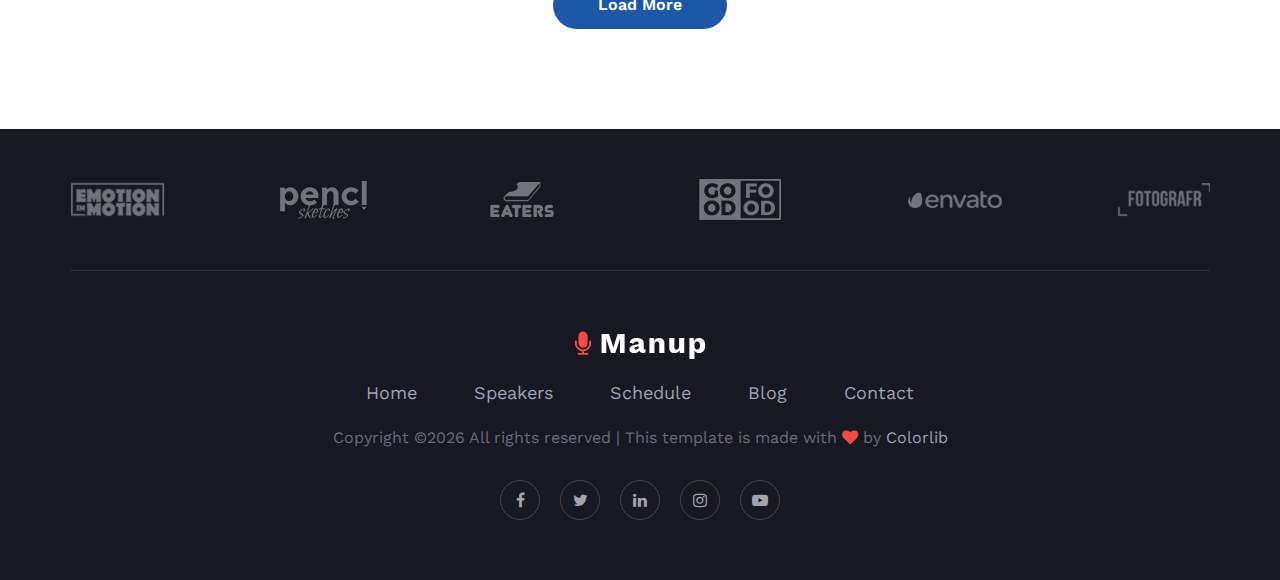
<file: manup-master/blog.html>
<!DOCTYPE html>
<html lang="zxx">

<head>
    <meta charset="UTF-8">
    <meta name="description" content="Manup Template">
    <meta name="keywords" content="Manup, unica, creative, html">
    <meta name="viewport" content="width=device-width, initial-scale=1.0">
    <meta http-equiv="X-UA-Compatible" content="ie=edge">
    <title>Manup | Template</title>

    <!-- Google Font -->
    <link href="https://fonts.googleapis.com/css?family=Work+Sans:400,500,600,700,800,900&display=swap"
        rel="stylesheet">
    <link href="https://fonts.googleapis.com/css?family=Poppins:400,500,600,700&display=swap" rel="stylesheet">


    <!-- Css Styles -->
    <link rel="stylesheet" href="css/bootstrap.min.css" type="text/css">
    <link rel="stylesheet" href="css/font-awesome.min.css" type="text/css">
    <link rel="stylesheet" href="css/elegant-icons.css" type="text/css">
    <link rel="stylesheet" href="css/owl.carousel.min.css" type="text/css">
    <link rel="stylesheet" href="css/magnific-popup.css" type="text/css">
    <link rel="stylesheet" href="css/slicknav.min.css" type="text/css">
    <link rel="stylesheet" href="css/style.css" type="text/css">
</head>

<body>
    <!-- Page Preloder -->
    <div id="preloder">
        <div class="loader"></div>
    </div>

    <!-- Header Section Begin -->
    <header class="header-section header-normal">
        <div class="container">
            <div class="logo">
                <a href="./index.html">
                    <img src="img/logo.png" alt="">
                </a>
            </div>
            <div class="nav-menu">
                <nav class="mainmenu mobile-menu">
                    <ul>
                        <li><a href="./index.html">Home</a></li>
                        <li><a href="./about-us.html">About</a></li>
                        <li><a href="./speaker.html">Speakers</a>
                            <ul class="dropdown">
                                <li><a href="#">Jayden</a></li>
                                <li><a href="#">Sara</a></li>
                                <li><a href="#">Emma</a></li>
                                <li><a href="#">Harriet</a></li>
                            </ul>
                        </li>
                        <li><a href="./schedule.html">Schedule</a></li>
                        <li class="active"><a href="./blog.html">Blog</a></li>
                        <li><a href="./contact.html">Contacts</a></li>
                    </ul>
                </nav>
                <a href="#" class="primary-btn top-btn"><i class="fa fa-ticket"></i> Ticket</a>
            </div>
            <div id="mobile-menu-wrap"></div>
        </div>
    </header>
    <!-- Header End -->

    <!-- Breadcrumb Section Begin -->
    <section class="breadcrumb-section">
        <div class="container">
            <div class="row">
                <div class="col-lg-12">
                    <div class="breadcrumb-text">
                        <h2>News Latest</h2>
                        <div class="bt-option">
                            <a href="#">Home</a>
                            <span>Our Blogs</span>
                        </div>
                    </div>
                </div>
            </div>
        </div>
    </section>
    <!-- Breadcrumb Section End -->

    <!-- Blog Section Begin -->
    <section class="blog-section spad">
        <div class="container">
            <div class="row">
                <div class="col-lg-6">
                    <div class="row">
                        <div class="col-md-6">
                            <div class="blog-item set-bg" data-setbg="img/blog/blog-1.jpg">
                                <div class="bi-tag bg-gradient">Foody</div>
                                <div class="bi-text">
                                    <h5><a href="./blog-details.html">Google's AI Assistant Aims to Transcend the Smart Speaker</a></h5>
                                    <span><i class="fa fa-clock-o"></i> 19th May, 2019</span>
                                </div>
                            </div>
                        </div>
                        <div class="col-md-6">
                            <div class="blog-item set-bg" data-setbg="img/blog/blog-2.jpg">
                                <div class="bi-tag bg-gradient">Foody</div>
                                <div class="bi-text">
                                    <h5><a href="./blog-details.html">Free Classifiends Using Them To Promote</a></h5>
                                    <span><i class="fa fa-clock-o"></i> 19th May, 2019</span>
                                </div>
                            </div>
                        </div>
                    </div>
                    <div class="blog-item set-bg large-item" data-setbg="img/blog/blog-4.jpg">
                        <div class="bi-tag bg-gradient">Business</div>
                        <div class="bi-text">
                            <h3><a href="./blog-details.html">"Inspired By Modiji, Will Make Biopic": BJP's Ravi Kishan</a></h3>
                            <span><i class="fa fa-clock-o"></i> 19th May, 2019</span>
                        </div>
                    </div>
                    <div class="row">
                        <div class="col-md-6">
                            <div class="blog-item set-bg" data-setbg="img/blog/blog-7.jpg">
                                <div class="bi-tag bg-gradient">Foody</div>
                                <div class="bi-text">
                                    <h5><a href="./blog-details.html">The ZenBook With a Touchpad That Lights Up</a></h5>
                                    <span><i class="fa fa-clock-o"></i> 19th May, 2019</span>
                                </div>
                            </div>
                        </div>
                        <div class="col-md-6">
                            <div class="blog-item set-bg" data-setbg="img/blog/blog-8.jpg">
                                <div class="bi-tag bg-gradient">Foody</div>
                                <div class="bi-text">
                                    <h5><a href="./blog-details.html">Is the Detel Posh a Posh Speaker?</a></h5>
                                    <span><i class="fa fa-clock-o"></i> 19th May, 2019</span>
                                </div>
                            </div>
                        </div>
                    </div>
                </div>
                <div class="col-lg-6">
                    <div class="blog-item set-bg large-item" data-setbg="img/blog/blog-3.jpg">
                        <div class="bi-tag bg-gradient">Marketing</div>
                        <div class="bi-text">
                            <h3><a href="./blog-details.html">Lok Sabha Elections 2019 - In BJP, Only ''Tai'' Can Admonish Me: PM Modi On Sumitra
                                Mahajan</a></h3>
                            <span><i class="fa fa-clock-o"></i> 19th May, 2019</span>
                        </div>
                    </div>
                    <div class="row">
                        <div class="col-md-6">
                            <div class="blog-item set-bg" data-setbg="img/blog/blog-5.jpg">
                                <div class="bi-tag bg-gradient">Design</div>
                                <div class="bi-text">
                                    <h5><a href="./blog-details.html">The Biggest Stories Of January 06, 2019</a></h5>
                                    <span><i class="fa fa-clock-o"></i> 19th May, 2019</span>
                                </div>
                            </div>
                        </div>
                        <div class="col-md-6">
                            <div class="blog-item set-bg" data-setbg="img/blog/blog-6.jpg">
                                <div class="bi-tag bg-gradient">UX/UI</div>
                                <div class="bi-text">
                                    <h5><a href="./blog-details.html">Alexa Can Now Show You Things!</a></h5>
                                    <span><i class="fa fa-clock-o"></i> 19th May, 2019</span>
                                </div>
                            </div>
                        </div>
                    </div>
                    <div class="blog-item set-bg" data-setbg="img/blog/blog-9.jpg">
                        <div class="bi-tag bg-gradient">Marketing</div>
                        <div class="bi-text">
                            <h3><a href="./blog-details.html">"Still Waiting For BJP To Make Me Chief Minister": Goa Assembly Speaker</a></h3>
                            <span><i class="fa fa-clock-o"></i> 19th May, 2019</span>
                        </div>
                    </div>
                </div>
            </div>
            <div class="load-more blog-more">
                <a href="#" class="primary-btn">Load More</a>
            </div>
        </div>
    </section>
    <!-- Blog Section End -->

    <!-- Footer Section Begin -->
    <footer class="footer-section">
        <div class="container">
            <div class="partner-logo owl-carousel">
                <a href="#" class="pl-table">
                    <div class="pl-tablecell">
                        <img src="img/partner-logo/logo-1.png" alt="">
                    </div>
                </a>
                <a href="#" class="pl-table">
                    <div class="pl-tablecell">
                        <img src="img/partner-logo/logo-2.png" alt="">
                    </div>
                </a>
                <a href="#" class="pl-table">
                    <div class="pl-tablecell">
                        <img src="img/partner-logo/logo-3.png" alt="">
                    </div>
                </a>
                <a href="#" class="pl-table">
                    <div class="pl-tablecell">
                        <img src="img/partner-logo/logo-4.png" alt="">
                    </div>
                </a>
                <a href="#" class="pl-table">
                    <div class="pl-tablecell">
                        <img src="img/partner-logo/logo-5.png" alt="">
                    </div>
                </a>
                <a href="#" class="pl-table">
                    <div class="pl-tablecell">
                        <img src="img/partner-logo/logo-6.png" alt="">
                    </div>
                </a>
            </div>
            <div class="row">
                <div class="col-lg-12">
                    <div class="footer-text">
                        <div class="ft-logo">
                            <a href="#" class="footer-logo"><img src="img/footer-logo.png" alt=""></a>
                        </div>
                        <ul>
                            <li><a href="#">Home</a></li>
                            <li><a href="#">Speakers</a></li>
                            <li><a href="#">Schedule</a></li>
                            <li><a href="#">Blog</a></li>
                            <li><a href="#">Contact</a></li>
                        </ul>
                        <div class="copyright-text"><p><!-- Link back to Colorlib can't be removed. Template is licensed under CC BY 3.0. -->
  Copyright &copy;<script>document.write(new Date().getFullYear());</script> All rights reserved | This template is made with <i class="fa fa-heart" aria-hidden="true"></i> by <a href="https://colorlib.com" target="_blank">Colorlib</a>
  <!-- Link back to Colorlib can't be removed. Template is licensed under CC BY 3.0. --></p></div>
                        <div class="ft-social">
                            <a href="#"><i class="fa fa-facebook"></i></a>
                            <a href="#"><i class="fa fa-twitter"></i></a>
                            <a href="#"><i class="fa fa-linkedin"></i></a>
                            <a href="#"><i class="fa fa-instagram"></i></a>
                            <a href="#"><i class="fa fa-youtube-play"></i></a>
                        </div>
                    </div>
                </div>
            </div>
        </div>
    </footer>
    <!-- Footer Section End -->

    <!-- Js Plugins -->
    <script src="js/jquery-3.3.1.min.js"></script>
    <script src="js/bootstrap.min.js"></script>
    <script src="js/jquery.magnific-popup.min.js"></script>
    <script src="js/jquery.countdown.min.js"></script>
    <script src="js/jquery.slicknav.js"></script>
    <script src="js/owl.carousel.min.js"></script>
    <script src="js/main.js"></script>
</body>

</html>
</file>
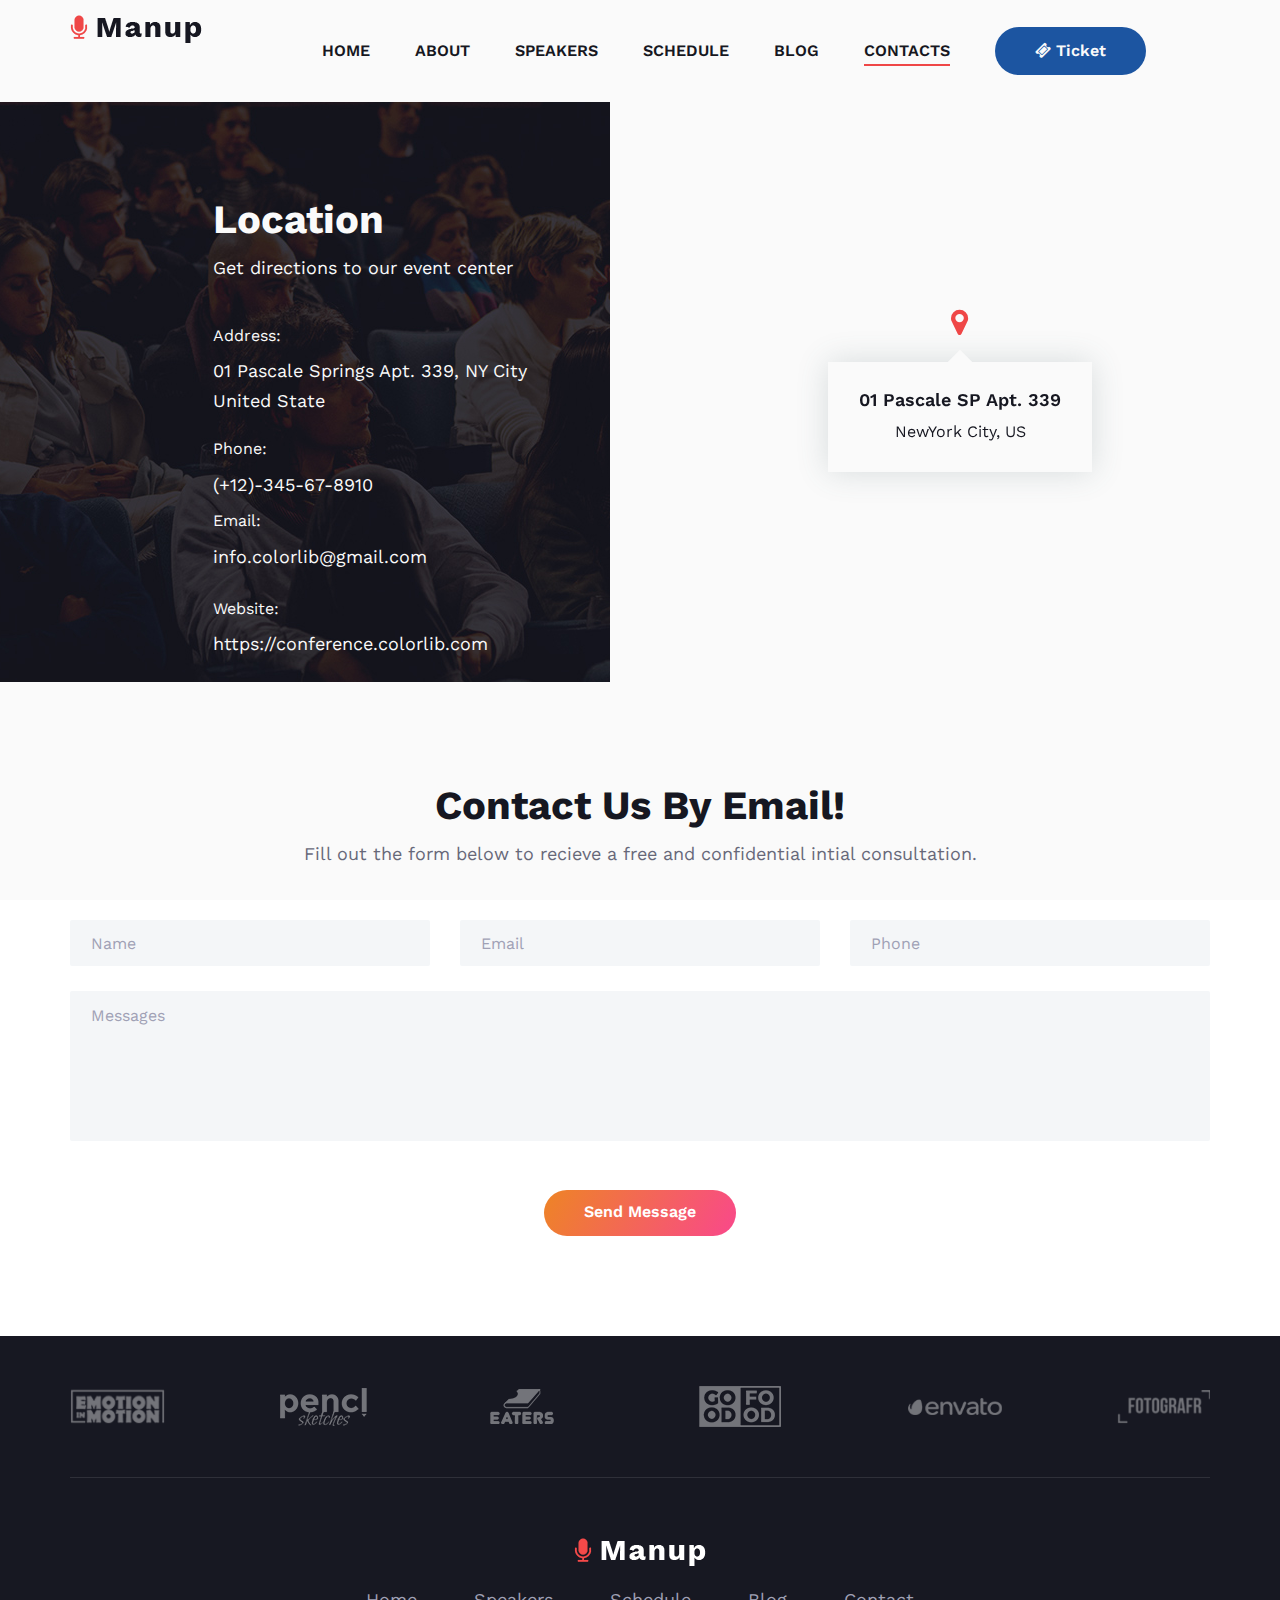
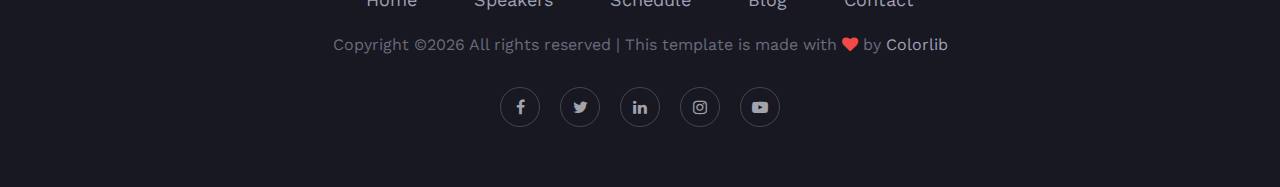
<file: manup-master/contact.html>
<!DOCTYPE html>
<html lang="zxx">

<head>
    <meta charset="UTF-8">
    <meta name="description" content="Manup Template">
    <meta name="keywords" content="Manup, unica, creative, html">
    <meta name="viewport" content="width=device-width, initial-scale=1.0">
    <meta http-equiv="X-UA-Compatible" content="ie=edge">
    <title>Manup | Template</title>

    <!-- Google Font -->
    <link href="https://fonts.googleapis.com/css?family=Work+Sans:400,500,600,700,800,900&display=swap"
        rel="stylesheet">
    <link href="https://fonts.googleapis.com/css?family=Poppins:400,500,600,700&display=swap" rel="stylesheet">


    <!-- Css Styles -->
    <link rel="stylesheet" href="css/bootstrap.min.css" type="text/css">
    <link rel="stylesheet" href="css/font-awesome.min.css" type="text/css">
    <link rel="stylesheet" href="css/elegant-icons.css" type="text/css">
    <link rel="stylesheet" href="css/owl.carousel.min.css" type="text/css">
    <link rel="stylesheet" href="css/magnific-popup.css" type="text/css">
    <link rel="stylesheet" href="css/slicknav.min.css" type="text/css">
    <link rel="stylesheet" href="css/style.css" type="text/css">
</head>

<body>
    <!-- Page Preloder -->
    <div id="preloder">
        <div class="loader"></div>
    </div>

    <!-- Header Section Begin -->
    <header class="header-section">
        <div class="container">
            <div class="logo">
                <a href="./index.html">
                    <img src="img/logo.png" alt="">
                </a>
            </div>
            <div class="nav-menu">
                <nav class="mainmenu mobile-menu">
                    <ul>
                        <li><a href="./index.html">Home</a></li>
                        <li><a href="./about-us.html">About</a></li>
                        <li><a href="./speaker.html">Speakers</a>
                            <ul class="dropdown">
                                <li><a href="#">Jayden</a></li>
                                <li><a href="#">Sara</a></li>
                                <li><a href="#">Emma</a></li>
                                <li><a href="#">Harriet</a></li>
                            </ul>
                        </li>
                        <li><a href="./schedule.html">Schedule</a></li>
                        <li><a href="./blog.html">Blog</a></li>
                        <li class="active"><a href="./contact.html">Contacts</a></li>
                    </ul>
                </nav>
                <a href="#" class="primary-btn top-btn"><i class="fa fa-ticket"></i> Ticket</a>
            </div>
            <div id="mobile-menu-wrap"></div>
        </div>
    </header>
    <!-- Header End -->

    <!-- Contact Top Content Section Begin -->
    <section class="contact-content-section">
        <div class="container-fluid">
            <div class="row">
                <div class="col-lg-6">
                    <div class="cc-text set-bg" data-setbg="img/contact-content-bg.jpg">
                        <div class="row">
                            <div class="col-lg-8 offset-lg-4">
                                <div class="section-title">
                                    <h2>Location</h2>
                                    <p>Get directions to our event center</p>
                                </div>
                                <div class="cs-text">
                                    <div class="ct-address">
                                        <span>Address:</span>
                                        <p>01 Pascale Springs Apt. 339, NY City <br />United State</p>
                                    </div>
                                    <ul>
                                        <li>
                                            <span>Phone:</span>
                                            (+12)-345-67-8910
                                        </li>
                                        <li>
                                            <span>Email:</span>
                                            info.colorlib@gmail.com
                                        </li>
                                    </ul>
                                    <div class="ct-links">
                                        <span>Website:</span>
                                        <p>https://conference.colorlib.com</p>
                                    </div>
                                </div>
                            </div>
                        </div>
                    </div>
                </div>
                <div class="col-lg-6">
                    <div class="cc-map">
                        <iframe
                            src="https://www.google.com/maps/embed?pb=!1m18!1m12!1m3!1d105718.20476932525!2d-118.28504975143346!3d34.10298127166687!2m3!1f0!2f0!3f0!3m2!1i1024!2i768!4f13.1!3m3!1m2!1s0x80c2c6badc8521ad%3A0x7ad323479ca23922!2sNortheast%20Los%20Angeles%2C%20Los%20Angeles%2C%20CA%2C%20USA!5e0!3m2!1sen!2sbd!4v1579884986183!5m2!1sen!2sbd"
                            height="580" style="border:0;" allowfullscreen=""></iframe>
                        <div class="map-hover">
                            <i class="fa fa-map-marker"></i>
                            <div class="map-hover-inner">
                                <h5>01 Pascale SP Apt. 339</h5>
                                <p>NewYork City, US</p>
                            </div>
                        </div>
                    </div>
                </div>
            </div>
        </div>
    </section>
    <!-- Contact Top Content Section End -->

    <!-- Contact Form Section Begin -->
    <section class="contact-from-section spad">
        <div class="container">
            <div class="row">
                <div class="col-lg-12">
                    <div class="section-title">
                        <h2>Contact Us By Email!</h2>
                        <p>Fill out the form below to recieve a free and confidential intial consultation.</p>
                    </div>
                </div>
            </div>
            <div class="row">
                <div class="col-lg-12">
                    <form action="#" class="comment-form contact-form">
                        <div class="row">
                            <div class="col-lg-4">
                                <input type="text" placeholder="Name">
                            </div>
                            <div class="col-lg-4">
                                <input type="text" placeholder="Email">
                            </div>
                            <div class="col-lg-4">
                                <input type="text" placeholder="Phone">
                            </div>
                            <div class="col-lg-12 text-center">
                                <textarea placeholder="Messages"></textarea>
                                <button type="submit" class="site-btn">Send Message</button>
                            </div>
                        </div>
                    </form>
                </div>
            </div>
        </div>
    </section>
    <!-- Contact Form Section End -->

    <!-- Footer Section Begin -->
    <footer class="footer-section">
        <div class="container">
            <div class="partner-logo owl-carousel">
                <a href="#" class="pl-table">
                    <div class="pl-tablecell">
                        <img src="img/partner-logo/logo-1.png" alt="">
                    </div>
                </a>
                <a href="#" class="pl-table">
                    <div class="pl-tablecell">
                        <img src="img/partner-logo/logo-2.png" alt="">
                    </div>
                </a>
                <a href="#" class="pl-table">
                    <div class="pl-tablecell">
                        <img src="img/partner-logo/logo-3.png" alt="">
                    </div>
                </a>
                <a href="#" class="pl-table">
                    <div class="pl-tablecell">
                        <img src="img/partner-logo/logo-4.png" alt="">
                    </div>
                </a>
                <a href="#" class="pl-table">
                    <div class="pl-tablecell">
                        <img src="img/partner-logo/logo-5.png" alt="">
                    </div>
                </a>
                <a href="#" class="pl-table">
                    <div class="pl-tablecell">
                        <img src="img/partner-logo/logo-6.png" alt="">
                    </div>
                </a>
            </div>
            <div class="row">
                <div class="col-lg-12">
                    <div class="footer-text">
                        <div class="ft-logo">
                            <a href="#" class="footer-logo"><img src="img/footer-logo.png" alt=""></a>
                        </div>
                        <ul>
                            <li><a href="#">Home</a></li>
                            <li><a href="#">Speakers</a></li>
                            <li><a href="#">Schedule</a></li>
                            <li><a href="#">Blog</a></li>
                            <li><a href="#">Contact</a></li>
                        </ul>
                        <div class="copyright-text"><p><!-- Link back to Colorlib can't be removed. Template is licensed under CC BY 3.0. -->
  Copyright &copy;<script>document.write(new Date().getFullYear());</script> All rights reserved | This template is made with <i class="fa fa-heart" aria-hidden="true"></i> by <a href="https://colorlib.com" target="_blank">Colorlib</a>
  <!-- Link back to Colorlib can't be removed. Template is licensed under CC BY 3.0. --></p></div>
                        <div class="ft-social">
                            <a href="#"><i class="fa fa-facebook"></i></a>
                            <a href="#"><i class="fa fa-twitter"></i></a>
                            <a href="#"><i class="fa fa-linkedin"></i></a>
                            <a href="#"><i class="fa fa-instagram"></i></a>
                            <a href="#"><i class="fa fa-youtube-play"></i></a>
                        </div>
                    </div>
                </div>
            </div>
        </div>
    </footer>
    <!-- Footer Section End -->

    <!-- Js Plugins -->
    <script src="js/jquery-3.3.1.min.js"></script>
    <script src="js/bootstrap.min.js"></script>
    <script src="js/jquery.magnific-popup.min.js"></script>
    <script src="js/jquery.countdown.min.js"></script>
    <script src="js/jquery.slicknav.js"></script>
    <script src="js/owl.carousel.min.js"></script>
    <script src="js/main.js"></script>
</body>

</html>
</file>
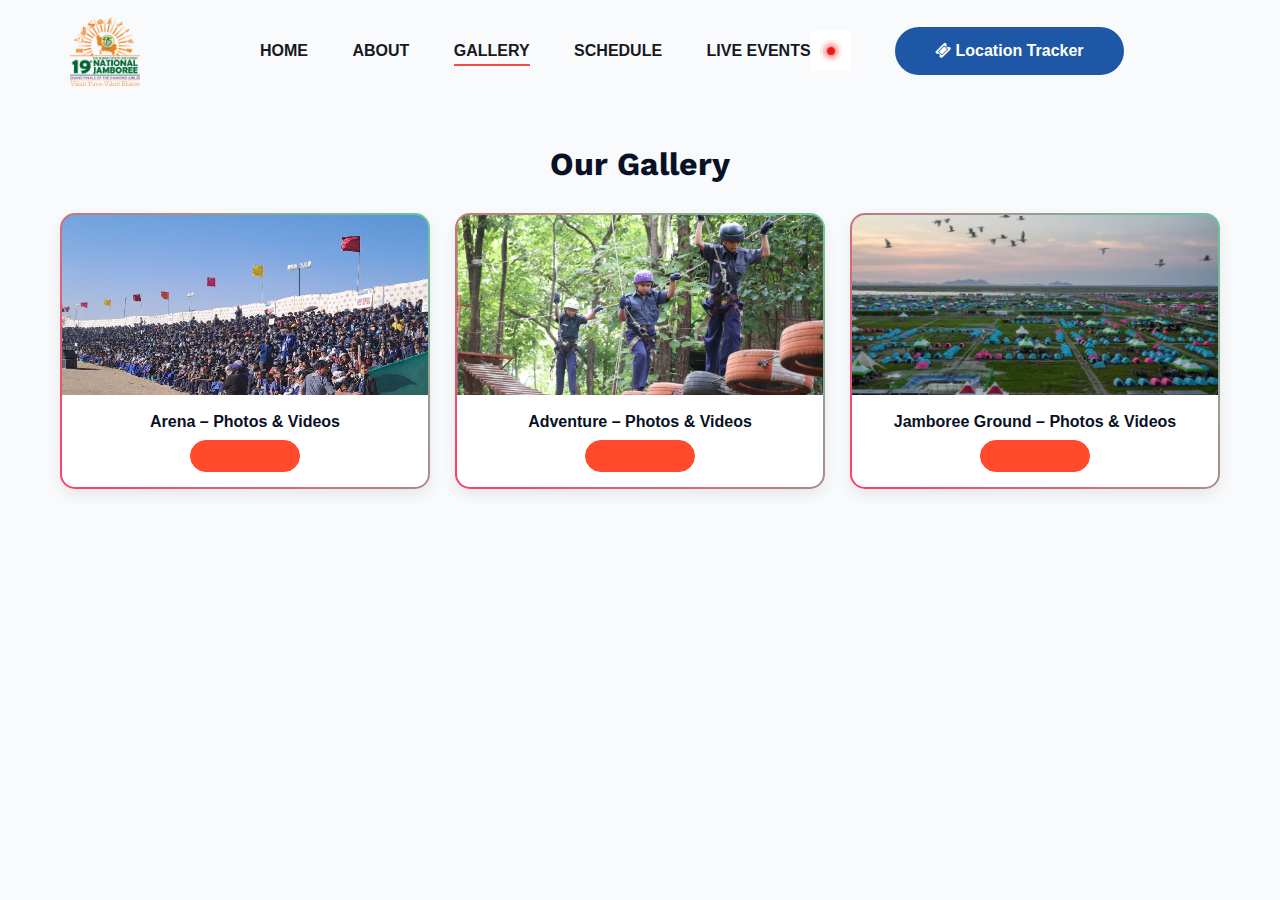
<file: manup-master/gallery.html>
<!DOCTYPE html>
<html lang="en">
<head>
  <meta charset="UTF-8">
  <meta name="description" content="19th National Jamboree - The Bharat Scouts and Guides">
  <meta name="keywords" content="Jamboree, Scouts, Guides, Bharat Scouts and Guides, Camp, Leadership, Adventure, Viksit Yuva Viksit Bharat">
  <meta name="viewport" content="width=device-width, initial-scale=1.0">
  <meta http-equiv="X-UA-Compatible" content="ie=edge">
  <title>19th Jamboree</title>

  <!-- 🔹 FAVICON SETUP (All Devices & Platforms) -->
  <link rel="apple-touch-icon" sizes="180x180" href="img/favicon/apple-touch-icon.png">
  <link rel="icon" type="image/png" sizes="32x32" href="img/favicon/favicon-32x32.png">
  <link rel="icon" type="image/png" sizes="16x16" href="img/favicon/favicon-16x16.png">
  <link rel="manifest" href="img/favicon/site.webmanifest">
  <link rel="icon" type="image/x-icon" href="img/favicon/favicon.ico">

  <!-- Optional for Android and Windows Tiles -->
  <meta name="theme-color" content="#e74c3c">
  <meta name="msapplication-TileColor" content="#e74c3c">

  <!-- Google Fonts -->
  <link href="https://fonts.googleapis.com/css?family=Work+Sans:400,500,600,700,800,900&display=swap" rel="stylesheet">
  <link href="https://fonts.googleapis.com/css?family=Poppins:400,500,600,700&display=swap" rel="stylesheet">

  <!-- Css Styles -->
    <link rel="stylesheet" href="css/bootstrap.min.css">
    <link rel="stylesheet" href="css/font-awesome.min.css">
    <link rel="stylesheet" href="css/style.css">
    <link rel="stylesheet" href="css/gallery.css">

</head>

<body>


  <!-- Header Section Desktop -->
  <header class="header-section header-desktop">
    <div class="container">
      <div class="logo">
        <a href="./index.html">
          <img src="img/logojamboree.png" alt="Jamboree Logo" style="width:70px; height:auto;">
        </a>
      </div>
      <div class="nav-menu">
        <nav class="mainmenu">
          <ul>
            <li><a href="./index.html">Home</a></li>
            <li><a href="./about-us.html">About</a></li>
            <li class="active"><a href="./gallery.html">Gallery</a></li>
            <li><a href="./schedule.html">Schedule</a></li>
            <li>
              <a href="./schedule.html" style="display:inline-flex; align-items:center; line-height:1;">
                Live Events
                <img src="img/livedot.gif" alt="Live" style="width:40px; height:40px;">
              </a>
            </li>
          </ul>
        </nav>
        <a href="./location-tracker.html" class="primary-btn top-btn">
          <i class="fa fa-ticket"></i> Location Tracker
        </a>
      </div>
      <div id="mobile-menu-wrap"></div>
    </div>
  </header>

  <!-- Header Section Mobile -->
  <header class="jamb-header header-mobile">
    <div class="jamb-header-top">
      <div class="jamb-logo">
        <a href="./index.html">
          <img src="img/logojamboree.png" alt="Logo">
        </a>
      </div>
      <div class="jamb-hamburger" id="hamburger">&#9776;</div>
    </div>

    <nav class="jamb-menu" id="jambMenu">
      <ul class="jamb-menu-list">
        <li><a href="./index.html">Home</a></li>
        <li><a href="./about-us.html">About</a></li>
        <li class="active"><a href="./gallery.html">Gallery</a></li>
        <li><a href="./schedule.html">Schedule</a></li>
        <li>
          <a href="./live-events.html" class="jamb-live-link">
            Live Events
            <img src="img/livedot.gif" alt="Live" class="jamb-live-dot">
          </a>
        </li>
      </ul>
    </nav>

    <a href="./location-tracker.html" class="jamb-btn">
      <i class="fa fa-ticket"></i> Location Tracker
    </a>
  </header>

<!-- Gallery Section -->
<div class="gallery-container">
  <h1>Our Gallery</h1>
  <div class="gallery-grid">

    <!-- Card 1 -->
    <a href="https://drive.google.com/drive/folders/1Ngp2d32ENQf4kT7Jjobw6V65xYH82wdP?usp=drive_link" target="_blank" class="gallery-card">
      <img src="img/jamb.jpg" alt="Area 1">
      <div class="gallery-content">
        <div class="gallery-title">Arena – Photos & Videos</div>
        <span class="gallery-btn">View on Drive</span>
      </div>
    </a>

    <!-- Card 2 -->
    <a href="https://drive.google.com/drive/folders/YOUR_DRIVE_FOLDER_ID2" target="_blank" class="gallery-card">
      <img src="img/adventure.jpg" alt="Area 2">
      <div class="gallery-content">
        <div class="gallery-title">Adventure – Photos & Videos</div>
        <span class="gallery-btn">View on Drive</span>
      </div>
    </a>

    <!-- Card 3 -->
    <a href="https://drive.google.com/drive/folders/YOUR_DRIVE_FOLDER_ID3" target="_blank" class="gallery-card">
      <img src="img/jamboreeground.webp" alt="Area 3">
      <div class="gallery-content">
        <div class="gallery-title">Jamboree Ground – Photos & Videos</div>
        <span class="gallery-btn">View on Drive</span>
      </div>
    </a>

  </div>
</div>

  <!-- Mobile menu toggle script -->
  <script>
    document.addEventListener('DOMContentLoaded', function(){
      const hamburger = document.getElementById('hamburger');
      const menu = document.getElementById('jambMenu');
      hamburger.addEventListener('click', function(){
        menu.style.display = (menu.style.display === 'block') ? 'none' : 'block';
      });
    });
  </script>
</body>
</html>
</file>
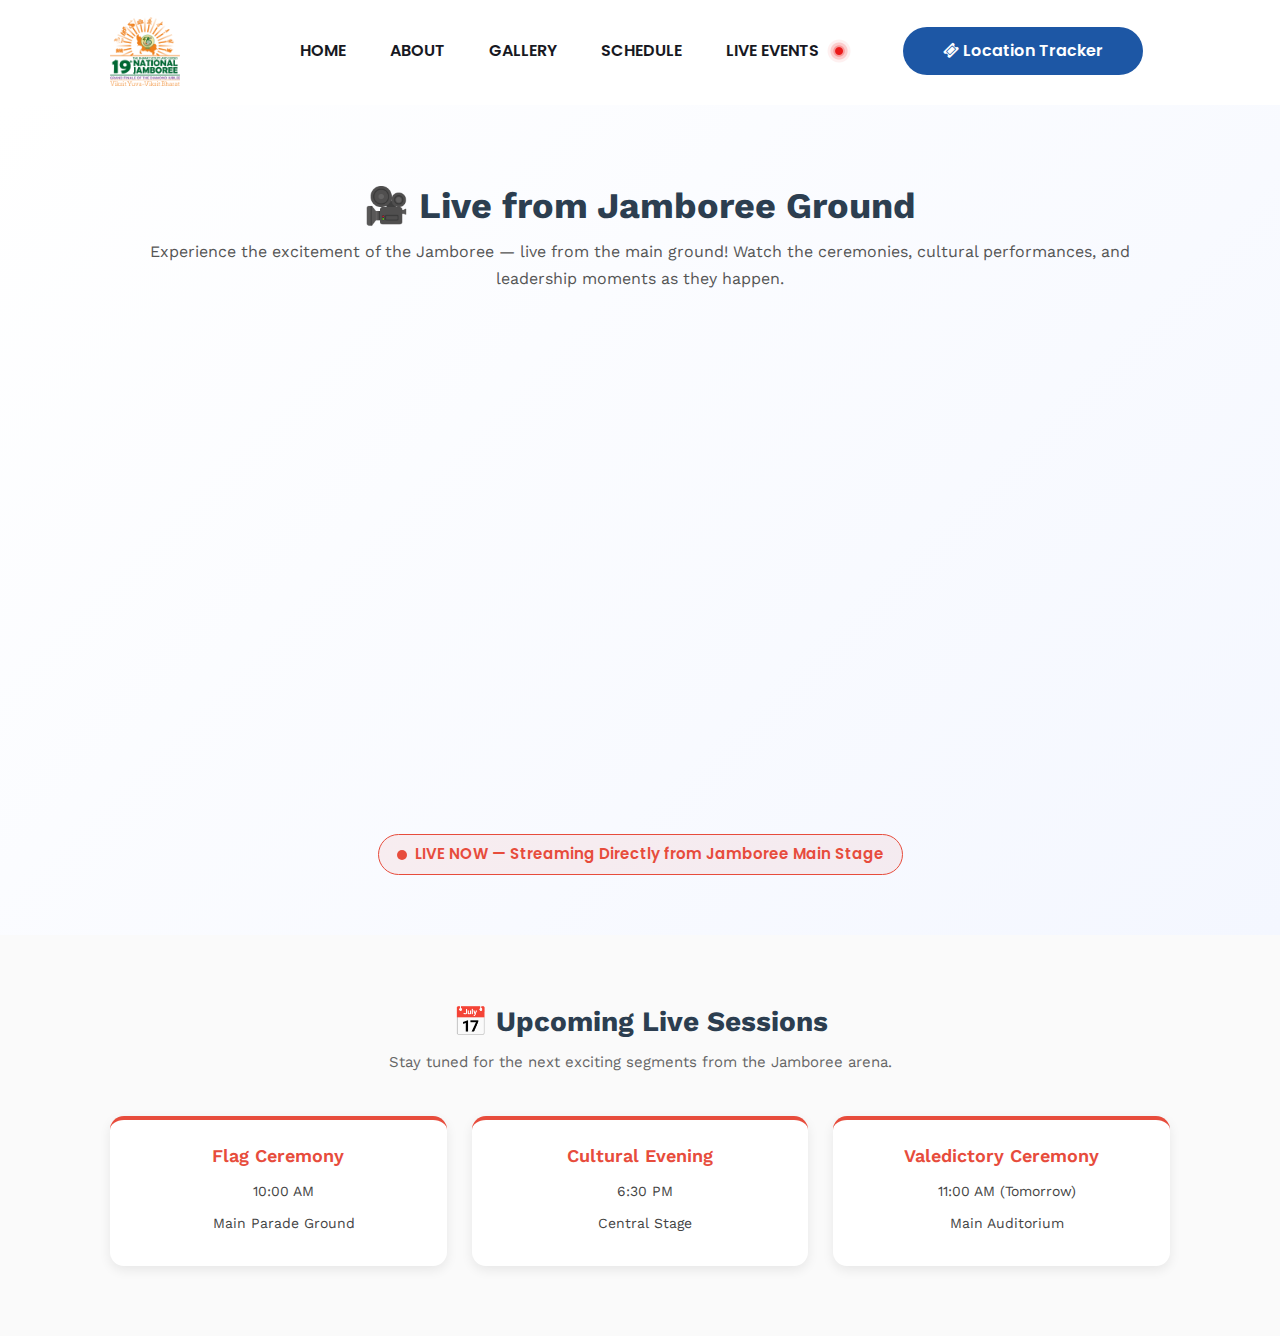
<file: manup-master/live-events.html>
<!DOCTYPE html>
<html lang="zxx">

<head>
  <meta charset="UTF-8">
  <meta name="description" content="19th National Jamboree - The Bharat Scouts and Guides">
  <meta name="keywords" content="Jamboree, Scouts, Guides, Bharat Scouts and Guides, Camp, Leadership, Adventure, Viksit Yuva Viksit Bharat">
  <meta name="viewport" content="width=device-width, initial-scale=1.0">
  <meta http-equiv="X-UA-Compatible" content="ie=edge">
  <title>19th Jamboree</title>

  <!-- 🔹 FAVICON SETUP (All Devices & Platforms) -->
  <link rel="apple-touch-icon" sizes="180x180" href="img/favicon/apple-touch-icon.png">
  <link rel="icon" type="image/png" sizes="32x32" href="img/favicon/favicon-32x32.png">
  <link rel="icon" type="image/png" sizes="16x16" href="img/favicon/favicon-16x16.png">
  <link rel="manifest" href="img/favicon/site.webmanifest">
  <link rel="icon" type="image/x-icon" href="img/favicon/favicon.ico">

  <!-- Optional for Android and Windows Tiles -->
  <meta name="theme-color" content="#e74c3c">
  <meta name="msapplication-TileColor" content="#e74c3c">

  <!-- Google Font -->
  <link href="https://fonts.googleapis.com/css?family=Work+Sans:400,500,600,700,800,900&display=swap" rel="stylesheet">
  <link href="https://fonts.googleapis.com/css?family=Poppins:400,500,600,700&display=swap" rel="stylesheet">

  <!-- Css Styles -->
  <link rel="stylesheet" href="css/bootstrap.min.css" type="text/css">
  <link rel="stylesheet" href="css/font-awesome.min.css" type="text/css">
  <link rel="stylesheet" href="css/elegant-icons.css" type="text/css">
  <link rel="stylesheet" href="css/owl.carousel.min.css" type="text/css">
  <link rel="stylesheet" href="css/magnific-popup.css" type="text/css">
  <link rel="stylesheet" href="css/slicknav.min.css" type="text/css">
  <link rel="stylesheet" href="css/style.css" type="text/css">
</head>

<body>

  <!-- Header Section Begin -->
  <header class="header-section header-desktop">
    <div class="container">
      <div class="logo">
        <a href="./index.html">
          <img src="img/logojamboree.png" alt="" style="width:70px; height:auto;">
        </a>
      </div>
      <div class="nav-menu">
        <nav class="mainmenu">
          <ul>
            <li><a href="./index.html">Home</a></li>
            <li><a href="./about-us.html">About</a></li>
            <li><a href="./gallery.html">Gallery</a></li>
            <li><a href="./schedule.html">Schedule</a></li>
            <li>
              <a  class="active" href="./live-events.html" style="display:inline-flex; align-items:center; line-height:1;">
                Live Events
                <img src="img/livedot.gif" alt="Fun Base" style="width:40px; height:40px;">
              </a>
            </li>
          </ul>
        </nav>
        <a href="./location-tracker.html" class="primary-btn top-btn">
          <i class="fa fa-ticket"></i> Location Tracker
        </a>
      </div>
      <div id="mobile-menu-wrap"></div>
    </div>
  </header>

  <!-- Mobile Header -->
  <header class="jamb-header header-mobile">
    <div class="jamb-header-top">
      <div class="jamb-logo">
        <a href="./index.html">
          <img src="img/logojamboree.png" alt="Logo">
        </a>
      </div>
      <div class="jamb-hamburger" id="hamburger">&#9776;</div>
    </div>

    <nav class="jamb-menu" id="jambMenu">
      <ul class="jamb-menu-list">
        <li><a href="./index.html">Home</a></li>
        <li><a href="./about-us.html">About</a></li>
        <li><a href="./gallery.html">Gallery</a></li>
        <li><a href="./speaker.html">Schedule</a></li>
        <li>
          <a href="./schedule.html" class="jamb-live-link">
            Live Events
            <img src="img/livedot.gif" alt="Live" class="jamb-live-dot">
          </a>
        </li>
      </ul>
    </nav>

    <a href="./location-tracker.html" class="jamb-btn">
      <i class="fa fa-ticket"></i> Location Tracker
    </a>
  </header>

  <!-- LIVE EVENTS PAGE CONTENT -->
  <section class="live-section">
    <div class="container">
      <h2 class="live-title">🎥 Live from Jamboree Ground</h2>
      <p class="live-subtitle">
        Experience the excitement of the Jamboree — live from the main ground!
        Watch the ceremonies, cultural performances, and leadership moments as they happen.
      </p>

      <!-- 🔴 YOUTUBE LIVE FRAME -->
      <div style="max-width: 800px; margin: auto;">
        <iframe width="100%" height="450"
          src="https://www.youtube.com/embed/ozSR2r8sqwU?autoplay=1&mute=0"
          title="YouTube Video Player" frameborder="0"
          allow="accelerometer; autoplay; clipboard-write; encrypted-media; gyroscope; picture-in-picture"
          allowfullscreen>
        </iframe>
      </div>

      <!-- LIVE STATUS BAR -->
      <div class="live-status">
        <span class="live-dot"></span>
        LIVE NOW — Streaming Directly from Jamboree Main Stage
      </div>
    </div>
  </section>

  <!-- UPCOMING EVENTS SECTION -->
  <section class="upcoming-section">
    <div class="container">
      <h3 class="section-heading">📅 Upcoming Live Sessions</h3>
      <p class="section-subtext">Stay tuned for the next exciting segments from the Jamboree arena.</p>

      <div class="event-grid">
        <div class="event-card">
          <h4>Flag Ceremony</h4>
          <p><i class="fa fa-clock"></i> 10:00 AM</p>
          <p><i class="fa fa-map-marker-alt"></i> Main Parade Ground</p>
        </div>

        <div class="event-card">
          <h4>Cultural Evening</h4>
          <p><i class="fa fa-clock"></i> 6:30 PM</p>
          <p><i class="fa fa-map-marker-alt"></i> Central Stage</p>
        </div>

        <div class="event-card">
          <h4>Valedictory Ceremony</h4>
          <p><i class="fa fa-clock"></i> 11:00 AM (Tomorrow)</p>
          <p><i class="fa fa-map-marker-alt"></i> Main Auditorium</p>
        </div>
      </div>
    </div>
  </section>

  <!-- CSS -->
  <style>
    /* --- BASE --- */
    body {
      font-family: "Poppins", sans-serif;
      margin: 0;
      color: #222;
      background: #ffffff;
    }

    .container {
      max-width: 1100px;
      margin: 0 auto;
      padding: 0 20px;
    }

    /* --- LIVE SECTION --- */
    .live-section {
      text-align: center;
      padding: 80px 20px 60px;
      background: linear-gradient(135deg, #ffffff 0%, #f4f7ff 100%);
    }

    .live-title {
      font-size: 36px;
      font-weight: 700;
      color: #2c3e50;
      margin-bottom: 10px;
    }

    .live-subtitle {
      font-size: 16px;
      color: #555;
      margin-bottom: 45px;
      line-height: 1.7;
    }

    .live-frame {
      width: 100%;
      max-width: 900px;
      margin: 0 auto;
      border-radius: 14px;
      overflow: hidden;
      box-shadow: 0 8px 24px rgba(0, 0, 0, 0.1);
      border: 3px solid #e74c3c;
      aspect-ratio: 16 / 9;
    }

    .live-frame iframe {
      width: 100%;
      height: 100%;
      border: none;
    }

    /* --- LIVE STATUS --- */
    .live-status {
      display: inline-flex;
      align-items: center;
      justify-content: center;
      background: rgba(231, 76, 60, 0.08);
      border: 1px solid #e74c3c;
      border-radius: 50px;
      padding: 8px 18px;
      color: #e74c3c;
      font-weight: 600;
      margin-top: 40px;
      font-size: 15px;
      gap: 8px;
    }

    .live-dot {
      width: 10px;
      height: 10px;
      background: #e74c3c;
      border-radius: 50%;
      animation: blink 1s infinite;
    }

    @keyframes blink {
      0%, 100% {
        opacity: 1;
      }

      50% {
        opacity: 0.3;
      }
    }

    /* --- UPCOMING SECTION --- */
    .upcoming-section {
      padding: 70px 20px;
      background: #fafafa;
      text-align: center;
    }

    .section-heading {
      font-size: 28px;
      color: #2c3e50;
      font-weight: 700;
      margin-bottom: 10px;
    }

    .section-subtext {
      color: #666;
      font-size: 15px;
      margin-bottom: 40px;
    }

    .event-grid {
      display: grid;
      grid-template-columns: repeat(auto-fit, minmax(260px, 1fr));
      gap: 25px;
    }

    .event-card {
      background: #fff;
      border-radius: 14px;
      box-shadow: 0 4px 12px rgba(0, 0, 0, 0.08);
      padding: 25px 20px;
      transition: transform 0.3s ease, box-shadow 0.3s ease;
      border-top: 4px solid #e74c3c;
    }

    .event-card:hover {
      transform: translateY(-6px);
      box-shadow: 0 8px 20px rgba(0, 0, 0, 0.12);
    }

    .event-card h4 {
      font-size: 18px;
      color: #e74c3c;
      margin-bottom: 10px;
      font-weight: 600;
    }

    .event-card p {
      font-size: 14px;
      color: #444;
      margin: 4px 0;
    }

    .event-card i {
      color: #e74c3c;
      margin-right: 6px;
    }

    /* --- RESPONSIVE --- */
    @media (max-width: 768px) {
      .live-title {
        font-size: 28px;
      }

      .live-subtitle {
        font-size: 15px;
      }
    }
  </style>
  <!-- Mobile menu toggle script -->
  <script>
    document.addEventListener('DOMContentLoaded', function(){
      const hamburger = document.getElementById('hamburger');
      const menu = document.getElementById('jambMenu');
      hamburger.addEventListener('click', function(){
        menu.style.display = (menu.style.display === 'block') ? 'none' : 'block';
      });
    });
  </script>
</body>
</html>
</file>
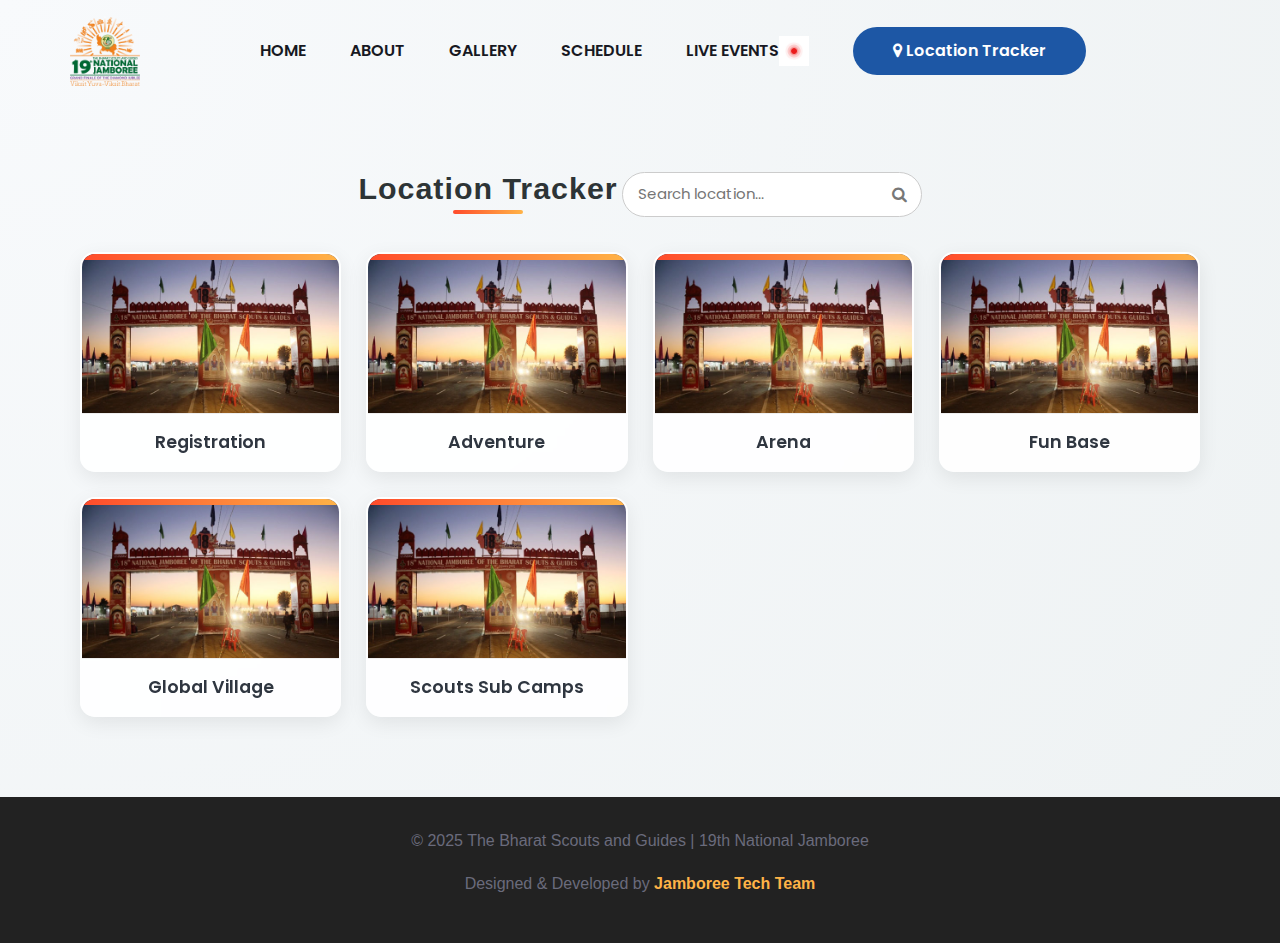
<file: manup-master/location-tracker.html>
<!DOCTYPE html>
<html lang="hi">
<head>
  <meta charset="UTF-8">
  <meta name="description" content="19th National Jamboree - The Bharat Scouts and Guides">
  <meta name="keywords" content="Jamboree, Scouts, Guides, Bharat Scouts and Guides, Camp, Leadership, Adventure, Viksit Yuva Viksit Bharat">
  <meta name="viewport" content="width=device-width, initial-scale=1.0">
  <title>Location Tracker | 19th Jamboree</title>

  <!-- Favicon -->
  <link rel="apple-touch-icon" sizes="180x180" href="img/favicon/apple-touch-icon.png">
  <link rel="icon" type="image/png" sizes="32x32" href="img/favicon/favicon-32x32.png">
  <link rel="icon" type="image/png" sizes="16x16" href="img/favicon/favicon-16x16.png">
  <meta name="theme-color" content="#e74c3c">

  <!-- Fonts & CSS -->
  <link href="https://fonts.googleapis.com/css?family=Poppins:400,500,600,700&display=swap" rel="stylesheet">
  <link rel="stylesheet" href="css/bootstrap.min.css" type="text/css">
  <link rel="stylesheet" href="css/font-awesome.min.css" type="text/css">
  <link rel="stylesheet" href="css/slicknav.min.css" type="text/css">
  <link rel="stylesheet" href="css/style.css" type="text/css">

  <style>
    body {
      font-family: 'Poppins', sans-serif;
      background: radial-gradient(circle at top left, #f8fafc, #eef2f3);
      overflow-x: hidden;
    }

    /* ===== Title & Search Section ===== */
    .page-section {
      text-align: center;
      margin-top: 50px;
      margin-bottom: 10px;
    }

    .page-section h1 {
      font-weight: 700;
      font-size: 1.9rem;
      color: #2d3436;
      margin-bottom: 10px;
      letter-spacing: 1px;
      position: relative;
      display: inline-block;
    }

    .page-section h1::after {
      content: "";
      position: absolute;
      left: 50%;
      transform: translateX(-50%);
      bottom: -8px;
      width: 70px;
      height: 4px;
      background: linear-gradient(90deg, #ff4b2b, #ffb347);
      border-radius: 10px;
    }

    .search-box {
      margin-top: 20px;
      position: relative;
      display: inline-block;
      width: 300px;
      max-width: 90%;
    }

    .search-box input {
      width: 100%;
      padding: 10px 40px 10px 15px;
      border-radius: 25px;
      border: 1.5px solid #ccc;
      font-size: 15px;
      outline: none;
      transition: all 0.3s;
    }

    .search-box input:focus {
      border-color: #ffb347;
      box-shadow: 0 0 5px rgba(255, 179, 71, 0.5);
    }

    .search-box i {
      position: absolute;
      right: 15px;
      top: 50%;
      transform: translateY(-50%);
      color: #777;
    }

    /* ===== Card Grid ===== */
    .grid {
      display: grid;
      grid-template-columns: repeat(auto-fit, minmax(230px, 1fr));
      gap: 25px;
      padding: 25px 40px 80px;
      max-width: 1200px;
      margin: 0 auto;
    }

    .card {
      background: rgba(255, 255, 255, 0.9);
      backdrop-filter: blur(8px);
      border-radius: 15px;
      box-shadow: 0 6px 20px rgba(0, 0, 0, 0.08);
      text-decoration: none;
      overflow: hidden;
      transition: all 0.3s ease;
      border: 2px solid transparent;
      position: relative;
    }

    /* Gradient strip at top */
    .card::before {
      content: "";
      position: absolute;
      top: 0;
      left: 0;
      height: 6px;
      width: 100%;
      background: linear-gradient(90deg, #ff4b2b, #ffb347);
    }

    .card:hover {
      transform: translateY(-8px);
      box-shadow: 0 10px 25px rgba(255, 165, 0, 0.3);
      border-color: #ffb347;
    }

    .card img {
      width: 100%;
      height: 160px;
      object-fit: cover;
      border-bottom: 1px solid #eee;
    }

    .card .title {
      padding: 15px;
      font-size: 1.1rem;
      font-weight: 600;
      color: #2f3640;
      text-align: center;
    }

    /* Footer */
    footer {
      background: #222;
      color: #ddd;
      text-align: center;
      padding: 30px 10px;
      font-size: 14px;
    }

    footer a {
      color: #ffb347;
      text-decoration: none;
      font-weight: 600;
    }

    footer a:hover {
      text-decoration: underline;
    }

    /* Responsive Header Fix */
    .header-desktop {
      display: block;
    }

    @media (max-width: 991px) {
      .header-desktop {
        display: none;
      }
      .jamb-header {
        display: block;
      }
    }

    @media (min-width: 992px) {
      .jamb-header {
        display: none;
      }
    }
  </style>
</head>

<body>

  <!-- Desktop Header -->
  <header class="header-section header-desktop">
    <div class="container">
      <div class="logo">
        <a href="./index.html">
          <img src="img/logojamboree.png" alt="Logo" style="width:70px;">
        </a>
      </div>
      <div class="nav-menu">
        <nav class="mainmenu">
          <ul>
            <li><a href="./index.html">Home</a></li>
            <li><a href="./about-us.html">About</a></li>
            <li><a href="./gallery.html">Gallery</a></li>
            <li><a href="./schedule.html">Schedule</a></li>
            <li>
              <a href="./live-events.html" style="display:inline-flex; align-items:center;">
                Live Events <img src="img/livedot.gif" alt="Live" style="width:30px; height:30px;">
              </a>
            </li>
          </ul>
        </nav>
        <a href="./location-tracker.html" class="primary-btn top-btn active">
          <i class="fa fa-map-marker"></i> Location Tracker
        </a>
      </div>
    </div>
  </header>

  <!-- Mobile Header -->
  <header class="jamb-header header-mobile">
    <div class="jamb-header-top" style="padding:10px 20px; display:flex; justify-content:space-between; align-items:center; background:#fff;">
      <div class="jamb-logo">
        <a href="./index.html">
          <img src="img/logojamboree.png" alt="Logo" style="width:60px;">
        </a>
      </div>
      <div class="jamb-hamburger" id="hamburger" style="font-size:28px; cursor:pointer;">&#9776;</div>
    </div>

    <nav class="jamb-menu" id="jambMenu" style="display:none; background:#fff; text-align:center; padding:10px;">
      <ul class="jamb-menu-list" style="list-style:none; padding:0; margin:0;">
        <li><a href="./index.html">Home</a></li>
        <li><a href="./about-us.html">About</a></li>
        <li><a href="./gallery.html">Gallery</a></li>
        <li><a href="./schedule.html">Schedule</a></li>
        <li>
          <a href="./live-events.html">
            Live Events
            <img src="img/livedot.gif" alt="Live" style="width:25px;">
          </a>
        </li>
      </ul>
    </nav>

    <a href="./location-tracker.html" class="jamb-btn active" style="display:block; background:#ff4b2b; color:#fff; text-align:center; padding:10px;">
      <i class="fa fa-map-marker"></i> Location Tracker
    </a>
  </header>

  <!-- MAIN CONTENT -->
  <section class="page-section">
    <h1>Location Tracker</h1>
    <div class="search-box">
      <input type="text" id="searchInput" placeholder="Search location...">
      <i class="fa fa-search"></i>
    </div>
  </section>

  <div class="grid" id="cardContainer">
    <a href="#" class="card" data-title="Registration">
      <img src="img/locationdummy.jpg" alt="Registration">
      <div class="title">Registration</div>
    </a>

    <a href="#" class="card" data-title="Adventure">
      <img src="img/locationdummy.jpg" alt="Adventure">
      <div class="title">Adventure</div>
    </a>

    <a href="#" class="card" data-title="Arena">
      <img src="img/locationdummy.jpg" alt="Arena">
      <div class="title">Arena</div>
    </a>

    <a href="#" class="card" data-title="Fun Base">
      <img src="img/locationdummy.jpg" alt="Fun Base">
      <div class="title">Fun Base</div>
    </a>

    <a href="#" class="card" data-title="Global Village">
      <img src="img/locationdummy.jpg" alt="Global Village">
      <div class="title">Global Village</div>
    </a>

    <a href="#" class="card" data-title="Scouts Sub Camps">
      <img src="img/locationdummy.jpg" alt="Scouts Sub Camps">
      <div class="title">Scouts Sub Camps</div>
    </a>
  </div>

  <!-- FOOTER -->
  <footer>
    <p>© 2025 The Bharat Scouts and Guides | 19th National Jamboree</p>
    <p>Designed & Developed by <a href="#">Jamboree Tech Team</a></p>
  </footer>

  <script>
    // Mobile menu toggle
    document.getElementById('hamburger').addEventListener('click', function() {
      const menu = document.getElementById('jambMenu');
      menu.style.display = (menu.style.display === 'block') ? 'none' : 'block';
    });

    // Search filter
    document.getElementById('searchInput').addEventListener('input', function() {
      const filter = this.value.toLowerCase();
      const cards = document.querySelectorAll('.card');
      cards.forEach(card => {
        const title = card.getAttribute('data-title').toLowerCase();
        card.style.display = title.includes(filter) ? '' : 'none';
      });
    });
  </script>
</body>
</html>
</file>
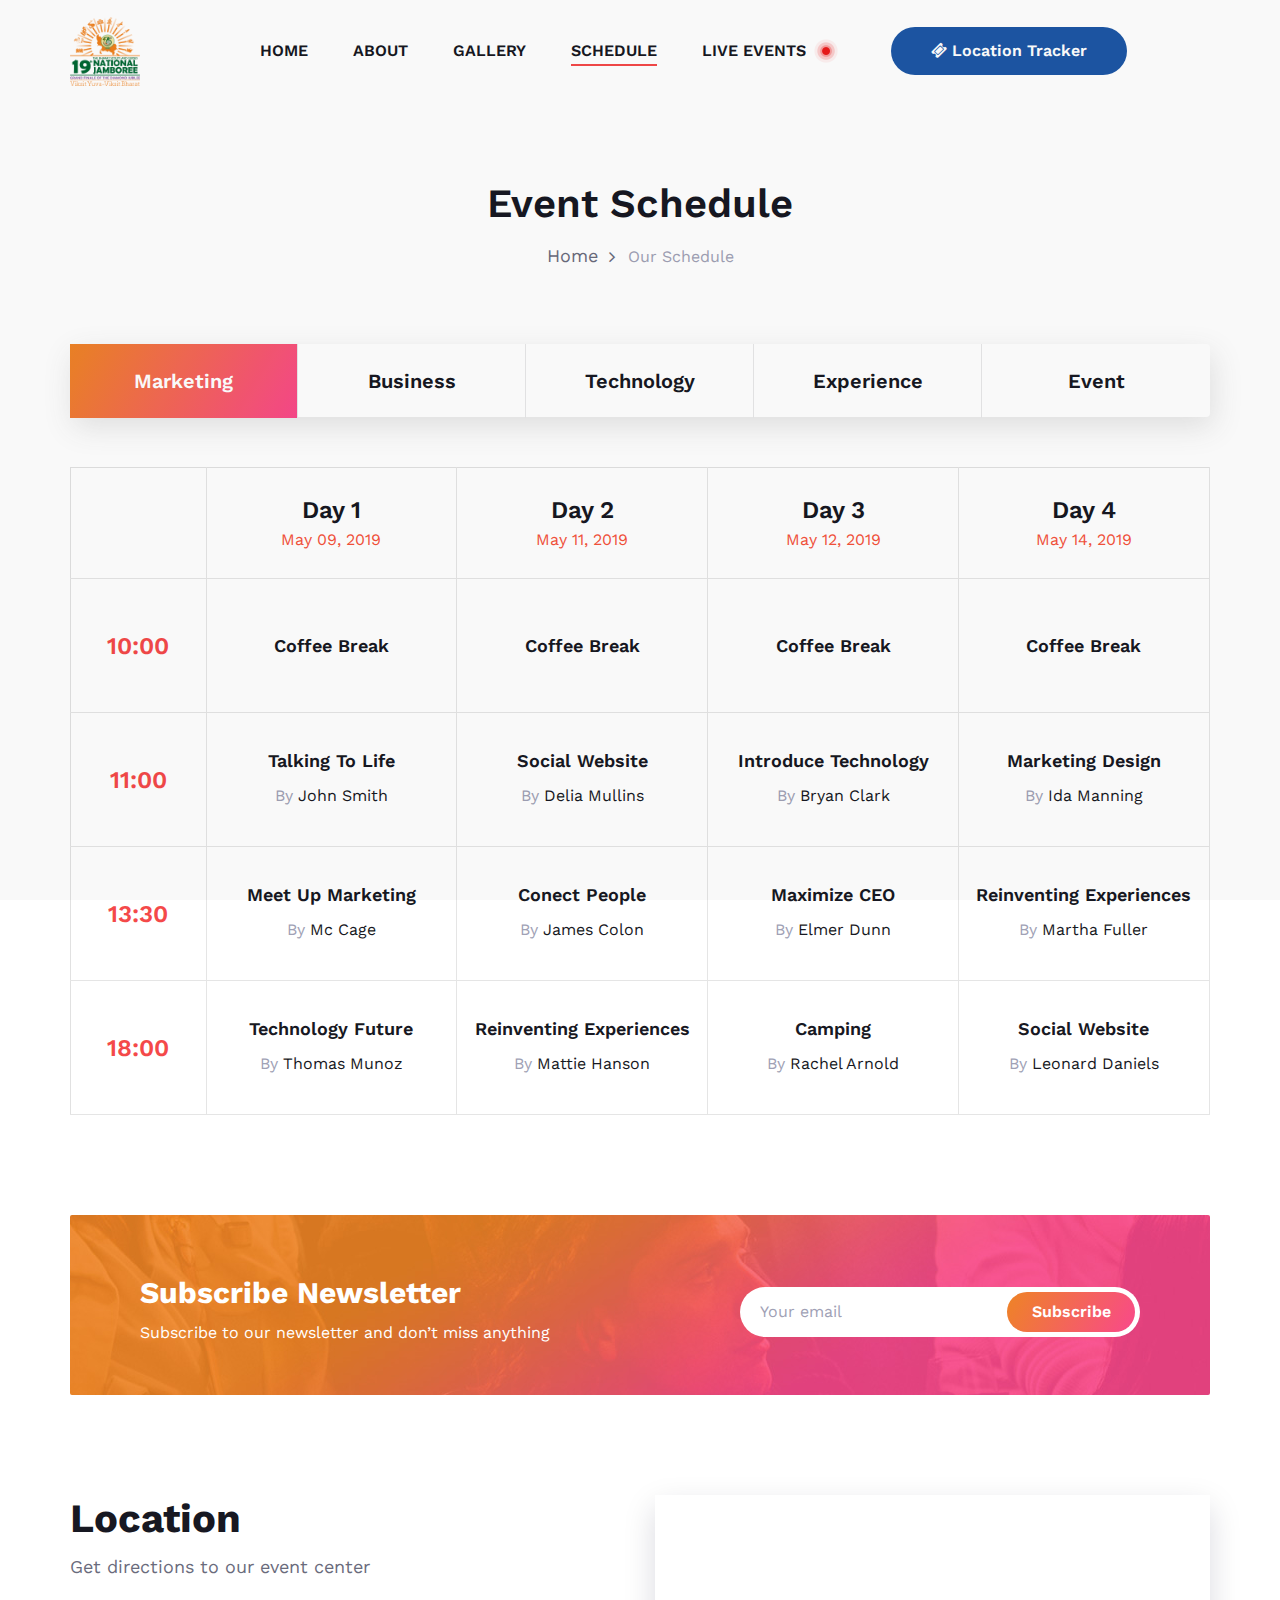
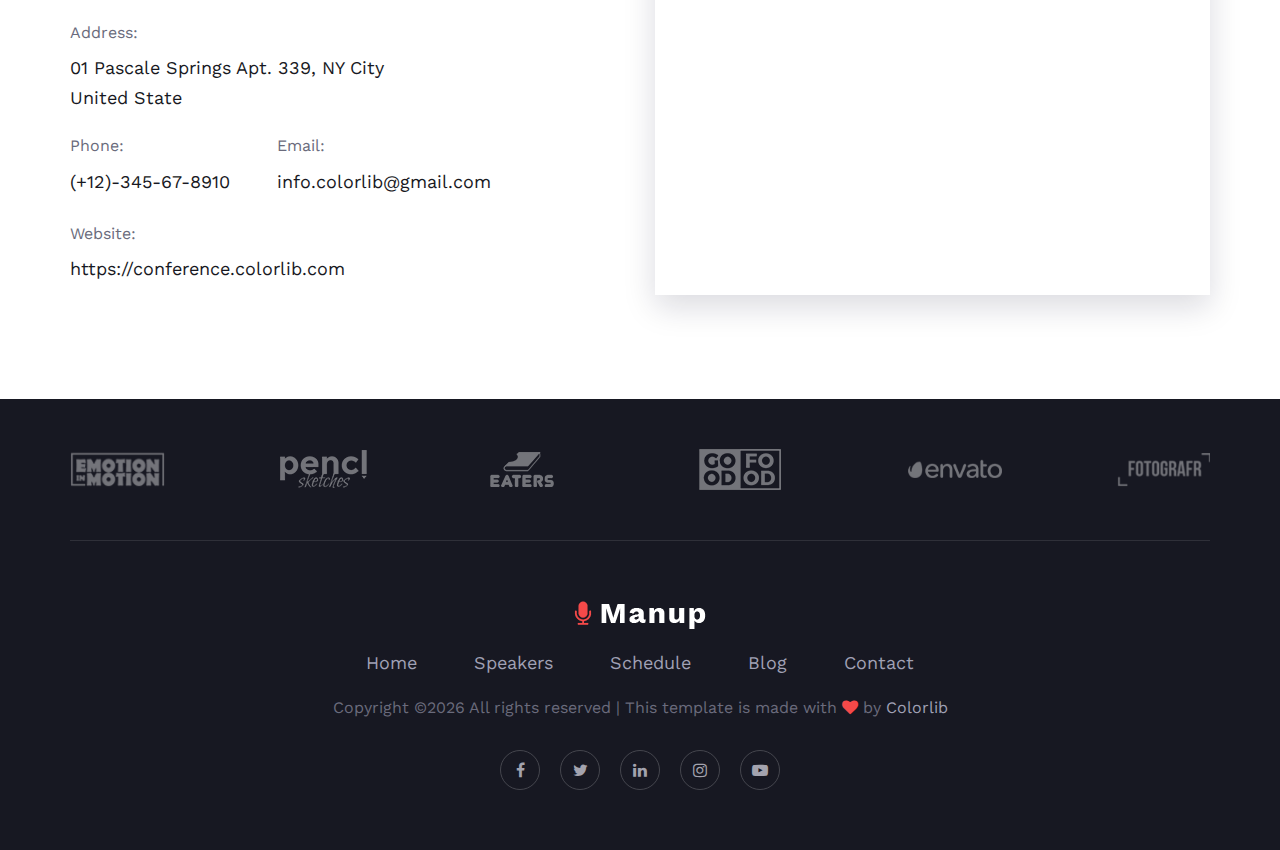
<file: manup-master/schedule.html>
<!DOCTYPE html>
<html lang="zxx">

<head>
  <meta charset="UTF-8">
  <meta name="description" content="19th National Jamboree - The Bharat Scouts and Guides">
  <meta name="keywords" content="Jamboree, Scouts, Guides, Bharat Scouts and Guides, Camp, Leadership, Adventure, Viksit Yuva Viksit Bharat">
  <meta name="viewport" content="width=device-width, initial-scale=1.0">
  <meta http-equiv="X-UA-Compatible" content="ie=edge">
  <title>19th Jamboree</title>

  <!-- 🔹 FAVICON SETUP (All Devices & Platforms) -->
  <link rel="apple-touch-icon" sizes="180x180" href="img/favicon/apple-touch-icon.png">
  <link rel="icon" type="image/png" sizes="32x32" href="img/favicon/favicon-32x32.png">
  <link rel="icon" type="image/png" sizes="16x16" href="img/favicon/favicon-16x16.png">
  <link rel="manifest" href="img/favicon/site.webmanifest">
  <link rel="icon" type="image/x-icon" href="img/favicon/favicon.ico">

  <!-- Optional for Android and Windows Tiles -->
  <meta name="theme-color" content="#e74c3c">
  <meta name="msapplication-TileColor" content="#e74c3c">

    <!-- Google Font -->
    <link href="https://fonts.googleapis.com/css?family=Work+Sans:400,500,600,700,800,900&display=swap"
        rel="stylesheet">
    <link href="https://fonts.googleapis.com/css?family=Poppins:400,500,600,700&display=swap" rel="stylesheet">


    <!-- Css Styles -->
    <link rel="stylesheet" href="css/bootstrap.min.css" type="text/css">
    <link rel="stylesheet" href="css/font-awesome.min.css" type="text/css">
    <link rel="stylesheet" href="css/elegant-icons.css" type="text/css">
    <link rel="stylesheet" href="css/owl.carousel.min.css" type="text/css">
    <link rel="stylesheet" href="css/magnific-popup.css" type="text/css">
    <link rel="stylesheet" href="css/slicknav.min.css" type="text/css">
    <link rel="stylesheet" href="css/style.css" type="text/css">
</head>

<body>
    <!-- Page Preloder -->
    <div id="preloder">
        <div class="loader"></div>
    </div>

    <!-- Header Section Begin -->
<header class="header-section header-desktop">
    <div class="container">
        <div class="logo">
            <a href="./index.html">
                <img src="img/logojamboree.png" alt="" style="width:70px; height:auto;">
            </a>
        </div>
        <div class="nav-menu">
            <nav class="mainmenu">
                <ul>
                    <li><a href="./index.html">Home</a></li>
                    <li><a href="./about-us.html">About</a></li>
                    <li><a href="./gallery.html">Gallery</a></li>
                    <li class="active"><a href="./schedule.html">Schedule</a></li>
                    <li>
                      <a href="./live-events.html" style="display:inline-flex; align-items:center; line-height:1;">
                        Live Events 
                        <img src="img/livedot.gif" alt="Fun Base" style="width:40px; height:40px;">
                      </a>
                    </li>
                </ul>
            </nav>
            <a href="./location-tracker.html" class="primary-btn top-btn">
              <i class="fa fa-ticket"></i> Location Tracker
            </a>
        </div>
        <div id="mobile-menu-wrap"></div>
    </div>
</header>

<header class="jamb-header header-mobile">
  <div class="jamb-header-top">
    <div class="jamb-logo">
      <a href="./index.html">
        <img src="img/logojamboree.png" alt="Logo">
      </a>
    </div>
    <div class="jamb-hamburger" id="hamburger">&#9776;</div>
  </div>

  <nav class="jamb-menu" id="jambMenu">
    <ul class="jamb-menu-list">
      <li ><a href="./index.html">Home</a></li>
      <li><a href="./about-us.html">About</a></li>
      <li><a href="./gallery.html">Gallery</a></li>
      <li class="active"><a href="./schedule.html">Schedule</a></li>
      <li>
        <a href="./live-events.html" class="jamb-live-link">
          Live Events
          <img src="img/livedot.gif" alt="Live" class="jamb-live-dot">
        </a>
      </li>
    </ul>
  </nav>

  <a href="./location-tracker.html" class="jamb-btn">
    <i class="fa fa-ticket"></i> Location Tracker
  </a>
</header>

    <!-- Breadcrumb Section Begin -->
    <section class="breadcrumb-section">
        <div class="container">
            <div class="row">
                <div class="col-lg-12">
                    <div class="breadcrumb-text">
                        <h2>Event Schedule</h2>
                        <div class="bt-option">
                            <a href="#">Home</a>
                            <span>Our Schedule</span>
                        </div>
                    </div>
                </div>
            </div>
        </div>
    </section>
    <!-- Breadcrumb Section End -->

    <!-- Schedule Table Section Begin -->
    <section class="schedule-table-section spad">
        <div class="container">
            <div class="row">
                <div class="col-lg-12">
                    <div class="schedule-table-tab">
                        <ul class="nav nav-tabs" role="tablist">
                            <li class="nav-item">
                                <a class="nav-link active" data-toggle="tab" href="#tabs-1" role="tab">Marketing</a>
                            </li>
                            <li class="nav-item">
                                <a class="nav-link" data-toggle="tab" href="#tabs-2" role="tab">Business</a>
                            </li>
                            <li class="nav-item">
                                <a class="nav-link" data-toggle="tab" href="#tabs-3" role="tab">Technology</a>
                            </li>
                            <li class="nav-item">
                                <a class="nav-link" data-toggle="tab" href="#tabs-4" role="tab">Experience</a>
                            </li>
                            <li class="nav-item">
                                <a class="nav-link" data-toggle="tab" href="#tabs-5" role="tab">Event</a>
                            </li>
                        </ul><!-- Tab panes -->
                        <div class="tab-content">
                            <div class="tab-pane active" id="tabs-1" role="tabpanel">
                                <div class="schedule-table-content">
                                    <table>
                                        <thead>
                                            <tr>
                                                <th></th>
                                                <th>
                                                    <strong>Day 1</strong>
                                                    <span>May 09, 2019</span>
                                                </th>
                                                <th>
                                                    <strong>Day 2</strong>
                                                    <span>May 11, 2019</span>
                                                </th>
                                                <th>
                                                    <strong>Day 3</strong>
                                                    <span>May 12, 2019</span>
                                                </th>
                                                <th>
                                                    <strong>Day 4</strong>
                                                    <span>May 14, 2019</span>
                                                </th>
                                            </tr>
                                        </thead>
                                        <tbody>
                                            <tr>
                                                <td class="event-time">10:00</td>
                                                <td class="break hover-bg">
                                                    <h5>Coffee Break</h5>
                                                </td>
                                                <td class="break hover-bg">
                                                    <h5>Coffee Break</h5>
                                                </td>
                                                <td class="break hover-bg">
                                                    <h5>Coffee Break</h5>
                                                </td>
                                                <td class="break hover-bg">
                                                    <h5>Coffee Break</h5>
                                                </td>
                                            </tr>
                                            <tr>
                                                <td class="event-time">11:00</td>
                                                <td class="hover-bg">
                                                    <h5>Talking To Life</h5>
                                                    <p><span>By</span> John Smith</p>
                                                </td>
                                                <td class="hover-bg">
                                                    <h5>Social Website</h5>
                                                    <p><span>By</span> Delia Mullins</p>
                                                </td>
                                                <td class="hover-bg">
                                                    <h5>Introduce Technology</h5>
                                                    <p><span>By</span> Bryan Clark</p>
                                                </td>
                                                <td class="hover-bg">
                                                    <h5>Marketing Design</h5>
                                                    <p><span>By</span> Ida Manning</p>
                                                </td>
                                            </tr>
                                            <tr>
                                                <td class="event-time">13:30</td>
                                                <td class="hover-bg">
                                                    <h5>Meet Up Marketing</h5>
                                                    <p><span>By</span> Mc Cage</p>
                                                </td>
                                                <td class="hover-bg">
                                                    <h5>Conect People</h5>
                                                    <p><span>By</span> James Colon</p>
                                                </td>
                                                <td class="hover-bg">
                                                    <h5>Maximize CEO</h5>
                                                    <p><span>By</span> Elmer Dunn</p>
                                                </td>
                                                <td class="hover-bg">
                                                    <h5>Reinventing Experiences</h5>
                                                    <p><span>By</span> Martha Fuller</p>
                                                </td>
                                            </tr>
                                            <tr>
                                                <td class="event-time">18:00</td>
                                                <td class="hover-bg">
                                                    <h5>Technology Future</h5>
                                                    <p><span>By</span> Thomas Munoz</p>
                                                </td>
                                                <td class="hover-bg">
                                                    <h5>Reinventing Experiences</h5>
                                                    <p><span>By</span> Mattie Hanson</p>
                                                </td>
                                                <td class="hover-bg">
                                                    <h5>Camping</h5>
                                                    <p><span>By</span> Rachel Arnold</p>
                                                </td>
                                                <td class="hover-bg">
                                                    <h5>Social Website</h5>
                                                    <p><span>By</span> Leonard Daniels</p>
                                                </td>
                                            </tr>
                                        </tbody>
                                    </table>
                                </div>
                            </div>
                            <div class="tab-pane" id="tabs-2" role="tabpanel">
                                <div class="schedule-table-content">
                                    <table>
                                        <thead>
                                            <tr>
                                                <th></th>
                                                <th>
                                                    <strong>Day 1</strong>
                                                    <span>May 09, 2019</span>
                                                </th>
                                                <th>
                                                    <strong>Day 2</strong>
                                                    <span>May 11, 2019</span>
                                                </th>
                                                <th>
                                                    <strong>Day 3</strong>
                                                    <span>May 12, 2019</span>
                                                </th>
                                                <th>
                                                    <strong>Day 4</strong>
                                                    <span>May 14, 2019</span>
                                                </th>
                                            </tr>
                                        </thead>
                                        <tbody>
                                            <tr>
                                                <td class="event-time">15:00</td>
                                                <td class="break hover-bg">
                                                    <h5>Coffee Break</h5>
                                                </td>
                                                <td class="break hover-bg">
                                                    <h5>Coffee Break</h5>
                                                </td>
                                                <td class="break hover-bg">
                                                    <h5>Coffee Break</h5>
                                                </td>
                                                <td class="break hover-bg">
                                                    <h5>Coffee Break</h5>
                                                </td>
                                            </tr>
                                            <tr>
                                                <td class="event-time">16:00</td>
                                                <td class="hover-bg">
                                                    <h5>Talking To Life</h5>
                                                    <p><span>By</span> John Smith</p>
                                                </td>
                                                <td class="hover-bg">
                                                    <h5>Social Website</h5>
                                                    <p><span>By</span> Delia Mullins</p>
                                                </td>
                                                <td class="hover-bg">
                                                    <h5>Introduce Technology</h5>
                                                    <p><span>By</span> Bryan Clark</p>
                                                </td>
                                                <td class="hover-bg">
                                                    <h5>Marketing Design</h5>
                                                    <p><span>By</span> Ida Manning</p>
                                                </td>
                                            </tr>
                                            <tr>
                                                <td class="event-time">17:30</td>
                                                <td class="hover-bg">
                                                    <h5>Meet Up Marketing</h5>
                                                    <p><span>By</span> Mc Cage</p>
                                                </td>
                                                <td class="hover-bg">
                                                    <h5>Conect People</h5>
                                                    <p><span>By</span> James Colon</p>
                                                </td>
                                                <td class="hover-bg">
                                                    <h5>Maximize CEO</h5>
                                                    <p><span>By</span> Elmer Dunn</p>
                                                </td>
                                                <td class="hover-bg">
                                                    <h5>Reinventing Experiences</h5>
                                                    <p><span>By</span> Martha Fuller</p>
                                                </td>
                                            </tr>
                                            <tr>
                                                <td class="event-time">18:00</td>
                                                <td class="hover-bg">
                                                    <h5>Technology Future</h5>
                                                    <p><span>By</span> Thomas Munoz</p>
                                                </td>
                                                <td class="hover-bg">
                                                    <h5>Reinventing Experiences</h5>
                                                    <p><span>By</span> Mattie Hanson</p>
                                                </td>
                                                <td class="hover-bg">
                                                    <h5>Camping</h5>
                                                    <p><span>By</span> Rachel Arnold</p>
                                                </td>
                                                <td class="hover-bg">
                                                    <h5>Social Website</h5>
                                                    <p><span>By</span> Leonard Daniels</p>
                                                </td>
                                            </tr>
                                        </tbody>
                                    </table>
                                </div>
                            </div>
                            <div class="tab-pane" id="tabs-3" role="tabpanel">
                                <div class="schedule-table-content">
                                    <table>
                                        <thead>
                                            <tr>
                                                <th></th>
                                                <th>
                                                    <strong>Day 1</strong>
                                                    <span>May 09, 2019</span>
                                                </th>
                                                <th>
                                                    <strong>Day 2</strong>
                                                    <span>May 11, 2019</span>
                                                </th>
                                                <th>
                                                    <strong>Day 3</strong>
                                                    <span>May 12, 2019</span>
                                                </th>
                                                <th>
                                                    <strong>Day 4</strong>
                                                    <span>May 14, 2019</span>
                                                </th>
                                            </tr>
                                        </thead>
                                        <tbody>
                                            <tr>
                                                <td class="event-time">16:00</td>
                                                <td class="break hover-bg">
                                                    <h5>Coffee Break</h5>
                                                </td>
                                                <td class="break hover-bg">
                                                    <h5>Coffee Break</h5>
                                                </td>
                                                <td class="break hover-bg">
                                                    <h5>Coffee Break</h5>
                                                </td>
                                                <td class="break hover-bg">
                                                    <h5>Coffee Break</h5>
                                                </td>
                                            </tr>
                                            <tr>
                                                <td class="event-time">17:00</td>
                                                <td class="hover-bg">
                                                    <h5>Talking To Life</h5>
                                                    <p><span>By</span> John Smith</p>
                                                </td>
                                                <td class="hover-bg">
                                                    <h5>Social Website</h5>
                                                    <p><span>By</span> Delia Mullins</p>
                                                </td>
                                                <td class="hover-bg">
                                                    <h5>Introduce Technology</h5>
                                                    <p><span>By</span> Bryan Clark</p>
                                                </td>
                                                <td class="hover-bg">
                                                    <h5>Marketing Design</h5>
                                                    <p><span>By</span> Ida Manning</p>
                                                </td>
                                            </tr>
                                            <tr>
                                                <td class="event-time">18:30</td>
                                                <td class="hover-bg">
                                                    <h5>Meet Up Marketing</h5>
                                                    <p><span>By</span> Mc Cage</p>
                                                </td>
                                                <td class="hover-bg">
                                                    <h5>Conect People</h5>
                                                    <p><span>By</span> James Colon</p>
                                                </td>
                                                <td class="hover-bg">
                                                    <h5>Maximize CEO</h5>
                                                    <p><span>By</span> Elmer Dunn</p>
                                                </td>
                                                <td class="hover-bg">
                                                    <h5>Reinventing Experiences</h5>
                                                    <p><span>By</span> Martha Fuller</p>
                                                </td>
                                            </tr>
                                            <tr>
                                                <td class="event-time">19:00</td>
                                                <td class="hover-bg">
                                                    <h5>Technology Future</h5>
                                                    <p><span>By</span> Thomas Munoz</p>
                                                </td>
                                                <td class="hover-bg">
                                                    <h5>Reinventing Experiences</h5>
                                                    <p><span>By</span> Mattie Hanson</p>
                                                </td>
                                                <td class="hover-bg">
                                                    <h5>Camping</h5>
                                                    <p><span>By</span> Rachel Arnold</p>
                                                </td>
                                                <td class="hover-bg">
                                                    <h5>Social Website</h5>
                                                    <p><span>By</span> Leonard Daniels</p>
                                                </td>
                                            </tr>
                                        </tbody>
                                    </table>
                                </div>
                            </div>
                            <div class="tab-pane" id="tabs-4" role="tabpanel">
                                <div class="schedule-table-content">
                                    <table>
                                        <thead>
                                            <tr>
                                                <th></th>
                                                <th>
                                                    <strong>Day 1</strong>
                                                    <span>May 09, 2019</span>
                                                </th>
                                                <th>
                                                    <strong>Day 2</strong>
                                                    <span>May 11, 2019</span>
                                                </th>
                                                <th>
                                                    <strong>Day 3</strong>
                                                    <span>May 12, 2019</span>
                                                </th>
                                                <th>
                                                    <strong>Day 4</strong>
                                                    <span>May 14, 2019</span>
                                                </th>
                                            </tr>
                                        </thead>
                                        <tbody>
                                            <tr>
                                                <td class="event-time">09:00</td>
                                                <td class="break hover-bg">
                                                    <h5>Coffee Break</h5>
                                                </td>
                                                <td class="break hover-bg">
                                                    <h5>Coffee Break</h5>
                                                </td>
                                                <td class="break hover-bg">
                                                    <h5>Coffee Break</h5>
                                                </td>
                                                <td class="break hover-bg">
                                                    <h5>Coffee Break</h5>
                                                </td>
                                            </tr>
                                            <tr>
                                                <td class="event-time">10:00</td>
                                                <td class="hover-bg">
                                                    <h5>Talking To Life</h5>
                                                    <p><span>By</span> John Smith</p>
                                                </td>
                                                <td class="hover-bg">
                                                    <h5>Social Website</h5>
                                                    <p><span>By</span> Delia Mullins</p>
                                                </td>
                                                <td class="hover-bg">
                                                    <h5>Introduce Technology</h5>
                                                    <p><span>By</span> Bryan Clark</p>
                                                </td>
                                                <td class="hover-bg">
                                                    <h5>Marketing Design</h5>
                                                    <p><span>By</span> Ida Manning</p>
                                                </td>
                                            </tr>
                                            <tr>
                                                <td class="event-time">13:30</td>
                                                <td class="hover-bg">
                                                    <h5>Meet Up Marketing</h5>
                                                    <p><span>By</span> Mc Cage</p>
                                                </td>
                                                <td class="hover-bg">
                                                    <h5>Conect People</h5>
                                                    <p><span>By</span> James Colon</p>
                                                </td>
                                                <td class="hover-bg">
                                                    <h5>Maximize CEO</h5>
                                                    <p><span>By</span> Elmer Dunn</p>
                                                </td>
                                                <td class="hover-bg">
                                                    <h5>Reinventing Experiences</h5>
                                                    <p><span>By</span> Martha Fuller</p>
                                                </td>
                                            </tr>
                                            <tr>
                                                <td class="event-time">14:00</td>
                                                <td class="hover-bg">
                                                    <h5>Technology Future</h5>
                                                    <p><span>By</span> Thomas Munoz</p>
                                                </td>
                                                <td class="hover-bg">
                                                    <h5>Reinventing Experiences</h5>
                                                    <p><span>By</span> Mattie Hanson</p>
                                                </td>
                                                <td class="hover-bg">
                                                    <h5>Camping</h5>
                                                    <p><span>By</span> Rachel Arnold</p>
                                                </td>
                                                <td class="hover-bg">
                                                    <h5>Social Website</h5>
                                                    <p><span>By</span> Leonard Daniels</p>
                                                </td>
                                            </tr>
                                        </tbody>
                                    </table>
                                </div>
                            </div>
                            <div class="tab-pane" id="tabs-5" role="tabpanel">
                                <div class="schedule-table-content">
                                    <table>
                                        <thead>
                                            <tr>
                                                <th></th>
                                                <th>
                                                    <strong>Day 1</strong>
                                                    <span>May 09, 2019</span>
                                                </th>
                                                <th>
                                                    <strong>Day 2</strong>
                                                    <span>May 11, 2019</span>
                                                </th>
                                                <th>
                                                    <strong>Day 3</strong>
                                                    <span>May 12, 2019</span>
                                                </th>
                                                <th>
                                                    <strong>Day 4</strong>
                                                    <span>May 14, 2019</span>
                                                </th>
                                            </tr>
                                        </thead>
                                        <tbody>
                                            <tr>
                                                <td class="event-time">20:00</td>
                                                <td class="break hover-bg">
                                                    <h5>Coffee Break</h5>
                                                </td>
                                                <td class="break hover-bg">
                                                    <h5>Coffee Break</h5>
                                                </td>
                                                <td class="break hover-bg">
                                                    <h5>Coffee Break</h5>
                                                </td>
                                                <td class="break hover-bg">
                                                    <h5>Coffee Break</h5>
                                                </td>
                                            </tr>
                                            <tr>
                                                <td class="event-time">22:00</td>
                                                <td class="hover-bg">
                                                    <h5>Talking To Life</h5>
                                                    <p><span>By</span> John Smith</p>
                                                </td>
                                                <td class="hover-bg">
                                                    <h5>Social Website</h5>
                                                    <p><span>By</span> Delia Mullins</p>
                                                </td>
                                                <td class="hover-bg">
                                                    <h5>Introduce Technology</h5>
                                                    <p><span>By</span> Bryan Clark</p>
                                                </td>
                                                <td class="hover-bg">
                                                    <h5>Marketing Design</h5>
                                                    <p><span>By</span> Ida Manning</p>
                                                </td>
                                            </tr>
                                            <tr>
                                                <td class="event-time">23:30</td>
                                                <td class="hover-bg">
                                                    <h5>Meet Up Marketing</h5>
                                                    <p><span>By</span> Mc Cage</p>
                                                </td>
                                                <td class="hover-bg">
                                                    <h5>Conect People</h5>
                                                    <p><span>By</span> James Colon</p>
                                                </td>
                                                <td class="hover-bg">
                                                    <h5>Maximize CEO</h5>
                                                    <p><span>By</span> Elmer Dunn</p>
                                                </td>
                                                <td class="hover-bg">
                                                    <h5>Reinventing Experiences</h5>
                                                    <p><span>By</span> Martha Fuller</p>
                                                </td>
                                            </tr>
                                            <tr>
                                                <td class="event-time">24:00</td>
                                                <td class="hover-bg">
                                                    <h5>Technology Future</h5>
                                                    <p><span>By</span> Thomas Munoz</p>
                                                </td>
                                                <td class="hover-bg">
                                                    <h5>Reinventing Experiences</h5>
                                                    <p><span>By</span> Mattie Hanson</p>
                                                </td>
                                                <td class="hover-bg">
                                                    <h5>Camping</h5>
                                                    <p><span>By</span> Rachel Arnold</p>
                                                </td>
                                                <td class="hover-bg">
                                                    <h5>Social Website</h5>
                                                    <p><span>By</span> Leonard Daniels</p>
                                                </td>
                                            </tr>
                                        </tbody>
                                    </table>
                                </div>
                            </div>
                        </div>
                    </div>
                </div>
            </div>
        </div>
    </section>
    <!-- Schedule Table Section End -->

    <!-- Newslatter Section Begin -->
    <section class="newslatter-section about-newslatter">
        <div class="container">
            <div class="newslatter-inner set-bg" data-setbg="img/newslatter-bg.jpg">
                <div class="ni-text">
                    <h3>Subscribe Newsletter</h3>
                    <p>Subscribe to our newsletter and don’t miss anything</p>
                </div>
                <form action="#" class="ni-form">
                    <input type="text" placeholder="Your email">
                    <button type="submit">Subscribe</button>
                </form>
            </div>
        </div>
    </section>
    <!-- Newslatter Section End -->

    <!-- Contact Section Begin -->
    <section class="contact-section spad">
        <div class="container">
            <div class="row">
                <div class="col-lg-6">
                    <div class="section-title">
                        <h2>Location</h2>
                        <p>Get directions to our event center</p>
                    </div>
                    <div class="cs-text">
                        <div class="ct-address">
                            <span>Address:</span>
                            <p>01 Pascale Springs Apt. 339, NY City <br />United State</p>
                        </div>
                        <ul>
                            <li>
                                <span>Phone:</span>
                                (+12)-345-67-8910
                            </li>
                            <li>
                                <span>Email:</span>
                                info.colorlib@gmail.com
                            </li>
                        </ul>
                        <div class="ct-links">
                            <span>Website:</span>
                            <p>https://conference.colorlib.com</p>
                        </div>
                    </div>
                </div>
                <div class="col-lg-6">
                    <div class="cs-map">
                        <iframe
                            src="https://www.google.com/maps/embed?pb=!1m18!1m12!1m3!1d52901.38789495531!2d-118.19465514866786!3d34.03523211493029!2m3!1f0!2f0!3f0!3m2!1i1024!2i768!4f13.1!3m3!1m2!1s0x80c2cf71ad83ff9f%3A0x518b28657f4543b7!2sEast%20Los%20Angeles%2C%20CA%2C%20USA!5e0!3m2!1sen!2sbd!4v1579763856144!5m2!1sen!2sbd"
                            height="400" style="border:0;" allowfullscreen=""></iframe>
                    </div>
                </div>
            </div>
        </div>
    </section>
    <!-- Contact Section End -->

    <!-- Footer Section Begin -->
    <footer class="footer-section">
        <div class="container">
            <div class="partner-logo owl-carousel">
                <a href="#" class="pl-table">
                    <div class="pl-tablecell">
                        <img src="img/partner-logo/logo-1.png" alt="">
                    </div>
                </a>
                <a href="#" class="pl-table">
                    <div class="pl-tablecell">
                        <img src="img/partner-logo/logo-2.png" alt="">
                    </div>
                </a>
                <a href="#" class="pl-table">
                    <div class="pl-tablecell">
                        <img src="img/partner-logo/logo-3.png" alt="">
                    </div>
                </a>
                <a href="#" class="pl-table">
                    <div class="pl-tablecell">
                        <img src="img/partner-logo/logo-4.png" alt="">
                    </div>
                </a>
                <a href="#" class="pl-table">
                    <div class="pl-tablecell">
                        <img src="img/partner-logo/logo-5.png" alt="">
                    </div>
                </a>
                <a href="#" class="pl-table">
                    <div class="pl-tablecell">
                        <img src="img/partner-logo/logo-6.png" alt="">
                    </div>
                </a>
            </div>
            <div class="row">
                <div class="col-lg-12">
                    <div class="footer-text">
                        <div class="ft-logo">
                            <a href="#" class="footer-logo"><img src="img/footer-logo.png" alt=""></a>
                        </div>
                        <ul>
                            <li><a href="#">Home</a></li>
                            <li><a href="#">Speakers</a></li>
                            <li><a href="#">Schedule</a></li>
                            <li><a href="#">Blog</a></li>
                            <li><a href="#">Contact</a></li>
                        </ul>
                        <div class="copyright-text"><p><!-- Link back to Colorlib can't be removed. Template is licensed under CC BY 3.0. -->
  Copyright &copy;<script>document.write(new Date().getFullYear());</script> All rights reserved | This template is made with <i class="fa fa-heart" aria-hidden="true"></i> by <a href="https://colorlib.com" target="_blank">Colorlib</a>
  <!-- Link back to Colorlib can't be removed. Template is licensed under CC BY 3.0. --></p></div>
                        <div class="ft-social">
                            <a href="#"><i class="fa fa-facebook"></i></a>
                            <a href="#"><i class="fa fa-twitter"></i></a>
                            <a href="#"><i class="fa fa-linkedin"></i></a>
                            <a href="#"><i class="fa fa-instagram"></i></a>
                            <a href="#"><i class="fa fa-youtube-play"></i></a>
                        </div>
                    </div>
                </div>
            </div>
        </div>
    </footer>
    <!-- Footer Section End -->

    <!-- Js Plugins -->
    <script src="js/jquery-3.3.1.min.js"></script>
    <script src="js/bootstrap.min.js"></script>
    <script src="js/jquery.magnific-popup.min.js"></script>
    <script src="js/jquery.countdown.min.js"></script>
    <script src="js/jquery.slicknav.js"></script>
    <script src="js/owl.carousel.min.js"></script>
    <script src="js/main.js"></script>

  <!-- Mobile menu toggle script -->
  <script>
    document.addEventListener('DOMContentLoaded', function(){
      const hamburger = document.getElementById('hamburger');
      const menu = document.getElementById('jambMenu');
      hamburger.addEventListener('click', function(){
        menu.style.display = (menu.style.display === 'block') ? 'none' : 'block';
      });
    });
  </script>
</body>

</html>
</file>
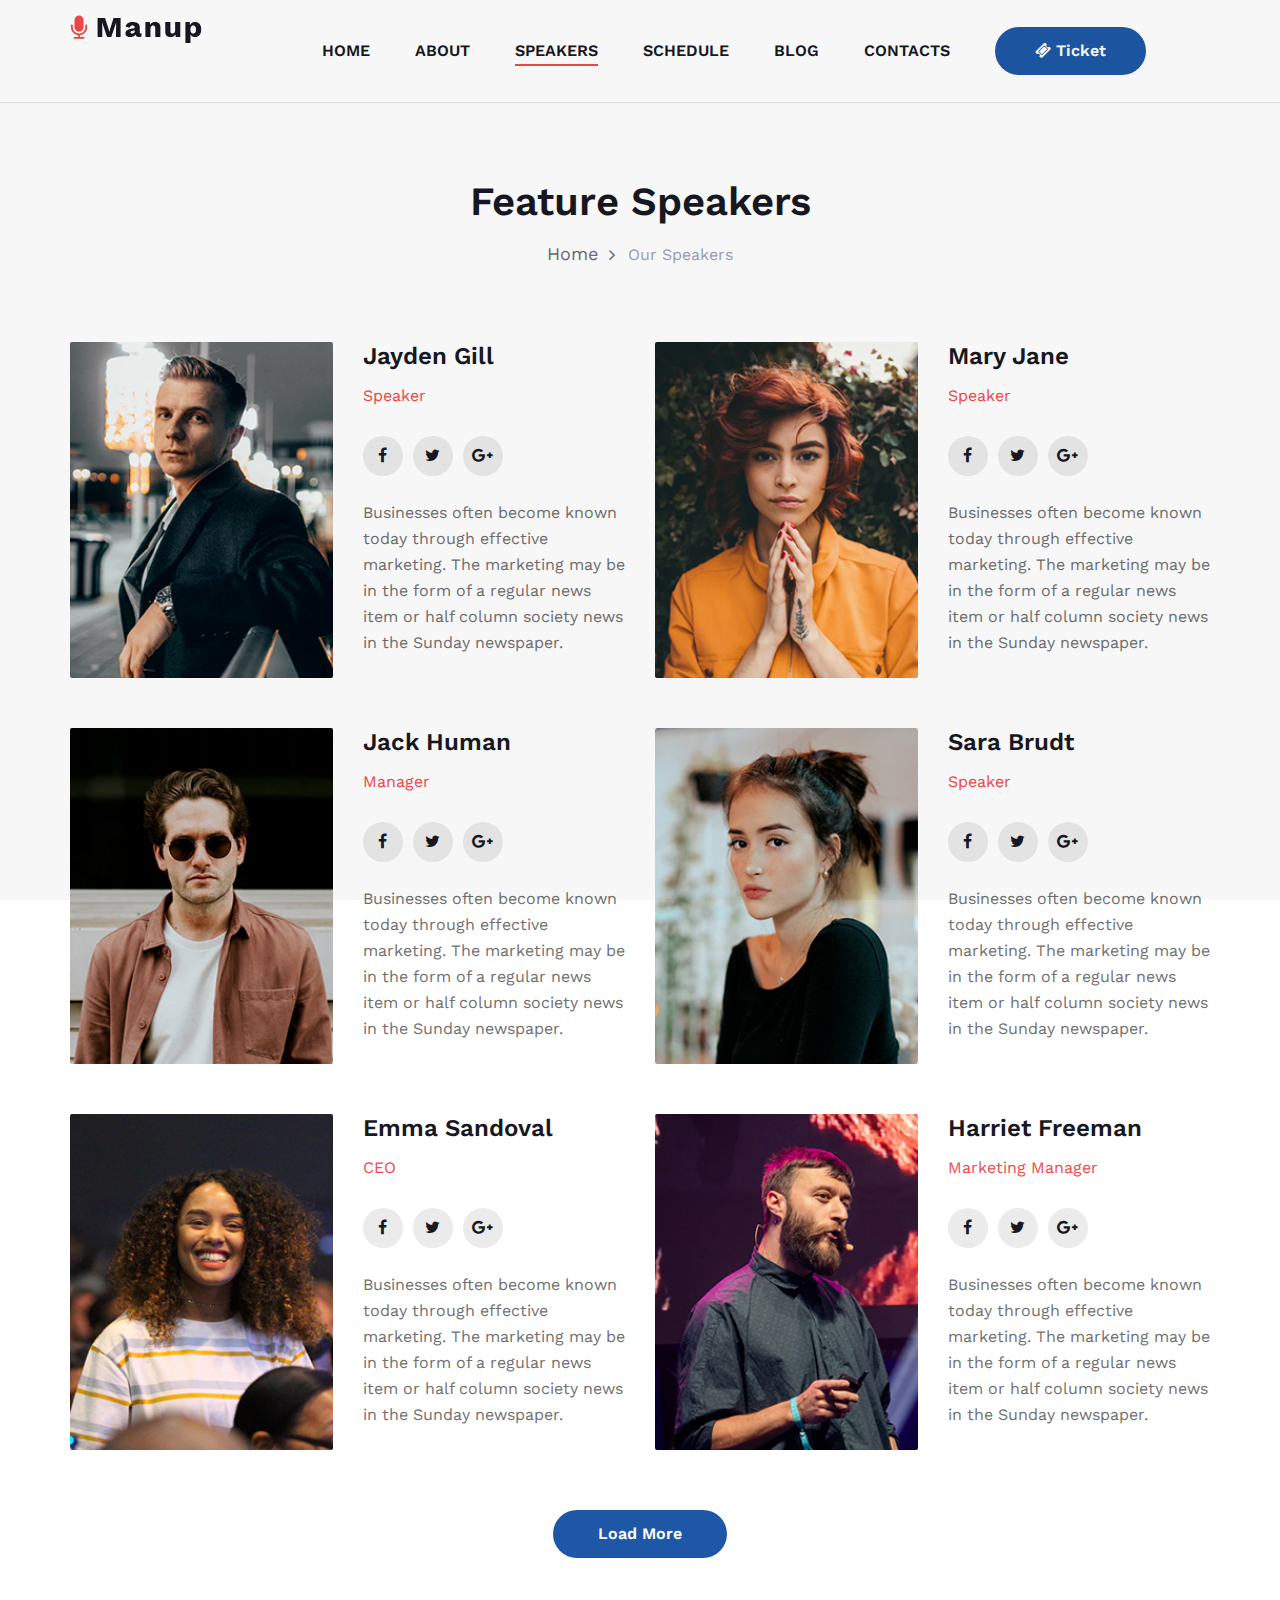
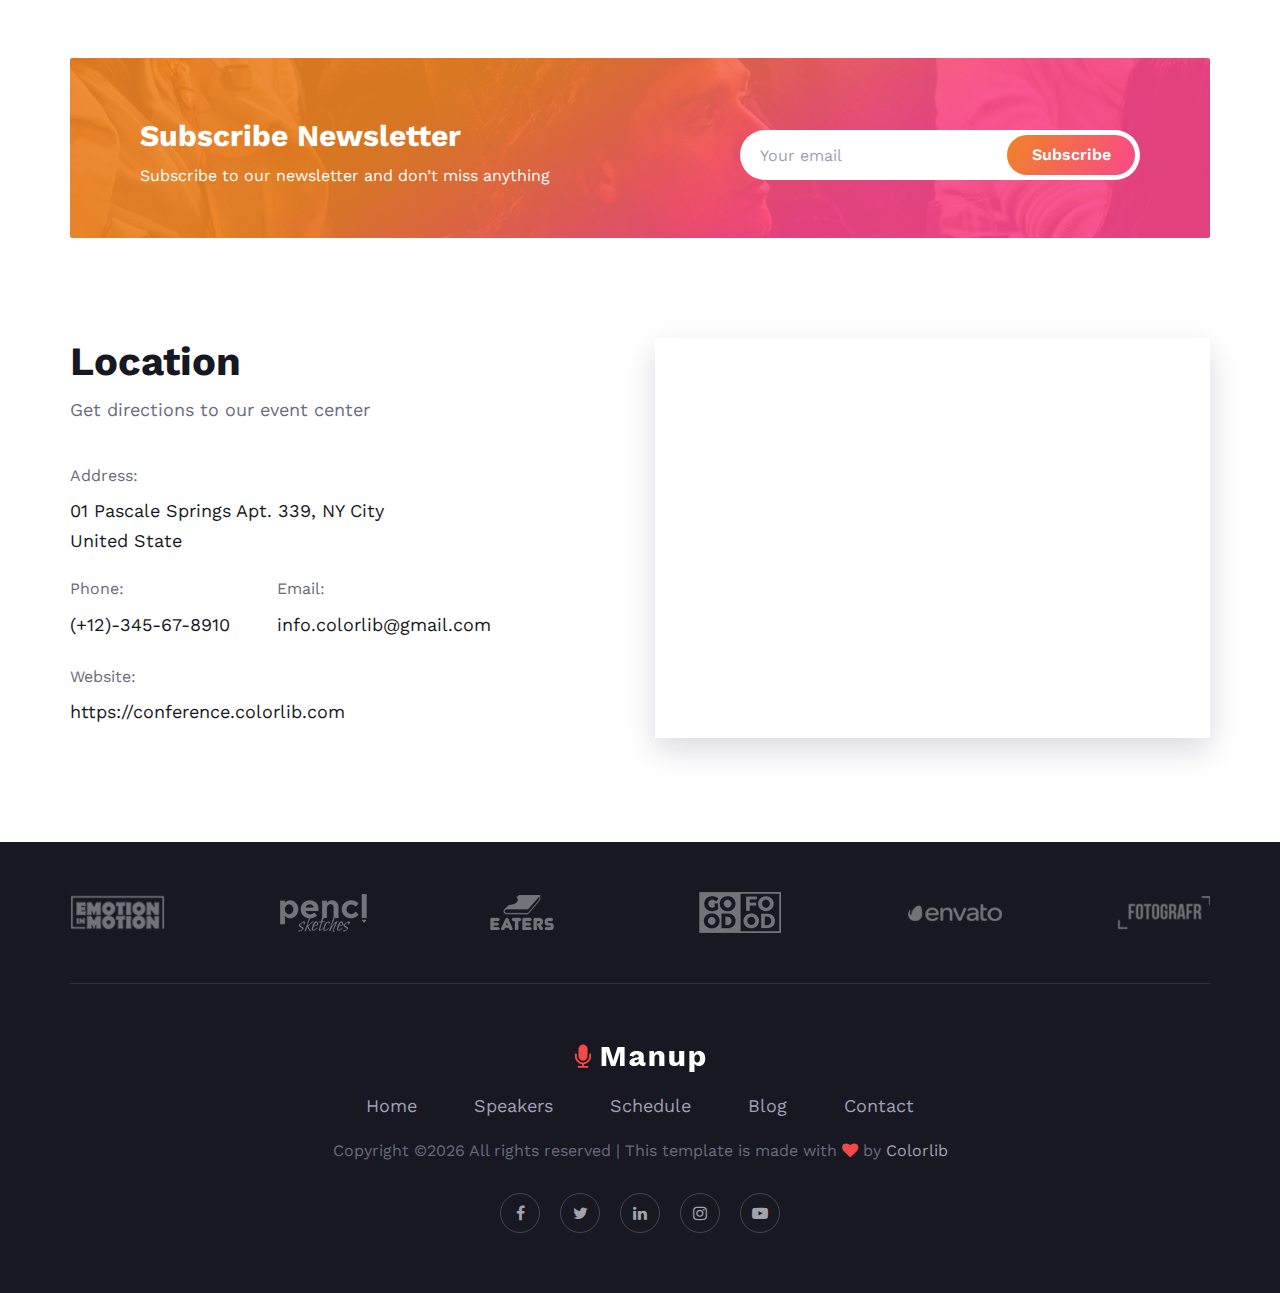
<file: manup-master/speaker.html>
<!DOCTYPE html>
<html lang="zxx">

<head>
    <meta charset="UTF-8">
    <meta name="description" content="Manup Template">
    <meta name="keywords" content="Manup, unica, creative, html">
    <meta name="viewport" content="width=device-width, initial-scale=1.0">
    <meta http-equiv="X-UA-Compatible" content="ie=edge">
    <title>Manup | Template</title>

    <!-- Google Font -->
    <link href="https://fonts.googleapis.com/css?family=Work+Sans:400,500,600,700,800,900&display=swap"
        rel="stylesheet">
    <link href="https://fonts.googleapis.com/css?family=Poppins:400,500,600,700&display=swap" rel="stylesheet">


    <!-- Css Styles -->
    <link rel="stylesheet" href="css/bootstrap.min.css" type="text/css">
    <link rel="stylesheet" href="css/font-awesome.min.css" type="text/css">
    <link rel="stylesheet" href="css/elegant-icons.css" type="text/css">
    <link rel="stylesheet" href="css/owl.carousel.min.css" type="text/css">
    <link rel="stylesheet" href="css/magnific-popup.css" type="text/css">
    <link rel="stylesheet" href="css/slicknav.min.css" type="text/css">
    <link rel="stylesheet" href="css/style.css" type="text/css">
</head>

<body>
    <!-- Page Preloder -->
    <div id="preloder">
        <div class="loader"></div>
    </div>

    <!-- Header Section Begin -->
    <header class="header-section header-normal">
        <div class="container">
            <div class="logo">
                <a href="./index.html">
                    <img src="img/logo.png" alt="">
                </a>
            </div>
            <div class="nav-menu">
                <nav class="mainmenu mobile-menu">
                    <ul>
                        <li><a href="./index.html">Home</a></li>
                        <li><a href="./about-us.html">About</a></li>
                        <li class="active"><a href="./speaker.html">Speakers</a>
                            <ul class="dropdown">
                                <li><a href="#">Jayden</a></li>
                                <li><a href="#">Sara</a></li>
                                <li><a href="#">Emma</a></li>
                                <li><a href="#">Harriet</a></li>
                            </ul>
                        </li>
                        <li><a href="./schedule.html">Schedule</a></li>
                        <li><a href="./blog.html">Blog</a></li>
                        <li><a href="./contact.html">Contacts</a></li>
                    </ul>
                </nav>
                <a href="#" class="primary-btn top-btn"><i class="fa fa-ticket"></i> Ticket</a>
            </div>
            <div id="mobile-menu-wrap"></div>
        </div>
    </header>
    <!-- Header End -->

    <!-- Breadcrumb Section Begin -->
    <section class="breadcrumb-section">
        <div class="container">
            <div class="row">
                <div class="col-lg-12">
                    <div class="breadcrumb-text">
                        <h2>Feature Speakers</h2>
                        <div class="bt-option">
                            <a href="#">Home</a>
                            <span>Our Speakers</span>
                        </div>
                    </div>
                </div>
            </div>
        </div>
    </section>
    <!-- Breadcrumb Section End -->

    <!-- Speaker Section Begin -->
    <section class="speaker-section spad">
        <div class="container">
            <div class="row">
                <div class="col-sm-6">
                    <div class="speaker-item">
                        <div class="row">
                            <div class="col-lg-6">
                                <div class="si-pic">
                                    <img src="img/speakers/speaker-1.jpg" alt="">
                                </div>
                            </div>
                            <div class="col-lg-6">
                                <div class="si-text">
                                    <div class="si-title">
                                        <h4>Jayden Gill</h4>
                                        <span>Speaker</span>
                                    </div>
                                    <div class="si-social">
                                        <a href="#"><i class="fa fa-facebook"></i></a>
                                        <a href="#"><i class="fa fa-twitter"></i></a>
                                        <a href="#"><i class="fa fa-google-plus"></i></a>
                                    </div>
                                    <p>Businesses often become known today through effective marketing. The marketing
                                        may be in the form of a regular news item or half column society news in the
                                        Sunday newspaper.</p>
                                </div>
                            </div>
                        </div>
                    </div>
                </div>
                <div class="col-sm-6">
                    <div class="speaker-item">
                        <div class="row">
                            <div class="col-lg-6">
                                <div class="si-pic">
                                    <img src="img/speakers/speaker-2.jpg" alt="">
                                </div>
                            </div>
                            <div class="col-lg-6">
                                <div class="si-text">
                                    <div class="si-title">
                                        <h4>Mary Jane</h4>
                                        <span>Speaker</span>
                                    </div>
                                    <div class="si-social">
                                        <a href="#"><i class="fa fa-facebook"></i></a>
                                        <a href="#"><i class="fa fa-twitter"></i></a>
                                        <a href="#"><i class="fa fa-google-plus"></i></a>
                                    </div>
                                    <p>Businesses often become known today through effective marketing. The marketing
                                        may be in the form of a regular news item or half column society news in the
                                        Sunday newspaper.</p>
                                </div>
                            </div>
                        </div>
                    </div>
                </div>
                <div class="col-sm-6">
                    <div class="speaker-item">
                        <div class="row">
                            <div class="col-lg-6">
                                <div class="si-pic">
                                    <img src="img/speakers/speaker-3.jpg" alt="">
                                </div>
                            </div>
                            <div class="col-lg-6">
                                <div class="si-text">
                                    <div class="si-title">
                                        <h4>Jack Human</h4>
                                        <span>Manager</span>
                                    </div>
                                    <div class="si-social">
                                        <a href="#"><i class="fa fa-facebook"></i></a>
                                        <a href="#"><i class="fa fa-twitter"></i></a>
                                        <a href="#"><i class="fa fa-google-plus"></i></a>
                                    </div>
                                    <p>Businesses often become known today through effective marketing. The marketing
                                        may be in the form of a regular news item or half column society news in the
                                        Sunday newspaper.</p>
                                </div>
                            </div>
                        </div>
                    </div>
                </div>
                <div class="col-sm-6">
                    <div class="speaker-item">
                        <div class="row">
                            <div class="col-lg-6">
                                <div class="si-pic">
                                    <img src="img/speakers/speaker-4.jpg" alt="">
                                </div>
                            </div>
                            <div class="col-lg-6">
                                <div class="si-text">
                                    <div class="si-title">
                                        <h4>Sara Brudt</h4>
                                        <span>Speaker</span>
                                    </div>
                                    <div class="si-social">
                                        <a href="#"><i class="fa fa-facebook"></i></a>
                                        <a href="#"><i class="fa fa-twitter"></i></a>
                                        <a href="#"><i class="fa fa-google-plus"></i></a>
                                    </div>
                                    <p>Businesses often become known today through effective marketing. The marketing
                                        may be in the form of a regular news item or half column society news in the
                                        Sunday newspaper.</p>
                                </div>
                            </div>
                        </div>
                    </div>
                </div>
                <div class="col-sm-6">
                    <div class="speaker-item">
                        <div class="row">
                            <div class="col-lg-6">
                                <div class="si-pic">
                                    <img src="img/speakers/speaker-5.jpg" alt="">
                                </div>
                            </div>
                            <div class="col-lg-6">
                                <div class="si-text">
                                    <div class="si-title">
                                        <h4>Emma Sandoval </h4>
                                        <span>CEO</span>
                                    </div>
                                    <div class="si-social">
                                        <a href="#"><i class="fa fa-facebook"></i></a>
                                        <a href="#"><i class="fa fa-twitter"></i></a>
                                        <a href="#"><i class="fa fa-google-plus"></i></a>
                                    </div>
                                    <p>Businesses often become known today through effective marketing. The marketing
                                        may be in the form of a regular news item or half column society news in the
                                        Sunday newspaper.</p>
                                </div>
                            </div>
                        </div>
                    </div>
                </div>
                <div class="col-sm-6">
                    <div class="speaker-item">
                        <div class="row">
                            <div class="col-lg-6">
                                <div class="si-pic">
                                    <img src="img/speakers/speaker-6.jpg" alt="">
                                </div>
                            </div>
                            <div class="col-lg-6">
                                <div class="si-text">
                                    <div class="si-title">
                                        <h4>Harriet Freeman</h4>
                                        <span>Marketing Manager</span>
                                    </div>
                                    <div class="si-social">
                                        <a href="#"><i class="fa fa-facebook"></i></a>
                                        <a href="#"><i class="fa fa-twitter"></i></a>
                                        <a href="#"><i class="fa fa-google-plus"></i></a>
                                    </div>
                                    <p>Businesses often become known today through effective marketing. The marketing
                                        may be in the form of a regular news item or half column society news in the
                                        Sunday newspaper.</p>
                                </div>
                            </div>
                        </div>
                    </div>
                </div>
            </div>
            <div class="load-more">
                <a href="#" class="primary-btn">Load More</a>
            </div>
        </div>
    </section>
    <!-- Speaker Section End -->

    <!-- Newslatter Section Begin -->
    <section class="newslatter-section about-newslatter">
        <div class="container">
            <div class="newslatter-inner set-bg" data-setbg="img/newslatter-bg.jpg">
                <div class="ni-text">
                    <h3>Subscribe Newsletter</h3>
                    <p>Subscribe to our newsletter and don’t miss anything</p>
                </div>
                <form action="#" class="ni-form">
                    <input type="text" placeholder="Your email">
                    <button type="submit">Subscribe</button>
                </form>
            </div>
        </div>
    </section>
    <!-- Newslatter Section End -->

    <!-- Contact Section Begin -->
    <section class="contact-section spad">
        <div class="container">
            <div class="row">
                <div class="col-lg-6">
                    <div class="section-title">
                        <h2>Location</h2>
                        <p>Get directions to our event center</p>
                    </div>
                    <div class="cs-text">
                        <div class="ct-address">
                            <span>Address:</span>
                            <p>01 Pascale Springs Apt. 339, NY City <br />United State</p>
                        </div>
                        <ul>
                            <li>
                                <span>Phone:</span>
                                (+12)-345-67-8910
                            </li>
                            <li>
                                <span>Email:</span>
                                info.colorlib@gmail.com
                            </li>
                        </ul>
                        <div class="ct-links">
                            <span>Website:</span>
                            <p>https://conference.colorlib.com</p>
                        </div>
                    </div>
                </div>
                <div class="col-lg-6">
                    <div class="cs-map">
                        <iframe
                            src="https://www.google.com/maps/embed?pb=!1m18!1m12!1m3!1d52901.38789495531!2d-118.19465514866786!3d34.03523211493029!2m3!1f0!2f0!3f0!3m2!1i1024!2i768!4f13.1!3m3!1m2!1s0x80c2cf71ad83ff9f%3A0x518b28657f4543b7!2sEast%20Los%20Angeles%2C%20CA%2C%20USA!5e0!3m2!1sen!2sbd!4v1579763856144!5m2!1sen!2sbd"
                            height="400" style="border:0;" allowfullscreen=""></iframe>
                    </div>
                </div>
            </div>
        </div>
    </section>
    <!-- Contact Section End -->

    <!-- Footer Section Begin -->
    <footer class="footer-section">
        <div class="container">
            <div class="partner-logo owl-carousel">
                <a href="#" class="pl-table">
                    <div class="pl-tablecell">
                        <img src="img/partner-logo/logo-1.png" alt="">
                    </div>
                </a>
                <a href="#" class="pl-table">
                    <div class="pl-tablecell">
                        <img src="img/partner-logo/logo-2.png" alt="">
                    </div>
                </a>
                <a href="#" class="pl-table">
                    <div class="pl-tablecell">
                        <img src="img/partner-logo/logo-3.png" alt="">
                    </div>
                </a>
                <a href="#" class="pl-table">
                    <div class="pl-tablecell">
                        <img src="img/partner-logo/logo-4.png" alt="">
                    </div>
                </a>
                <a href="#" class="pl-table">
                    <div class="pl-tablecell">
                        <img src="img/partner-logo/logo-5.png" alt="">
                    </div>
                </a>
                <a href="#" class="pl-table">
                    <div class="pl-tablecell">
                        <img src="img/partner-logo/logo-6.png" alt="">
                    </div>
                </a>
            </div>
            <div class="row">
                <div class="col-lg-12">
                    <div class="footer-text">
                        <div class="ft-logo">
                            <a href="#" class="footer-logo"><img src="img/footer-logo.png" alt=""></a>
                        </div>
                        <ul>
                            <li><a href="#">Home</a></li>
                            <li><a href="#">Speakers</a></li>
                            <li><a href="#">Schedule</a></li>
                            <li><a href="#">Blog</a></li>
                            <li><a href="#">Contact</a></li>
                        </ul>
                        <div class="copyright-text"><p><!-- Link back to Colorlib can't be removed. Template is licensed under CC BY 3.0. -->
  Copyright &copy;<script>document.write(new Date().getFullYear());</script> All rights reserved | This template is made with <i class="fa fa-heart" aria-hidden="true"></i> by <a href="https://colorlib.com" target="_blank">Colorlib</a>
  <!-- Link back to Colorlib can't be removed. Template is licensed under CC BY 3.0. --></p></div>
                        <div class="ft-social">
                            <a href="#"><i class="fa fa-facebook"></i></a>
                            <a href="#"><i class="fa fa-twitter"></i></a>
                            <a href="#"><i class="fa fa-linkedin"></i></a>
                            <a href="#"><i class="fa fa-instagram"></i></a>
                            <a href="#"><i class="fa fa-youtube-play"></i></a>
                        </div>
                    </div>
                </div>
            </div>
        </div>
    </footer>
    <!-- Footer Section End -->

    <!-- Js Plugins -->
    <script src="js/jquery-3.3.1.min.js"></script>
    <script src="js/bootstrap.min.js"></script>
    <script src="js/jquery.magnific-popup.min.js"></script>
    <script src="js/jquery.countdown.min.js"></script>
    <script src="js/jquery.slicknav.js"></script>
    <script src="js/owl.carousel.min.js"></script>
    <script src="js/main.js"></script>
</body>

</html>
</file>
<file: manup-master/css/elegant-icons.css>
@font-face {
	font-family: 'ElegantIcons';
	src:url('../fonts/ElegantIcons.eot');
	src:url('../fonts/ElegantIcons.eot?#iefix') format('embedded-opentype'),
		url('../fonts/ElegantIcons.woff') format('woff'),
		url('../fonts/ElegantIcons.ttf') format('truetype'),
		url('../fonts/ElegantIcons.svg#ElegantIcons') format('svg');
	font-weight: normal;
	font-style: normal;
}

/* Use the following CSS code if you want to use data attributes for inserting your icons */
[data-icon]:before {
	font-family: 'ElegantIcons';
	content: attr(data-icon);
	speak: none;
	font-weight: normal;
	font-variant: normal;
	text-transform: none;
	line-height: 1;
	-webkit-font-smoothing: antialiased;
	-moz-osx-font-smoothing: grayscale;
}

/* Use the following CSS code if you want to have a class per icon */
/*
Instead of a list of all class selectors,
you can use the generic selector below, but it's slower:
[class*="your-class-prefix"] {
*/
.arrow_up, .arrow_down, .arrow_left, .arrow_right, .arrow_left-up, .arrow_right-up, .arrow_right-down, .arrow_left-down, .arrow-up-down, .arrow_up-down_alt, .arrow_left-right_alt, .arrow_left-right, .arrow_expand_alt2, .arrow_expand_alt, .arrow_condense, .arrow_expand, .arrow_move, .arrow_carrot-up, .arrow_carrot-down, .arrow_carrot-left, .arrow_carrot-right, .arrow_carrot-2up, .arrow_carrot-2down, .arrow_carrot-2left, .arrow_carrot-2right, .arrow_carrot-up_alt2, .arrow_carrot-down_alt2, .arrow_carrot-left_alt2, .arrow_carrot-right_alt2, .arrow_carrot-2up_alt2, .arrow_carrot-2down_alt2, .arrow_carrot-2left_alt2, .arrow_carrot-2right_alt2, .arrow_triangle-up, .arrow_triangle-down, .arrow_triangle-left, .arrow_triangle-right, .arrow_triangle-up_alt2, .arrow_triangle-down_alt2, .arrow_triangle-left_alt2, .arrow_triangle-right_alt2, .arrow_back, .icon_minus-06, .icon_plus, .icon_close, .icon_check, .icon_minus_alt2, .icon_plus_alt2, .icon_close_alt2, .icon_check_alt2, .icon_zoom-out_alt, .icon_zoom-in_alt, .icon_search, .icon_box-empty, .icon_box-selected, .icon_minus-box, .icon_plus-box, .icon_box-checked, .icon_circle-empty, .icon_circle-slelected, .icon_stop_alt2, .icon_stop, .icon_pause_alt2, .icon_pause, .icon_menu, .icon_menu-square_alt2, .icon_menu-circle_alt2, .icon_ul, .icon_ol, .icon_adjust-horiz, .icon_adjust-vert, .icon_document_alt, .icon_documents_alt, .icon_pencil, .icon_pencil-edit_alt, .icon_pencil-edit, .icon_folder-alt, .icon_folder-open_alt, .icon_folder-add_alt, .icon_info_alt, .icon_error-oct_alt, .icon_error-circle_alt, .icon_error-triangle_alt, .icon_question_alt2, .icon_question, .icon_comment_alt, .icon_chat_alt, .icon_vol-mute_alt, .icon_volume-low_alt, .icon_volume-high_alt, .icon_quotations, .icon_quotations_alt2, .icon_clock_alt, .icon_lock_alt, .icon_lock-open_alt, .icon_key_alt, .icon_cloud_alt, .icon_cloud-upload_alt, .icon_cloud-download_alt, .icon_image, .icon_images, .icon_lightbulb_alt, .icon_gift_alt, .icon_house_alt, .icon_genius, .icon_mobile, .icon_tablet, .icon_laptop, .icon_desktop, .icon_camera_alt, .icon_mail_alt, .icon_cone_alt, .icon_ribbon_alt, .icon_bag_alt, .icon_creditcard, .icon_cart_alt, .icon_paperclip, .icon_tag_alt, .icon_tags_alt, .icon_trash_alt, .icon_cursor_alt, .icon_mic_alt, .icon_compass_alt, .icon_pin_alt, .icon_pushpin_alt, .icon_map_alt, .icon_drawer_alt, .icon_toolbox_alt, .icon_book_alt, .icon_calendar, .icon_film, .icon_table, .icon_contacts_alt, .icon_headphones, .icon_lifesaver, .icon_piechart, .icon_refresh, .icon_link_alt, .icon_link, .icon_loading, .icon_blocked, .icon_archive_alt, .icon_heart_alt, .icon_star_alt, .icon_star-half_alt, .icon_star, .icon_star-half, .icon_tools, .icon_tool, .icon_cog, .icon_cogs, .arrow_up_alt, .arrow_down_alt, .arrow_left_alt, .arrow_right_alt, .arrow_left-up_alt, .arrow_right-up_alt, .arrow_right-down_alt, .arrow_left-down_alt, .arrow_condense_alt, .arrow_expand_alt3, .arrow_carrot_up_alt, .arrow_carrot-down_alt, .arrow_carrot-left_alt, .arrow_carrot-right_alt, .arrow_carrot-2up_alt, .arrow_carrot-2dwnn_alt, .arrow_carrot-2left_alt, .arrow_carrot-2right_alt, .arrow_triangle-up_alt, .arrow_triangle-down_alt, .arrow_triangle-left_alt, .arrow_triangle-right_alt, .icon_minus_alt, .icon_plus_alt, .icon_close_alt, .icon_check_alt, .icon_zoom-out, .icon_zoom-in, .icon_stop_alt, .icon_menu-square_alt, .icon_menu-circle_alt, .icon_document, .icon_documents, .icon_pencil_alt, .icon_folder, .icon_folder-open, .icon_folder-add, .icon_folder_upload, .icon_folder_download, .icon_info, .icon_error-circle, .icon_error-oct, .icon_error-triangle, .icon_question_alt, .icon_comment, .icon_chat, .icon_vol-mute, .icon_volume-low, .icon_volume-high, .icon_quotations_alt, .icon_clock, .icon_lock, .icon_lock-open, .icon_key, .icon_cloud, .icon_cloud-upload, .icon_cloud-download, .icon_lightbulb, .icon_gift, .icon_house, .icon_camera, .icon_mail, .icon_cone, .icon_ribbon, .icon_bag, .icon_cart, .icon_tag, .icon_tags, .icon_trash, .icon_cursor, .icon_mic, .icon_compass, .icon_pin, .icon_pushpin, .icon_map, .icon_drawer, .icon_toolbox, .icon_book, .icon_contacts, .icon_archive, .icon_heart, .icon_profile, .icon_group, .icon_grid-2x2, .icon_grid-3x3, .icon_music, .icon_pause_alt, .icon_phone, .icon_upload, .icon_download, .social_facebook, .social_twitter, .social_pinterest, .social_googleplus, .social_tumblr, .social_tumbleupon, .social_wordpress, .social_instagram, .social_dribbble, .social_vimeo, .social_linkedin, .social_rss, .social_deviantart, .social_share, .social_myspace, .social_skype, .social_youtube, .social_picassa, .social_googledrive, .social_flickr, .social_blogger, .social_spotify, .social_delicious, .social_facebook_circle, .social_twitter_circle, .social_pinterest_circle, .social_googleplus_circle, .social_tumblr_circle, .social_stumbleupon_circle, .social_wordpress_circle, .social_instagram_circle, .social_dribbble_circle, .social_vimeo_circle, .social_linkedin_circle, .social_rss_circle, .social_deviantart_circle, .social_share_circle, .social_myspace_circle, .social_skype_circle, .social_youtube_circle, .social_picassa_circle, .social_googledrive_alt2, .social_flickr_circle, .social_blogger_circle, .social_spotify_circle, .social_delicious_circle, .social_facebook_square, .social_twitter_square, .social_pinterest_square, .social_googleplus_square, .social_tumblr_square, .social_stumbleupon_square, .social_wordpress_square, .social_instagram_square, .social_dribbble_square, .social_vimeo_square, .social_linkedin_square, .social_rss_square, .social_deviantart_square, .social_share_square, .social_myspace_square, .social_skype_square, .social_youtube_square, .social_picassa_square, .social_googledrive_square, .social_flickr_square, .social_blogger_square, .social_spotify_square, .social_delicious_square, .icon_printer, .icon_calulator, .icon_building, .icon_floppy, .icon_drive, .icon_search-2, .icon_id, .icon_id-2, .icon_puzzle, .icon_like, .icon_dislike, .icon_mug, .icon_currency, .icon_wallet, .icon_pens, .icon_easel, .icon_flowchart, .icon_datareport, .icon_briefcase, .icon_shield, .icon_percent, .icon_globe, .icon_globe-2, .icon_target, .icon_hourglass, .icon_balance, .icon_rook, .icon_printer-alt, .icon_calculator_alt, .icon_building_alt, .icon_floppy_alt, .icon_drive_alt, .icon_search_alt, .icon_id_alt, .icon_id-2_alt, .icon_puzzle_alt, .icon_like_alt, .icon_dislike_alt, .icon_mug_alt, .icon_currency_alt, .icon_wallet_alt, .icon_pens_alt, .icon_easel_alt, .icon_flowchart_alt, .icon_datareport_alt, .icon_briefcase_alt, .icon_shield_alt, .icon_percent_alt, .icon_globe_alt, .icon_clipboard {
	font-family: 'ElegantIcons';
	speak: none;
	font-style: normal;
	font-weight: normal;
	font-variant: normal;
	text-transform: none;
	line-height: 1;
	-webkit-font-smoothing: antialiased;
}
.arrow_up:before {
	content: "\21";
}
.arrow_down:before {
	content: "\22";
}
.arrow_left:before {
	content: "\23";
}
.arrow_right:before {
	content: "\24";
}
.arrow_left-up:before {
	content: "\25";
}
.arrow_right-up:before {
	content: "\26";
}
.arrow_right-down:before {
	content: "\27";
}
.arrow_left-down:before {
	content: "\28";
}
.arrow-up-down:before {
	content: "\29";
}
.arrow_up-down_alt:before {
	content: "\2a";
}
.arrow_left-right_alt:before {
	content: "\2b";
}
.arrow_left-right:before {
	content: "\2c";
}
.arrow_expand_alt2:before {
	content: "\2d";
}
.arrow_expand_alt:before {
	content: "\2e";
}
.arrow_condense:before {
	content: "\2f";
}
.arrow_expand:before {
	content: "\30";
}
.arrow_move:before {
	content: "\31";
}
.arrow_carrot-up:before {
	content: "\32";
}
.arrow_carrot-down:before {
	content: "\33";
}
.arrow_carrot-left:before {
	content: "\34";
}
.arrow_carrot-right:before {
	content: "\35";
}
.arrow_carrot-2up:before {
	content: "\36";
}
.arrow_carrot-2down:before {
	content: "\37";
}
.arrow_carrot-2left:before {
	content: "\38";
}
.arrow_carrot-2right:before {
	content: "\39";
}
.arrow_carrot-up_alt2:before {
	content: "\3a";
}
.arrow_carrot-down_alt2:before {
	content: "\3b";
}
.arrow_carrot-left_alt2:before {
	content: "\3c";
}
.arrow_carrot-right_alt2:before {
	content: "\3d";
}
.arrow_carrot-2up_alt2:before {
	content: "\3e";
}
.arrow_carrot-2down_alt2:before {
	content: "\3f";
}
.arrow_carrot-2left_alt2:before {
	content: "\40";
}
.arrow_carrot-2right_alt2:before {
	content: "\41";
}
.arrow_triangle-up:before {
	content: "\42";
}
.arrow_triangle-down:before {
	content: "\43";
}
.arrow_triangle-left:before {
	content: "\44";
}
.arrow_triangle-right:before {
	content: "\45";
}
.arrow_triangle-up_alt2:before {
	content: "\46";
}
.arrow_triangle-down_alt2:before {
	content: "\47";
}
.arrow_triangle-left_alt2:before {
	content: "\48";
}
.arrow_triangle-right_alt2:before {
	content: "\49";
}
.arrow_back:before {
	content: "\4a";
}
.icon_minus-06:before {
	content: "\4b";
}
.icon_plus:before {
	content: "\4c";
}
.icon_close:before {
	content: "\4d";
}
.icon_check:before {
	content: "\4e";
}
.icon_minus_alt2:before {
	content: "\4f";
}
.icon_plus_alt2:before {
	content: "\50";
}
.icon_close_alt2:before {
	content: "\51";
}
.icon_check_alt2:before {
	content: "\52";
}
.icon_zoom-out_alt:before {
	content: "\53";
}
.icon_zoom-in_alt:before {
	content: "\54";
}
.icon_search:before {
	content: "\55";
}
.icon_box-empty:before {
	content: "\56";
}
.icon_box-selected:before {
	content: "\57";
}
.icon_minus-box:before {
	content: "\58";
}
.icon_plus-box:before {
	content: "\59";
}
.icon_box-checked:before {
	content: "\5a";
}
.icon_circle-empty:before {
	content: "\5b";
}
.icon_circle-slelected:before {
	content: "\5c";
}
.icon_stop_alt2:before {
	content: "\5d";
}
.icon_stop:before {
	content: "\5e";
}
.icon_pause_alt2:before {
	content: "\5f";
}
.icon_pause:before {
	content: "\60";
}
.icon_menu:before {
	content: "\61";
}
.icon_menu-square_alt2:before {
	content: "\62";
}
.icon_menu-circle_alt2:before {
	content: "\63";
}
.icon_ul:before {
	content: "\64";
}
.icon_ol:before {
	content: "\65";
}
.icon_adjust-horiz:before {
	content: "\66";
}
.icon_adjust-vert:before {
	content: "\67";
}
.icon_document_alt:before {
	content: "\68";
}
.icon_documents_alt:before {
	content: "\69";
}
.icon_pencil:before {
	content: "\6a";
}
.icon_pencil-edit_alt:before {
	content: "\6b";
}
.icon_pencil-edit:before {
	content: "\6c";
}
.icon_folder-alt:before {
	content: "\6d";
}
.icon_folder-open_alt:before {
	content: "\6e";
}
.icon_folder-add_alt:before {
	content: "\6f";
}
.icon_info_alt:before {
	content: "\70";
}
.icon_error-oct_alt:before {
	content: "\71";
}
.icon_error-circle_alt:before {
	content: "\72";
}
.icon_error-triangle_alt:before {
	content: "\73";
}
.icon_question_alt2:before {
	content: "\74";
}
.icon_question:before {
	content: "\75";
}
.icon_comment_alt:before {
	content: "\76";
}
.icon_chat_alt:before {
	content: "\77";
}
.icon_vol-mute_alt:before {
	content: "\78";
}
.icon_volume-low_alt:before {
	content: "\79";
}
.icon_volume-high_alt:before {
	content: "\7a";
}
.icon_quotations:before {
	content: "\7b";
}
.icon_quotations_alt2:before {
	content: "\7c";
}
.icon_clock_alt:before {
	content: "\7d";
}
.icon_lock_alt:before {
	content: "\7e";
}
.icon_lock-open_alt:before {
	content: "\e000";
}
.icon_key_alt:before {
	content: "\e001";
}
.icon_cloud_alt:before {
	content: "\e002";
}
.icon_cloud-upload_alt:before {
	content: "\e003";
}
.icon_cloud-download_alt:before {
	content: "\e004";
}
.icon_image:before {
	content: "\e005";
}
.icon_images:before {
	content: "\e006";
}
.icon_lightbulb_alt:before {
	content: "\e007";
}
.icon_gift_alt:before {
	content: "\e008";
}
.icon_house_alt:before {
	content: "\e009";
}
.icon_genius:before {
	content: "\e00a";
}
.icon_mobile:before {
	content: "\e00b";
}
.icon_tablet:before {
	content: "\e00c";
}
.icon_laptop:before {
	content: "\e00d";
}
.icon_desktop:before {
	content: "\e00e";
}
.icon_camera_alt:before {
	content: "\e00f";
}
.icon_mail_alt:before {
	content: "\e010";
}
.icon_cone_alt:before {
	content: "\e011";
}
.icon_ribbon_alt:before {
	content: "\e012";
}
.icon_bag_alt:before {
	content: "\e013";
}
.icon_creditcard:before {
	content: "\e014";
}
.icon_cart_alt:before {
	content: "\e015";
}
.icon_paperclip:before {
	content: "\e016";
}
.icon_tag_alt:before {
	content: "\e017";
}
.icon_tags_alt:before {
	content: "\e018";
}
.icon_trash_alt:before {
	content: "\e019";
}
.icon_cursor_alt:before {
	content: "\e01a";
}
.icon_mic_alt:before {
	content: "\e01b";
}
.icon_compass_alt:before {
	content: "\e01c";
}
.icon_pin_alt:before {
	content: "\e01d";
}
.icon_pushpin_alt:before {
	content: "\e01e";
}
.icon_map_alt:before {
	content: "\e01f";
}
.icon_drawer_alt:before {
	content: "\e020";
}
.icon_toolbox_alt:before {
	content: "\e021";
}
.icon_book_alt:before {
	content: "\e022";
}
.icon_calendar:before {
	content: "\e023";
}
.icon_film:before {
	content: "\e024";
}
.icon_table:before {
	content: "\e025";
}
.icon_contacts_alt:before {
	content: "\e026";
}
.icon_headphones:before {
	content: "\e027";
}
.icon_lifesaver:before {
	content: "\e028";
}
.icon_piechart:before {
	content: "\e029";
}
.icon_refresh:before {
	content: "\e02a";
}
.icon_link_alt:before {
	content: "\e02b";
}
.icon_link:before {
	content: "\e02c";
}
.icon_loading:before {
	content: "\e02d";
}
.icon_blocked:before {
	content: "\e02e";
}
.icon_archive_alt:before {
	content: "\e02f";
}
.icon_heart_alt:before {
	content: "\e030";
}
.icon_star_alt:before {
	content: "\e031";
}
.icon_star-half_alt:before {
	content: "\e032";
}
.icon_star:before {
	content: "\e033";
}
.icon_star-half:before {
	content: "\e034";
}
.icon_tools:before {
	content: "\e035";
}
.icon_tool:before {
	content: "\e036";
}
.icon_cog:before {
	content: "\e037";
}
.icon_cogs:before {
	content: "\e038";
}
.arrow_up_alt:before {
	content: "\e039";
}
.arrow_down_alt:before {
	content: "\e03a";
}
.arrow_left_alt:before {
	content: "\e03b";
}
.arrow_right_alt:before {
	content: "\e03c";
}
.arrow_left-up_alt:before {
	content: "\e03d";
}
.arrow_right-up_alt:before {
	content: "\e03e";
}
.arrow_right-down_alt:before {
	content: "\e03f";
}
.arrow_left-down_alt:before {
	content: "\e040";
}
.arrow_condense_alt:before {
	content: "\e041";
}
.arrow_expand_alt3:before {
	content: "\e042";
}
.arrow_carrot_up_alt:before {
	content: "\e043";
}
.arrow_carrot-down_alt:before {
	content: "\e044";
}
.arrow_carrot-left_alt:before {
	content: "\e045";
}
.arrow_carrot-right_alt:before {
	content: "\e046";
}
.arrow_carrot-2up_alt:before {
	content: "\e047";
}
.arrow_carrot-2dwnn_alt:before {
	content: "\e048";
}
.arrow_carrot-2left_alt:before {
	content: "\e049";
}
.arrow_carrot-2right_alt:before {
	content: "\e04a";
}
.arrow_triangle-up_alt:before {
	content: "\e04b";
}
.arrow_triangle-down_alt:before {
	content: "\e04c";
}
.arrow_triangle-left_alt:before {
	content: "\e04d";
}
.arrow_triangle-right_alt:before {
	content: "\e04e";
}
.icon_minus_alt:before {
	content: "\e04f";
}
.icon_plus_alt:before {
	content: "\e050";
}
.icon_close_alt:before {
	content: "\e051";
}
.icon_check_alt:before {
	content: "\e052";
}
.icon_zoom-out:before {
	content: "\e053";
}
.icon_zoom-in:before {
	content: "\e054";
}
.icon_stop_alt:before {
	content: "\e055";
}
.icon_menu-square_alt:before {
	content: "\e056";
}
.icon_menu-circle_alt:before {
	content: "\e057";
}
.icon_document:before {
	content: "\e058";
}
.icon_documents:before {
	content: "\e059";
}
.icon_pencil_alt:before {
	content: "\e05a";
}
.icon_folder:before {
	content: "\e05b";
}
.icon_folder-open:before {
	content: "\e05c";
}
.icon_folder-add:before {
	content: "\e05d";
}
.icon_folder_upload:before {
	content: "\e05e";
}
.icon_folder_download:before {
	content: "\e05f";
}
.icon_info:before {
	content: "\e060";
}
.icon_error-circle:before {
	content: "\e061";
}
.icon_error-oct:before {
	content: "\e062";
}
.icon_error-triangle:before {
	content: "\e063";
}
.icon_question_alt:before {
	content: "\e064";
}
.icon_comment:before {
	content: "\e065";
}
.icon_chat:before {
	content: "\e066";
}
.icon_vol-mute:before {
	content: "\e067";
}
.icon_volume-low:before {
	content: "\e068";
}
.icon_volume-high:before {
	content: "\e069";
}
.icon_quotations_alt:before {
	content: "\e06a";
}
.icon_clock:before {
	content: "\e06b";
}
.icon_lock:before {
	content: "\e06c";
}
.icon_lock-open:before {
	content: "\e06d";
}
.icon_key:before {
	content: "\e06e";
}
.icon_cloud:before {
	content: "\e06f";
}
.icon_cloud-upload:before {
	content: "\e070";
}
.icon_cloud-download:before {
	content: "\e071";
}
.icon_lightbulb:before {
	content: "\e072";
}
.icon_gift:before {
	content: "\e073";
}
.icon_house:before {
	content: "\e074";
}
.icon_camera:before {
	content: "\e075";
}
.icon_mail:before {
	content: "\e076";
}
.icon_cone:before {
	content: "\e077";
}
.icon_ribbon:before {
	content: "\e078";
}
.icon_bag:before {
	content: "\e079";
}
.icon_cart:before {
	content: "\e07a";
}
.icon_tag:before {
	content: "\e07b";
}
.icon_tags:before {
	content: "\e07c";
}
.icon_trash:before {
	content: "\e07d";
}
.icon_cursor:before {
	content: "\e07e";
}
.icon_mic:before {
	content: "\e07f";
}
.icon_compass:before {
	content: "\e080";
}
.icon_pin:before {
	content: "\e081";
}
.icon_pushpin:before {
	content: "\e082";
}
.icon_map:before {
	content: "\e083";
}
.icon_drawer:before {
	content: "\e084";
}
.icon_toolbox:before {
	content: "\e085";
}
.icon_book:before {
	content: "\e086";
}
.icon_contacts:before {
	content: "\e087";
}
.icon_archive:before {
	content: "\e088";
}
.icon_heart:before {
	content: "\e089";
}
.icon_profile:before {
	content: "\e08a";
}
.icon_group:before {
	content: "\e08b";
}
.icon_grid-2x2:before {
	content: "\e08c";
}
.icon_grid-3x3:before {
	content: "\e08d";
}
.icon_music:before {
	content: "\e08e";
}
.icon_pause_alt:before {
	content: "\e08f";
}
.icon_phone:before {
	content: "\e090";
}
.icon_upload:before {
	content: "\e091";
}
.icon_download:before {
	content: "\e092";
}
.social_facebook:before {
	content: "\e093";
}
.social_twitter:before {
	content: "\e094";
}
.social_pinterest:before {
	content: "\e095";
}
.social_googleplus:before {
	content: "\e096";
}
.social_tumblr:before {
	content: "\e097";
}
.social_tumbleupon:before {
	content: "\e098";
}
.social_wordpress:before {
	content: "\e099";
}
.social_instagram:before {
	content: "\e09a";
}
.social_dribbble:before {
	content: "\e09b";
}
.social_vimeo:before {
	content: "\e09c";
}
.social_linkedin:before {
	content: "\e09d";
}
.social_rss:before {
	content: "\e09e";
}
.social_deviantart:before {
	content: "\e09f";
}
.social_share:before {
	content: "\e0a0";
}
.social_myspace:before {
	content: "\e0a1";
}
.social_skype:before {
	content: "\e0a2";
}
.social_youtube:before {
	content: "\e0a3";
}
.social_picassa:before {
	content: "\e0a4";
}
.social_googledrive:before {
	content: "\e0a5";
}
.social_flickr:before {
	content: "\e0a6";
}
.social_blogger:before {
	content: "\e0a7";
}
.social_spotify:before {
	content: "\e0a8";
}
.social_delicious:before {
	content: "\e0a9";
}
.social_facebook_circle:before {
	content: "\e0aa";
}
.social_twitter_circle:before {
	content: "\e0ab";
}
.social_pinterest_circle:before {
	content: "\e0ac";
}
.social_googleplus_circle:before {
	content: "\e0ad";
}
.social_tumblr_circle:before {
	content: "\e0ae";
}
.social_stumbleupon_circle:before {
	content: "\e0af";
}
.social_wordpress_circle:before {
	content: "\e0b0";
}
.social_instagram_circle:before {
	content: "\e0b1";
}
.social_dribbble_circle:before {
	content: "\e0b2";
}
.social_vimeo_circle:before {
	content: "\e0b3";
}
.social_linkedin_circle:before {
	content: "\e0b4";
}
.social_rss_circle:before {
	content: "\e0b5";
}
.social_deviantart_circle:before {
	content: "\e0b6";
}
.social_share_circle:before {
	content: "\e0b7";
}
.social_myspace_circle:before {
	content: "\e0b8";
}
.social_skype_circle:before {
	content: "\e0b9";
}
.social_youtube_circle:before {
	content: "\e0ba";
}
.social_picassa_circle:before {
	content: "\e0bb";
}
.social_googledrive_alt2:before {
	content: "\e0bc";
}
.social_flickr_circle:before {
	content: "\e0bd";
}
.social_blogger_circle:before {
	content: "\e0be";
}
.social_spotify_circle:before {
	content: "\e0bf";
}
.social_delicious_circle:before {
	content: "\e0c0";
}
.social_facebook_square:before {
	content: "\e0c1";
}
.social_twitter_square:before {
	content: "\e0c2";
}
.social_pinterest_square:before {
	content: "\e0c3";
}
.social_googleplus_square:before {
	content: "\e0c4";
}
.social_tumblr_square:before {
	content: "\e0c5";
}
.social_stumbleupon_square:before {
	content: "\e0c6";
}
.social_wordpress_square:before {
	content: "\e0c7";
}
.social_instagram_square:before {
	content: "\e0c8";
}
.social_dribbble_square:before {
	content: "\e0c9";
}
.social_vimeo_square:before {
	content: "\e0ca";
}
.social_linkedin_square:before {
	content: "\e0cb";
}
.social_rss_square:before {
	content: "\e0cc";
}
.social_deviantart_square:before {
	content: "\e0cd";
}
.social_share_square:before {
	content: "\e0ce";
}
.social_myspace_square:before {
	content: "\e0cf";
}
.social_skype_square:before {
	content: "\e0d0";
}
.social_youtube_square:before {
	content: "\e0d1";
}
.social_picassa_square:before {
	content: "\e0d2";
}
.social_googledrive_square:before {
	content: "\e0d3";
}
.social_flickr_square:before {
	content: "\e0d4";
}
.social_blogger_square:before {
	content: "\e0d5";
}
.social_spotify_square:before {
	content: "\e0d6";
}
.social_delicious_square:before {
	content: "\e0d7";
}
.icon_printer:before {
	content: "\e103";
}
.icon_calulator:before {
	content: "\e0ee";
}
.icon_building:before {
	content: "\e0ef";
}
.icon_floppy:before {
	content: "\e0e8";
}
.icon_drive:before {
	content: "\e0ea";
}
.icon_search-2:before {
	content: "\e101";
}
.icon_id:before {
	content: "\e107";
}
.icon_id-2:before {
	content: "\e108";
}
.icon_puzzle:before {
	content: "\e102";
}
.icon_like:before {
	content: "\e106";
}
.icon_dislike:before {
	content: "\e0eb";
}
.icon_mug:before {
	content: "\e105";
}
.icon_currency:before {
	content: "\e0ed";
}
.icon_wallet:before {
	content: "\e100";
}
.icon_pens:before {
	content: "\e104";
}
.icon_easel:before {
	content: "\e0e9";
}
.icon_flowchart:before {
	content: "\e109";
}
.icon_datareport:before {
	content: "\e0ec";
}
.icon_briefcase:before {
	content: "\e0fe";
}
.icon_shield:before {
	content: "\e0f6";
}
.icon_percent:before {
	content: "\e0fb";
}
.icon_globe:before {
	content: "\e0e2";
}
.icon_globe-2:before {
	content: "\e0e3";
}
.icon_target:before {
	content: "\e0f5";
}
.icon_hourglass:before {
	content: "\e0e1";
}
.icon_balance:before {
	content: "\e0ff";
}
.icon_rook:before {
	content: "\e0f8";
}
.icon_printer-alt:before {
	content: "\e0fa";
}
.icon_calculator_alt:before {
	content: "\e0e7";
}
.icon_building_alt:before {
	content: "\e0fd";
}
.icon_floppy_alt:before {
	content: "\e0e4";
}
.icon_drive_alt:before {
	content: "\e0e5";
}
.icon_search_alt:before {
	content: "\e0f7";
}
.icon_id_alt:before {
	content: "\e0e0";
}
.icon_id-2_alt:before {
	content: "\e0fc";
}
.icon_puzzle_alt:before {
	content: "\e0f9";
}
.icon_like_alt:before {
	content: "\e0dd";
}
.icon_dislike_alt:before {
	content: "\e0f1";
}
.icon_mug_alt:before {
	content: "\e0dc";
}
.icon_currency_alt:before {
	content: "\e0f3";
}
.icon_wallet_alt:before {
	content: "\e0d8";
}
.icon_pens_alt:before {
	content: "\e0db";
}
.icon_easel_alt:before {
	content: "\e0f0";
}
.icon_flowchart_alt:before {
	content: "\e0df";
}
.icon_datareport_alt:before {
	content: "\e0f2";
}
.icon_briefcase_alt:before {
	content: "\e0f4";
}
.icon_shield_alt:before {
	content: "\e0d9";
}
.icon_percent_alt:before {
	content: "\e0da";
}
.icon_globe_alt:before {
	content: "\e0de";
}
.icon_clipboard:before {
	content: "\e0e6";
}


	.glyph {
		float: left;
		text-align: center;
		padding: .75em;
		margin: .4em 1.5em .75em 0;
		width: 6em;
text-shadow: none;
	}
        .glyph_big {
        font-size: 128px;
        color: #59c5dc;
        float: left;
        margin-right: 20px;
        }

        .glyph div { padding-bottom: 10px;}

	.glyph input {
		font-family: consolas, monospace;
		font-size: 12px;
		width: 100%;
		text-align: center;
		border: 0;
		box-shadow: 0 0 0 1px #ccc;
		padding: .2em;
                -moz-border-radius: 5px;
                -webkit-border-radius: 5px;
	}
	.centered {
		margin-left: auto;
		margin-right: auto;
	}
	.glyph .fs1 {
		font-size: 2em;
	}
</file>
<file: manup-master/css/style.css>
/******************************************************************
  Template Name: Manup
  Description: Manup Event HTML Template
  Author: Colorlib
  Author URI: http://colorlib.com
  Version: 1.0
  Created: Colorlib
******************************************************************/

/*------------------------------------------------------------------
[Table of contents]

1.  Template default CSS
	1.1	Variables
	1.2	Mixins
	1.3	Flexbox
	1.4	Reset
2.  Helper Css
3.  Header Section
4.  Hero Section
5.  Home About Section
6.  Team Member Section
7.  Pricing Section
8.  Latest Blog Section
9.  Contact
10.  Footer Style

-------------------------------------------------------------------*/

/*----------------------------------------*/

/* Template default CSS
/*----------------------------------------*/

html,
body {
	height: 100%;
	font-family: "Work Sans", sans-serif;
	-webkit-font-smoothing: antialiased;
	font-smoothing: antialiased;
}

h1,
h2,
h3,
h4,
h5,
h6 {
	margin: 0;
	color: #111111;
	font-weight: 400;
	font-family: "Work Sans", sans-serif;
}

h1 {
	font-size: 70px;
}

h2 {
	font-size: 36px;
}

h3 {
	font-size: 30px;
}

h4 {
	font-size: 24px;
}

h5 {
	font-size: 18px;
}

h6 {
	font-size: 16px;
}

p {
	font-size: 16px;
	font-family: "Work Sans", sans-serif;
	color: #6a6b7c;
	font-weight: 400;
	line-height: 28px;
	margin: 0 0 15px 0;
}

img {
	max-width: 100%;
}

input:focus,
select:focus,
button:focus,
textarea:focus {
	outline: none;
}

a:hover,
a:focus {
	text-decoration: none;
	outline: none;
	color: #fff;
}

ul,
ol {
	padding: 0;
	margin: 0;
}

/*---------------------
  Helper CSS
-----------------------*/

.section-title {
	text-align: center;
	margin-bottom: 52px;
}

.section-title h2 {
	font-size: 40px;
	font-weight: 700;
	color: #171822;
	margin-bottom: 10px;
}

.section-title p {
	font-size: 18px;
	color: #6a6b7c;
	margin-bottom: 0;
}

.set-bg {
	background-repeat: no-repeat;
	background-size: cover;
	background-position: top center;
	width: 100%;
}

.spad {
	padding-top: 100px;
	padding-bottom: 100px;
}

.spad-2 {
	padding-top: 50px;
	padding-bottom: 70px;
}

.text-white h1,
.text-white h2,
.text-white h3,
.text-white h4,
.text-white h5,
.text-white h6,
.text-white p,
.text-white span,
.text-white li,
.text-white a {
	color: #fff;
}

.bg-gradient,
.bd-text .bd-tag-share .s-share a:hover,
.bh-text .play-btn,
.schedule-table-tab .nav-tabs .nav-item .nav-link.active,
.newslatter-inner .ni-form button,
.latest-item .li-tag,
.price-item .price-btn:hover,
.price-item .pi-price,
.price-item .tr-tag,
.schedule-tab .nav-tabs .nav-item .nav-link.active,
.site-btn {
	background-image: -o-linear-gradient(330deg, #ee8425 0%, #f9488b 100%), -o-linear-gradient(330deg, #ee8425 0%, #f9488b 100%);
	background-image: linear-gradient(120deg, #ee8425 0%, #f9488b 100%), linear-gradient(120deg, #ee8425 0%, #f9488b 100%);
}

/* buttons */

.primary-btn {
	display: inline-block;
	font-size: 16px;
	font-weight: 600;
	padding: 12px 40px;
	color: #ffffff;
	text-align: center;
	border-radius: 50px;
	background-color: #1d57a5;
	/* background-image: -webkit-gradient(linear, left top, right top, from(#ee8425), to(#f9488b)), -webkit-gradient(linear, left top, right top, from(#ee8425), to(#f9488b));
	background-image: -o-linear-gradient(left, #ee8425 0%, #f9488b 100%), -o-linear-gradient(left, #ee8425 0%, #f9488b 100%);
	background-image: linear-gradient(to right, #ee8425 0%, #f9488b 100%), linear-gradient(to right, #ee8425 0%, #f9488b 100%); */
}

.site-btn {
	font-size: 16px;
	color: #ffffff;
	font-weight: 600;
	border: none;
	padding: 10px 40px 12px;
	border-radius: 50px;
}

/* Preloder */

#preloder {
	position: fixed;
	width: 100%;
	height: 100%;
	top: 0;
	left: 0;
	z-index: 999999;
	background: #000;
}

.loader {
	width: 40px;
	height: 40px;
	position: absolute;
	top: 50%;
	left: 50%;
	margin-top: -13px;
	margin-left: -13px;
	border-radius: 60px;
	animation: loader 0.8s linear infinite;
	-webkit-animation: loader 0.8s linear infinite;
}

@keyframes loader {
	0% {
		-webkit-transform: rotate(0deg);
		transform: rotate(0deg);
		border: 4px solid #f44336;
		border-left-color: transparent;
	}
	50% {
		-webkit-transform: rotate(180deg);
		transform: rotate(180deg);
		border: 4px solid #673ab7;
		border-left-color: transparent;
	}
	100% {
		-webkit-transform: rotate(360deg);
		transform: rotate(360deg);
		border: 4px solid #f44336;
		border-left-color: transparent;
	}
}

@-webkit-keyframes loader {
	0% {
		-webkit-transform: rotate(0deg);
		border: 4px solid #f44336;
		border-left-color: transparent;
	}
	50% {
		-webkit-transform: rotate(180deg);
		border: 4px solid #673ab7;
		border-left-color: transparent;
	}
	100% {
		-webkit-transform: rotate(360deg);
		border: 4px solid #f44336;
		border-left-color: transparent;
	}
}

/*---------------------
  Header
-----------------------*/

.header-section {
	display: -webkit-box;
	display: -ms-flexbox;
	display: flex;
}

.header-section.header-normal {
	border-bottom: 1px solid #e5e5e5;
}

.logo {
    float: left;
    padding-top: 15px;
    padding-bottom: 19px;
}

.logo a {
	display: inline-block;
}


.nav-menu {
    margin-left: 100;
    padding: 0;
}


.nav-menu .mainmenu {
	margin-left: 120px;
	display: inline-block;
}

.nav-menu .mainmenu ul li {
	display: inline-block;
	list-style: none;
	margin-right: 40px;
	position: relative;
}

.nav-menu .mainmenu ul li .dropdown {
	position: absolute;
	width: 180px;
	background: #ffffff;
	z-index: 99;
	left: 0;
	top: 130px;
	opacity: 0;
	visibility: hidden;
	-webkit-box-shadow: 4px 13px 30px rgba(0, 0, 0, 0.15);
	box-shadow: 4px 13px 30px rgba(0, 0, 0, 0.15);
	-webkit-transition: all 0.3s;
	-o-transition: all 0.3s;
	transition: all 0.3s;
}

.nav-menu .mainmenu ul li .dropdown li {
	display: block;
	margin-right: 0;
}

.nav-menu .mainmenu ul li .dropdown li a {
	padding: 8px 10px;
	display: block;
	-webkit-transition: all 0.3s;
	-o-transition: all 0.3s;
	transition: all 0.3s;
	text-transform: capitalize;
}

.nav-menu .mainmenu ul li .dropdown li a:hover {
	color: #f44949;
}

.nav-menu .mainmenu ul li .dropdown li a:after {
	display: none;
}

.nav-menu .mainmenu ul li.active a:after {
	opacity: 1;
}

.nav-menu .mainmenu ul li:hover>a:after {
	opacity: 1;
}

.nav-menu .mainmenu ul li:hover .dropdown {
	opacity: 1;
	visibility: visible;
	top: 100px;
}

.nav-menu .mainmenu ul li a {
	font-size: 16px;
	color: #171822;
	text-transform: uppercase;
	font-weight: 600;
	padding: 12px 0;
	position: relative;
	display: inline-block;
}

.nav-menu .mainmenu ul li a:after {
	position: absolute;
	left: 0;
	margin-top: 25px;
	height: 2px;
	width: 100%;
	background: #F44949;
	content: "";
	opacity: 0;
	-webkit-transition: all 0.3s;
	-o-transition: all 0.3s;	
	transition: all 0.3s;
}

.nav-menu .primary-btn.top-btn {
	margin: 27px 0;
}

.slicknav_menu {
	display: none;
}

/*---------------------
  Hero
-----------------------*/

.hero-section {
	padding-top: 55px;
}

.hero-section .hero-text {
	padding-top: 80px;
}

.hero-section .hero-text span {
	font-size: 16px;
	color: #f44949;
	text-transform: uppercase;
	letter-spacing: 2px;
}

.hero-section .hero-text h2 {
	font-size: 60px;
	color: #ffffff;
	line-height: 72px;
	font-weight: 600;
	margin-top: 24px;
	margin-bottom: 35px;
}

/*---------------------
  Conter
-----------------------*/

.counter-section {
	padding: 20px 0;
}

.counter-section .counter-text span {
	font-size: 16px;
	color: #ffffff;
}

.counter-section .counter-text h3 {
    color: #ffffff;
    font-weight: 700;
    line-height: 38px;
    margin-top: 10px;

    /* Lighter & softer shadow */
    text-shadow: 
        0 0 3px rgba(0,0,0,0.4),
        0 0 6px rgba(0,0,0,0.3),
        0 0 10px rgba(0,0,0,0.2);
}
.bg-gradient-count-down {
    background: linear-gradient(135deg, #ffda00, #ef7f1a);
    color: #fff;
    padding: 40px 0;
}



.counter-section .cd-timer {
    text-align: center; /* center align */
    color: #ffffff;
	margin-top: -106px;
	margin-bottom: 105px;
    display: flex;
    justify-content: center;
    gap: 20px; /* equal spacing */

    /* Soft shadow */
    text-shadow: 
        0 0 2px rgba(0,0,0,0.3),
        0 0 4px rgba(0,0,0,0.2),
        0 0 6px rgba(0,0,0,0.2);
}

.counter-section .cd-timer .cd-item {
    display: flex;
    flex-direction: column;
    align-items: center;
    justify-content: center;
    
    height: 80px;   /* smaller */
    width: 80px;
    position: relative;

    border: 2px solid rgba(255,255,255,0.2);
    border-radius: 8px;
    padding: 10px;
    background: rgba(255,255,255,0.05); /* soft glass effect */
}

.counter-section .cd-timer .cd-item span {
    font-size: 28px;   /* smaller number */
    font-weight: 700;
    color: #ffda00;    /* highlight */
    line-height: 1.2;
}

.counter-section .cd-timer .cd-item p {
    font-size: 12px;
    color: #ffffff;
    margin: 5px 0 0;
    line-height: 1.2;
}


/*---------------------
  Home About Section
-----------------------*/

.home-about-section {
	padding-bottom: 90px;
}

.ha-pic {
	-webkit-box-shadow: 0px 0px 30px rgba(11, 12, 48, 0.15);
	box-shadow: 0px 0px 30px rgba(11, 12, 48, 0.15);
	margin-right: 30px;
}

.ha-pic img {
	min-width: 100%;
	border-radius: 2px;
}

.ha-text {
	padding-top: 74px;
}

.ha-text h2 {
	color: #171822;
	font-size: 40px;
	font-weight: 700;
	margin-bottom: 32px;
}

.ha-text p {
	margin-bottom: 21px;
}

.ha-text ul {
	margin-bottom: 27px;
}

.ha-text ul li {
	list-style: none;
	font-size: 16px;
	line-height: 30px;
	color: #6a6b7c;
}

.ha-text ul li span {
	color: #f44949;
}

.ha-text .ha-btn {
	font-size: 16px;
	color: #171822;
	font-weight: 600;
	position: relative;
}

.ha-text .ha-btn:before {
	position: absolute;
	left: 0;
	bottom: -6px;
	height: 2px;
	width: 100%;
	background: #f44949;
	content: "";
}

/*---------------------
  Member Item
-----------------------*/

.team-member-section {
	overflow: hidden;
}

.member-item {
	width: 20%;
	float: left;
	height: 420px;
	position: relative;
	overflow: hidden;
}

.member-item:hover .mi-social {
	top: 0;
}

.member-item:hover .mi-text {
	left: 20px;
}

.member-item .mi-social {
	text-align: center;
	position: relative;
	top: -60px;
	-webkit-transition: all 0.3s ease-out;
	-o-transition: all 0.3s ease-out;
	transition: all 0.3s ease-out;
}

.member-item .mi-social .mi-social-inner {
	display: inline-block;
	padding: 10px 23px 8px;
	border-radius: 0 0 4px 4px;
}

.member-item .mi-social .mi-social-inner a {
	display: inline-block;
	font-size: 18px;
	color: #ffffff;
	margin-right: 10px;
}

.member-item .mi-social .mi-social-inner a:last-child {
	margin-right: 0;
}

.member-item .mi-text {
	background: #ffffff;
	padding: 16px 0 18px 25px;
	position: absolute;
	left: -500px;
	bottom: 20px;
	width: calc(100% - 40px);
	-webkit-transition: all 0.5s ease-out;
	-o-transition: all 0.5s ease-out;
	transition: all 0.5s ease-out;
}

.member-item .mi-text h5 {
	font-size: 20px;
	color: #171822;
	font-weight: 600;
	margin-bottom: 5px;
}

.member-item .mi-text span {
	font-size: 16px;
	color: #f44949;
	display: block;
}

/*---------------------
  Schedule Section
-----------------------*/

.schedule-section {
	padding-bottom: 60px;
}

.schedule-tab .nav-tabs {
	border: none;
	border-radius: 2px;
	margin-bottom: 60px;
	-webkit-box-shadow: 3px 10px 30px rgba(74, 74, 77, 0.15);
	box-shadow: 3px 10px 30px rgba(74, 74, 77, 0.15);
}

.schedule-tab .nav-tabs .nav-item {
	border-right: 1px solid #e7e7e8;
	width: 20%;
	text-align: center;
}

.schedule-tab .nav-tabs .nav-item:last-child {
	border-right: none;
}

.schedule-tab .nav-tabs .nav-item .nav-link {
	padding: 14px 0 13px 0;
	border: none;
	border-top-left-radius: 0;
	border-top-right-radius: 0;
}

.schedule-tab .nav-tabs .nav-item .nav-link.active {
	border-radius: 2px;
	border-color: #e7e7e8;
}

.schedule-tab .nav-tabs .nav-item .nav-link.active h5 {
	color: #ffffff;
}

.schedule-tab .nav-tabs .nav-item .nav-link.active p {
	color: #ffffff;
}

.schedule-tab .nav-tabs .nav-item .nav-link h5 {
	color: #171822;
	font-weight: 600;
}

.schedule-tab .nav-tabs .nav-item .nav-link p {
	margin-bottom: 0;
}

.schedule-tab .st-content {
	border: 1px solid #ebebeb;
	border-radius: 2px;
	margin-bottom: 40px;
	-webkit-transition: all 0.3s;
	-o-transition: all 0.3s;
	transition: all 0.3s;
}

.schedule-tab .st-content:hover {
	-webkit-box-shadow: 3px 12px 30px rgba(23, 24, 34, 0.05);
	box-shadow: 3px 12px 30px rgba(23, 24, 34, 0.05);
	border: 1px solid transparent;
}

.schedule-tab .st-content .sc-pic {
	text-align: center;
	padding: 30px 0;
}

.schedule-tab .st-content .sc-pic img {
	height: 120px;
	width: 120px;
	border-radius: 50%;
}

.schedule-tab .st-content .sc-text {
	padding: 58px 0;
}

.schedule-tab .st-content .sc-text h4 {
	color: #171822;
	font-weight: 600;
	margin-bottom: 10px;
}

.schedule-tab .st-content .sc-text ul li {
	list-style: none;
	display: inline-block;
	font-size: 16px;
	color: #6a6b7c;
	margin-right: 25px;
	position: relative;
}

.schedule-tab .st-content .sc-text ul li:last-child:after {
	display: none;
}

.schedule-tab .st-content .sc-text ul li:after {
	position: absolute;
	right: -18px;
	top: 0;
	content: "/";
}

.schedule-tab .st-content .sc-text ul li i {
	color: #f44949;
	font-size: 14px;
}

.schedule-tab .st-content .sc-widget {
	padding: 58px 0;
}

.schedule-tab .st-content .sc-widget li {
	list-style: none;
	font-size: 16px;
	color: #6a6b7c;
	line-height: 32px;
	position: relative;
	padding-left: 22px;
}

.schedule-tab .st-content .sc-widget li i {
	color: #f44949;
	position: absolute;
	left: 0;
	top: 7px;
}

/*---------------------
  Pricing Section
-----------------------*/

.pricing-section {
	padding-top: 90px;
	padding-bottom: 80px;
}

.pricing-section .section-title {
	margin-bottom: 88px;
}

.pricing-section .section-title h2 {
	color: #ffffff;
}

.pricing-section .section-title p {
	color: #a0a1b5;
}

.price-item {
	background: #ffffff;
	text-align: center;
	padding-top: 34px;
	padding-bottom: 18px;
	position: relative;
	border-radius: 2px;
	margin-bottom: 40px;
}

.price-item.top-rated {
	margin-top: -36px;
}

.price-item .tr-tag {
	width: 28px;
	height: 50px;
	line-height: 38px;
	-webkit-clip-path: polygon(100% 0%, 100% 100%, 50% 65%, 0% 100%, 0% 0%);
	clip-path: polygon(100% 0%, 100% 100%, 50% 65%, 0% 100%, 0% 0%);
	position: absolute;
	right: 26px;
	top: 0;
}

.price-item .tr-tag i {
	color: #ffffff;
}

.price-item h4 {
	color: #171822;
	font-weight: 700;
	text-transform: uppercase;
	margin-bottom: 26px;
}

.price-item .pi-price {
	padding-top: 16px;
	padding-bottom: 14px;
	margin-bottom: 38px;
}

.price-item .pi-price h2 {
	font-size: 60px;
	color: #ffffff;
	font-family: "Poppins", sans-serif;
	font-weight: 600;
	display: inline-block;
	position: relative;
	padding-left: 20px;
}

.price-item .pi-price h2 span {
	font-size: 30px;
	position: absolute;
	left: 0px;
	top: 9px;
}

.price-item ul li {
	list-style: none;
	font-size: 16px;
	color: #6a6b7c;
	line-height: 38px;
}

.price-item .price-btn {
	font-size: 16px;
	color: #171822;
	font-weight: 600;
	display: inline-block;
	background: #ffffff;
	padding: 10px 85px;
	border-radius: 50px;
	-webkit-box-shadow: 0px 6px 20px rgba(0, 0, 0, 0.15);
	box-shadow: 0px 6px 20px rgba(0, 0, 0, 0.15);
	position: relative;
	bottom: -39px;
	-webkit-transition: all 0.3s;
	-o-transition: all 0.3s;
	transition: all 0.3s;
}

.price-item .price-btn:hover {
	color: #ffffff;
}

.price-item .price-btn:hover span {
	color: #ffffff;
}

.price-item .price-btn span {
	color: #f44949;
	position: relative;
	top: 3px;
	-webkit-transition: all 0.3s;
	-o-transition: all 0.3s;
	transition: all 0.3s;
}

/*---------------------
  Latest Blog
-----------------------*/

.latest-blog {
	background: #f4f6f8;
	padding-bottom: 160px;
}

.latest-item {
	height: 255px;
	position: relative;
	margin-bottom: 40px;
	margin-left: 15px;
	border-radius: 2px;
	-webkit-box-shadow: 0px 0px 30px rgba(79, 84, 139, 0.15);
	box-shadow: 0px 0px 30px rgba(79, 84, 139, 0.15);
}

.latest-item.large-item {
	height: 550px;
	margin-right: 15px;
	margin-left: 0;
}

.latest-item.large-item .li-tag {
	left: 40px;
	top: 40px;
}

.latest-item.large-item .li-text {
	padding: 0 40px;
	bottom: 35px;
}

.latest-item.large-item .li-text h4 {
	margin-bottom: 17px;
}

.latest-item.large-item .li-text h4 a {
	color: #ffffff;
	font-weight: 600;
	line-height: 36px;
}

.latest-item.large-item .li-text span {
	font-size: 16px;
	color: #ffffff;
}

.latest-item.large-item .li-text span i {
	color: #f44949;
}

.latest-item .li-tag {
	font-size: 14px;
	color: #ffffff;
	display: inline-block;
	padding: 5px 18px;
	border-radius: 2px;
	position: absolute;
	left: 30px;
	top: 30px;
}

.latest-item .li-text {
	position: absolute;
	left: 0;
	bottom: 26px;
	width: 100%;
	padding: 0 30px;
}

.latest-item .li-text h5 {
	margin-bottom: 5px;
}

.latest-item .li-text h5 a {
	display: block;
	color: #ffffff;
	font-weight: 600;
	line-height: 30px;
}

.latest-item .li-text span {
	font-size: 14px;
	color: #ffffff;
}

.latest-item .li-text span i {
	color: #f44949;
}

/*---------------------
  Newslatter Section
-----------------------*/

.newslatter-section.about-newslatter .newslatter-inner {
	margin-top: 0;
}

.newslatter-inner {
	padding: 60px 70px 48px;
	overflow: hidden;
	border-radius: 2px;
	margin-top: -100px;
}

.newslatter-inner .ni-text {
	float: left;
}

.newslatter-inner .ni-text h3 {
	color: #ffffff;
	font-weight: 700;
	margin-bottom: 8px;
}

.newslatter-inner .ni-text p {
	color: #ffffff;
	margin-bottom: 0;
}

.newslatter-inner .ni-form {
	width: 400px;
	position: relative;
	float: right;
	margin-top: 12px;
}

.newslatter-inner .ni-form input {
	width: 100%;
	height: 50px;
	font-size: 16px;
	color: #a0a1b5;
	padding-left: 20px;
	background: #ffffff;
	border-radius: 50px;
	border: none;
	padding-right: 140px;
}

.newslatter-inner .ni-form input::-webkit-input-placeholder {
	color: #a0a1b5;
}

.newslatter-inner .ni-form input::-moz-placeholder {
	color: #a0a1b5;
}

.newslatter-inner .ni-form input:-ms-input-placeholder {
	color: #a0a1b5;
}

.newslatter-inner .ni-form input::-ms-input-placeholder {
	color: #a0a1b5;
}

.newslatter-inner .ni-form input::placeholder {
	color: #a0a1b5;
}

.newslatter-inner .ni-form button {
	width: 128px;
	height: 40px;
	text-align: center;
	border: none;
	color: #ffffff;
	font-size: 16px;
	font-weight: 600;
	border-radius: 50px;
	position: absolute;
	right: 5px;
	top: 5px;
}

/*---------------------
  Home Contact 
-----------------------*/

.contact-section .section-title {
	text-align: left;
	margin-bottom: 40px;
}

.cs-text .ct-address span {
	font-size: 16px;
	color: #6a6b7c;
}

.cs-text .ct-address p {
	font-size: 18px;
	color: #171822;
	line-height: 30px;
	margin-top: 8px;
}

.cs-text ul {
	margin-bottom: 22px;
}

.cs-text ul li {
	font-size: 18px;
	color: #171822;
	line-height: 36px;
	list-style-type: none;
	display: inline-block;
	margin-right: 42px;
}

.cs-text ul li:last-child {
	margin-right: 0;
}

.cs-text ul li span {
	font-size: 16px;
	color: #6a6b7c;
	display: block;
}

.cs-text .ct-links span {
	font-size: 16px;
	color: #6a6b7c;
}

.cs-text .ct-links p {
	font-size: 18px;
	color: #171822;
	line-height: 30px;
	margin-top: 8px;
}

.cs-map {
	height: 400px;
	-webkit-box-shadow: 0px 12px 30px rgba(11, 12, 48, 0.15);
	box-shadow: 0px 12px 30px rgba(11, 12, 48, 0.15);
}

.cs-map iframe {
	width: 100%;
}

/*---------------------
  Footer
-----------------------*/

.footer-section {
	background: #171822;
	padding-top: 50px;
	padding-bottom: 60px;
}

.partner-logo {
	padding-bottom: 50px;
	border-bottom: 1px solid #2f3039;
}

.partner-logo .pl-table {
	display: inline-block;
	display: table;
}

.partner-logo .pl-table .pl-tablecell {
	display: table-cell;
	vertical-align: middle;
	height: 41px;
}

.footer-text {
	text-align: center;
	padding-top: 60px;
}

.footer-text .ft-logo {
	margin-bottom: 20px;
}

.footer-text .ft-logo a {
	display: inline-block;
}

.footer-text ul {
	margin-bottom: 18px;
}

.footer-text ul li {
	list-style: none;
	display: inline-block;
	margin-right: 52px;
}

.footer-text ul li:last-child {
	margin-right: 0;
}

.footer-text ul li a {
	font-size: 18px;
	color: #a0a1b5;
	display: inline-block;
	-webkit-transition: all 0.3s;
	-o-transition: all 0.3s;
	transition: all 0.3s;
}

.footer-text ul li a:hover {
	color: #f44949;
}

.footer-text .copyright-text {
	font-size: 14px;
	color: #a0a1b5;
	margin-bottom: 28px;
}

.footer-text .copyright-text i {
	color: #f44949;
}

.footer-text .copyright-text a {
	color: #a0a1b5;
}

.footer-text .copyright-text a:hover {
	color: #f44949;
}

.footer-text .ft-social a {
	display: inline-block;
	width: 40px;
	height: 40px;
	text-align: center;
	line-height: 40px;
	font-size: 16px;
	color: #a3a3ae;
	border: 1px solid #45464e;
	border-radius: 50%;
	margin-right: 15px;
}

.footer-text .ft-social a:last-child {
	margin-right: 0;
}

/* ----------------------------------- Other Pages Styles ------------------------------- */

/*---------------------
  Breadcrumb
-----------------------*/

.breadcrumb-section {
	padding: 75px 0 75px;
}

.breadcrumb-text {
	text-align: center;
}

.breadcrumb-text h2 {
	font-size: 40px;
	color: #171822;
	font-weight: 600;
	margin-bottom: 14px;
}

.breadcrumb-text .bt-option a {
	font-size: 18px;
	color: #6a6b7c;
	display: inline-block;
	margin-right: 25px;
	position: relative;
}

.breadcrumb-text .bt-option a:after {
	position: absolute;
	right: -17px;
	top: 2px;
	content: "";
	font-family: "FontAwesome";
}

.breadcrumb-text .bt-option span {
	display: inline-block;
	color: #a0a1b5;
}

/*---------------------
  About Section
-----------------------*/

.about-section {
	padding-top: 0;
	padding-bottom: 90px;
}

.about-section .section-title {
	text-align: left;
}

.about-section .section-title h2 {
	margin-bottom: 20px;
}

.about-section .section-title p {
	font-size: 16px;
}

.about-section .section-title p.f-para {
	margin-bottom: 20px;
}

.about-pic {
	-webkit-box-shadow: 0px 0px 30px rgba(11, 12, 48, 0.15);
	box-shadow: 0px 0px 30px rgba(11, 12, 48, 0.15);
}

.about-pic img {
	min-width: 100%;
}

.about-text {
	padding-top: 20px;
}

.about-text h3 {
	color: #171822;
	font-weight: 600;
	margin-bottom: 25px;
}

.about-text p {
	margin-bottom: 20px;
}

.about-text ul li {
	font-size: 16px;
	color: #6a6b7c;
	line-height: 30px;
	list-style: none;
}

.about-text ul li span {
	color: #f44949;
}

/*---------------------
  Story Section
-----------------------*/

.story-section {
	padding-bottom: 30px;
}

.story-section .section-title {
	text-align: left;
}

.story-section .section-title h2 {
	margin-bottom: 0;
}

.story-left {
	padding-right: 40px;
}

.story-right {
	padding-left: 40px;
}

.story-item {
	margin-bottom: 28px;
}

.story-item h2 {
	color: #f44949;
	font-weight: 600;
	float: left;
	margin-right: 30px;
	line-height: 42px;
}

.story-item .si-text {
	overflow: hidden;
}

.story-item .si-text h4 {
	color: #171822;
	font-weight: 600;
	line-height: 36px;
	margin-bottom: 14px;
}

/*---------------------
  Testimonial Section
-----------------------*/

.testimonial-section {
	padding-bottom: 40px;
	overflow: hidden;
}

.testimonial-section .section-title {
	margin-bottom: 26px;
}

.testimonial-slider .col-lg-6 {
	max-width: 100%;
}

.testimonial-slider.owl-carousel .owl-stage-outer {
	padding-bottom: 60px;
	padding-top: 30px;
}

.testimonial-slider.owl-carousel .owl-nav button {
	height: 50px;
	width: 50px;
	text-align: center;
	line-height: 50px;
	font-size: 30px;
	color: #171822;
	background: #f4f6f8;
	border-radius: 50%;
	position: absolute;
	left: -66px;
	top: 50%;
	-webkit-transform: translateY(-40px);
	-ms-transform: translateY(-40px);
	transform: translateY(-40px);
	-webkit-transition: all 0.3s;
	-o-transition: all 0.3s;
	transition: all 0.3s;
}

.testimonial-slider.owl-carousel .owl-nav button:hover {
	background: -webkit-gradient(linear, left top, right top, from(#ee8425), to(#f9488b));
	background: -o-linear-gradient(left, #ee8425, #f9488b);
	background: linear-gradient(to right, #ee8425, #f9488b);
	color: #ffffff;
}

.testimonial-slider.owl-carousel .owl-nav button.owl-next {
	left: auto;
	right: -66px;
}

.testimonial-item {
	background: #ffffff;
	-webkit-box-shadow: 0px 6px 20px rgba(11, 12, 48, 0.15);
	box-shadow: 0px 6px 20px rgba(11, 12, 48, 0.15);
	border-radius: 4px;
	position: relative;
	padding: 40px 40px 15px 40px;
}

.testimonial-item .quote-pic {
	position: absolute;
	right: 50px;
	top: 50px;
}

.testimonial-item .ti-author {
	overflow: hidden;
	margin-bottom: 22px;
}

.testimonial-item .ti-author .ta-pic {
	float: left;
	margin-right: 20px;
}

.testimonial-item .ti-author .ta-pic img {
	height: 76px;
	width: 76px;
	border-radius: 50%;
}

.testimonial-item .ti-author .ta-text {
	overflow: hidden;
	padding-top: 12px;
}

.testimonial-item .ti-author .ta-text h5 {
	font-size: 20px;
	color: #171822;
	font-weight: 600;
	margin-bottom: 5px;
}

.testimonial-item .ti-author .ta-text span {
	display: block;
	color: #f44949;
}

.testimonial-item p {
	font-size: 20px;
	color: #171822;
	line-height: 32px;
	font-weight: 500;
}

/*---------------------
  Speaker Section
-----------------------*/

.speaker-section {
	padding-top: 0;
}

.speaker-item {
	margin-bottom: 50px;
}

.speaker-item .si-pic img {
	min-width: 100%;
	border-radius: 2px;
}

.speaker-item .si-text .si-title {
	margin-bottom: 28px;
}

.speaker-item .si-text .si-title h4 {
	color: #171822;
	font-weight: 600;
	margin-bottom: 13px;
}

.speaker-item .si-text .si-title span {
	color: #f44949;
	font-size: 16px;
	display: block;
}

.speaker-item .si-text .si-social {
	margin-bottom: 24px;
}

.speaker-item .si-text .si-social a {
	display: inline-block;
	font-size: 16px;
	color: #171822;
	height: 40px;
	width: 40px;
	text-align: center;
	line-height: 40px;
	background: #ebebeb;
	border-radius: 50%;
	margin-right: 5px;
}

.speaker-item .si-text .si-social a:hover {
	background: -o-linear-gradient(330deg, #ee8425, #f9488b);
	background: linear-gradient(120deg, #ee8425, #f9488b);
	color: #ffffff;
}

.speaker-item .si-text p {
	color: #707070;
	line-height: 26px;
}

.load-more {
	text-align: center;
	padding-top: 10px;
}

.load-more .primary-btn {
	padding: 12px 45px;
}

/*------------------------
  Schedule Table Section
-------------------------*/

.schedule-table-section {
	padding-top: 0;
}

.schedule-table-tab .nav-tabs {
	border: none;
	border-radius: 4px;
	margin-bottom: 50px;
	-webkit-box-shadow: 3px 10px 30px rgba(74, 74, 77, 0.15);
	box-shadow: 3px 10px 30px rgba(74, 74, 77, 0.15);
}

.schedule-table-tab .nav-tabs .nav-item {
	border-right: 1px solid #e7e7e8;
	width: 20%;
	text-align: center;
}

.schedule-table-tab .nav-tabs .nav-item:last-child {
	border-right: none;
}

.schedule-table-tab .nav-tabs .nav-item .nav-link {
	padding: 22px 0;
	border: none;
	border-top-left-radius: 0;
	border-top-right-radius: 0;
	text-align: center;
	font-size: 20px;
	font-weight: 600;
	color: #171822;
}

.schedule-table-tab .nav-tabs .nav-item .nav-link.active {
	border-color: #e7e7e8;
	color: #ffffff;
}

.schedule-table-tab .schedule-table-content table {
	width: 100%;
	text-align: center;
	border: 1px solid #e1e1e1;
}

.schedule-table-tab .schedule-table-content table thead {
	border-bottom: 1px solid #e5e5e5;
}

.schedule-table-tab .schedule-table-content table thead tr th {
	border-right: 1px solid #e5e5e5;
	padding: 24px 0 26px;
}

.schedule-table-tab .schedule-table-content table thead tr th strong {
	font-size: 24px;
	color: #171822;
	font-weight: 600;
	margin-bottom: 8px;
}

.schedule-table-tab .schedule-table-content table thead tr th span {
	color: #f5523b;
	font-size: 16px;
	display: block;
	font-weight: 400;
}

.schedule-table-tab .schedule-table-content table tbody tr {
	border-bottom: 1px solid #e5e5e5;
}

.schedule-table-tab .schedule-table-content table tbody tr td {
	border-right: 1px solid #e5e5e5;
	width: 260px;
	height: 134px;
	padding: 37px 0 36px;
}

.schedule-table-tab .schedule-table-content table tbody tr td h5 {
	color: #171822;
	font-weight: 600;
	margin-bottom: 10px;
}

.schedule-table-tab .schedule-table-content table tbody tr td p {
	color: #171822;
	margin-bottom: 0;
}

.schedule-table-tab .schedule-table-content table tbody tr td p span {
	color: #a0a1b5;
}

.schedule-table-tab .schedule-table-content table tbody tr td.event-time {
	width: 140px;
	color: #f44949;
	font-size: 24px;
	font-weight: 600;
}

.schedule-table-tab .schedule-table-content table tbody tr td.break h5 {
	margin-bottom: 0;
}

.schedule-table-tab .schedule-table-content table tbody tr td.hover-bg:hover {
	background: -o-linear-gradient(330deg, #ee8425, #f9488b);
	background: linear-gradient(120deg, #ee8425, #f9488b);
}

.schedule-table-tab .schedule-table-content table tbody tr td.hover-bg:hover h5 {
	color: #ffffff;
}

.schedule-table-tab .schedule-table-content table tbody tr td.hover-bg:hover p {
	color: #ffffff;
}

.schedule-table-tab .schedule-table-content table tbody tr td.hover-bg:hover p span {
	color: #ffffff;
}

/*---------------------
  Blog
-----------------------*/

.blog-section {
	padding-top: 0;
}

.blog-item {
	height: 277px;
	position: relative;
	border-radius: 10px;
	margin-bottom: 30px;
	-webkit-box-shadow: 0px 0px 30px rgba(11, 12, 48, 0.15);
	box-shadow: 0px 0px 30px rgba(11, 12, 48, 0.15);
}

.blog-item .bi-tag {
	font-size: 12px;
	font-weight: 600;
	color: #ffffff;
	display: inline-block;
	padding: 3px 20px 5px;
	border-radius: 2px;
	position: absolute;
	left: 20px;
	top: 20px;
}

.blog-item.large-item {
	height: 575px;
}

.blog-item.large-item .bi-tag {
	left: 30px;
	top: 30px;
}

.blog-item.large-item .bi-text {
	padding: 0 30px;
	bottom: 28px;
}

.blog-item .bi-text {
	position: absolute;
	left: 0;
	bottom: 18px;
	width: 100%;
	padding: 0 20px;
}

.blog-item .bi-text h5 {
	margin-bottom: 10px;
}

.blog-item .bi-text h5 a {
	color: #ffffff;
	line-height: 24px;
	font-weight: 600;
	display: block;
}

.blog-item .bi-text h3 {
	margin-bottom: 15px;
}

.blog-item .bi-text h3 a {
	font-size: 28px;
	color: #ffffff;
	font-weight: 600;
	line-height: 36px;
	display: block;
}

.blog-item .bi-text span {
	font-size: 14px;
	color: #ffffff;
	display: block;
}

.blog-item .bi-text span i {
	color: #f44949;
}

.load-more.blog-more {
	padding-top: 20px;
}

/*---------------------
  Blog Hero Section
-----------------------*/

.blog-hero-section {
	padding: 200px 0;
}

.bh-text {
	text-align: center;
}

.bh-text .play-btn {
	height: 70px;
	width: 70px;
	border-radius: 50%;
	display: inline-block;
	text-align: center;
	line-height: 79px;
}

.bh-text .play-btn i {
	color: #ffffff;
	font-size: 28px;
	margin-left: 6px;
}

.bh-text h2 {
	color: #ffffff;
	font-size: 60px;
	font-weight: 700;
	margin-top: 34px;
	margin-bottom: 14px;
}

.bh-text ul li {
	font-size: 14px;
	color: #ffffff;
	text-transform: uppercase;
	letter-spacing: 2px;
	list-style: none;
	display: inline-block;
	margin-right: 45px;
	position: relative;
}

.bh-text ul li:after {
	position: absolute;
	right: -22px;
	top: 4px;
	height: 14px;
	width: 1px;
	background: #6e6e6e;
	content: "";
}

.bh-text ul li:last-child {
	margin-right: 0;
}

.bh-text ul li:last-child:after {
	display: none;
}

.bh-text ul li span {
	font-size: 16px;
	text-transform: capitalize;
}

.bh-text ul li span strong {
	font-weight: 600;
}

/*---------------------
  Blog Details Section
-----------------------*/

.blog-details-section {
	padding-top: 70px;
}

.bd-text .bd-title {
	margin-bottom: 28px;
}

.bd-text .bd-quote {
	position: relative;
	padding-left: 32px;
	margin-bottom: 36px;
}

.bd-text .bd-quote:before {
	position: absolute;
	left: 0;
	top: 0;
	width: 4px;
	height: 100%;
	background: #f44949;
	content: "";
}

.bd-text .bd-quote p {
	font-size: 18px;
	color: #171822;
	font-weight: 500;
	line-height: 30px;
}

.bd-text .bd-quote span {
	font-size: 14px;
	color: #f44949;
	text-transform: uppercase;
	letter-spacing: 2px;
	font-weight: 600;
}

.bd-text .bd-quote img {
	position: absolute;
	right: 0;
	bottom: 0;
}

.bd-text .bd-more-text {
	margin-bottom: 32px;
}

.bd-text .bd-more-text.second-text {
	margin-bottom: 56px;
}

.bd-text .bd-more-text h4 {
	color: #171822;
	font-weight: 600;
	margin-bottom: 22px;
}

.bd-text .bd-more-pic {
	margin-bottom: 36px;
}

.bd-text .bd-more-pic img {
	min-width: 100%;
	border-radius: 2px;
}

.bd-text .bd-tag-share {
	overflow: hidden;
	border-top: 1px solid #e5e5e5;
	padding-top: 20px;
}

.bd-text .bd-tag-share .tag {
	float: left;
	margin-top: 7px;
}

.bd-text .bd-tag-share .tag a {
	display: inline-block;
	font-size: 14px;
	background: #ebebeb;
	color: #6a6b7c;
	padding: 2px 17px 4px;
	-webkit-transition: all 0.3s;
	-o-transition: all 0.3s;
	transition: all 0.3s;
	border-radius: 2px;
	margin-right: 6px;
	margin-bottom: 5px;
}

.bd-text .bd-tag-share .tag a:hover {
	background: #f44949;
	color: #ffffff;
}

.bd-text .bd-tag-share .s-share {
	float: right;
}

.bd-text .bd-tag-share .s-share span {
	display: inline-block;
	color: #171822;
	font-size: 16px;
	margin-right: 12px;
}

.bd-text .bd-tag-share .s-share a {
	display: inline-block;
	font-size: 16px;
	color: #171822;
	width: 40px;
	height: 40px;
	text-align: center;
	line-height: 40px;
	background: #ebebeb;
	margin-left: 11px;
	border-radius: 50%;
}

.bd-text .bd-tag-share .s-share a:hover {
	color: #ffffff;
}

/*---------------------
  Comment Section
-----------------------*/

.comment-section h3 {
	color: #171822;
	font-weight: 600;
}

.comment-form input {
	width: 100%;
	height: 46px;
	background: #f4f6f8;
	padding-left: 20px;
	padding-right: 5px;
	border: none;
	margin-bottom: 30px;
	border-radius: 2px;
	border: 1px solid transparent;
	-webkit-transition: all 0.3s;
	-o-transition: all 0.3s;
	transition: all 0.3s;
}

.comment-form input::-webkit-input-placeholder {
	color: #a0a1b5;
}

.comment-form input::-moz-placeholder {
	color: #a0a1b5;
}

.comment-form input:-ms-input-placeholder {
	color: #a0a1b5;
}

.comment-form input::-ms-input-placeholder {
	color: #a0a1b5;
}

.comment-form input::placeholder {
	color: #a0a1b5;
}

.comment-form input:focus {
	border: 1px solid #f44949;
	color: #171822;
}

.comment-form textarea {
	width: 100%;
	height: 120px;
	background: #f4f6f8;
	padding-left: 20px;
	border: none;
	padding-top: 12px;
	padding-right: 5px;
	margin-bottom: 32px;
	border-radius: 2px;
	border: 1px solid transparent;
	-webkit-transition: all 0.3s;
	-o-transition: all 0.3s;
	transition: all 0.3s;
	resize: none;
}

.comment-form textarea::-webkit-input-placeholder {
	color: #a0a1b5;
}

.comment-form textarea::-moz-placeholder {
	color: #a0a1b5;
}

.comment-form textarea:-ms-input-placeholder {
	color: #a0a1b5;
}

.comment-form textarea::-ms-input-placeholder {
	color: #a0a1b5;
}

.comment-form textarea::placeholder {
	color: #a0a1b5;
}

.comment-form textarea:focus {
	border: 1px solid #f44949;
	color: #171822;
}

/*---------------------
  Related Post Section
-----------------------*/

.related-post-section {
	background: #f4f6f8;
	padding-bottom: 70px;
	padding-top: 90px;
}

.related-post-section .blog-item {
	height: 350px;
}

.related-post-section .blog-item .bi-tag {
	left: 30px;
	top: 30px;
}

.related-post-section .blog-item .bi-text {
	padding: 0 30px;
	bottom: 28px;
}

.related-post-section .blog-item .bi-text h5 {
	margin-bottom: 10px;
}

.related-post-section .blog-item .bi-text h5 a {
	font-size: 20px;
	line-height: 30px;
}

/*---------------------
  Contact Top Content
-----------------------*/

.contact-content-section {
	overflow: hidden;
}

.cc-text {
	height: 580px;
	margin-left: -15px;
	margin-right: -15px;
	padding-top: 94px;
}

.cc-text .section-title {
	text-align: left;
	margin-bottom: 42px;
}

.cc-text .section-title h2 {
	color: #ffffff;
}

.cc-text .section-title p {
	color: #ffffff;
}

.cc-text .cs-text .ct-address span {
	color: #ffffff;
}

.cc-text .cs-text .ct-address p {
	color: #ffffff;
}

.cc-text .cs-text ul li {
	color: #ffffff;
}

.cc-text .cs-text ul li span {
	color: #ffffff;
}

.cc-text .cs-text .ct-links span {
	color: #ffffff;
}

.cc-text .cs-text .ct-links p {
	color: #ffffff;
}

.cc-map {
	height: 580px;
	margin-left: -15px;
	margin-right: -15px;
	position: relative;
}

.cc-map iframe {
	width: 100%;
}

.cc-map .map-hover {
	position: absolute;
	left: 50%;
	top: 260px;
	-webkit-transform: translateX(-132px);
	-ms-transform: translateX(-132px);
	transform: translateX(-132px);
}

.cc-map .map-hover i {
	font-size: 30px;
	color: #f44949;
	position: absolute;
	left: 50%;
	top: -55px;
	-webkit-transform: translateX(-9px);
	-ms-transform: translateX(-9px);
	transform: translateX(-9px);
}

.cc-map .map-hover .map-hover-inner {
	width: 264px;
	text-align: center;
	background: #ffffff;
	padding: 27px 0 11px;
	-webkit-box-shadow: 0px 0px 30px rgba(74, 101, 106, 0.2);
	box-shadow: 0px 0px 30px rgba(74, 101, 106, 0.2);
}

.cc-map .map-hover .map-hover-inner:after {
	position: absolute;
	left: 50%;
	top: -6px;
	width: 30px;
	height: 30px;
	background: #ffffff;
	content: "";
	-webkit-transform: translateX(-15px) rotate(45deg);
	-ms-transform: translateX(-15px) rotate(45deg);
	transform: translateX(-15px) rotate(45deg);
}

.cc-map .map-hover .map-hover-inner h5 {
	color: #171822;
	font-weight: 600;
	margin-bottom: 7px;
}

.cc-map .map-hover .map-hover-inner p {
	color: #171822;
}

/*---------------------
  Contact Form
-----------------------*/

.comment-form.contact-form input {
	margin-bottom: 25px;
}

.comment-form.contact-form textarea {
	height: 150px;
	margin-bottom: 42px;
}

/*-------------------------------- Respinsive Media Styles --------------------------------*/

@media only screen and (min-width: 1200px) {
	.container {
		max-width: 1170px;
	}
}

/* Medium Device: 1200px */

@media only screen and (min-width: 992px) and (max-width: 1199px) {
	.nav-menu .mainmenu ul li {
		margin-right: 25px;
	}
	.hero-section .hero-text {
		padding-top: 110px;
	}
	.counter-section .cd-timer .cd-item {
		margin-left: 25px;
	}
	.ha-text {
		padding-top: 0;
	}
	.member-item {
		width: 25%;
		height: 310px;
	}
	.testimonial-slider.owl-carousel .owl-nav button {
		left: -10px;
	}
	.testimonial-slider.owl-carousel .owl-nav button.owl-next {
		right: -10px;
	}
	.newslatter-inner .ni-form {
		width: 350px;
	}
	.cc-text {
		padding-top: 65px;
	}
}

@media only screen and (max-width: 991px) {
	.schedule-tab .st-content .sc-pic {
		text-align: left;
		padding: 30px 0 0;
	}
	.schedule-tab .st-content .sc-text {
		padding: 30px 0 0;
	}
	.schedule-tab .st-content .sc-widget {
		padding: 30px 0;
	}
	.schedule-tab .st-content {
		padding-left: 30px;
	}
	.price-item.top-rated {
		margin-top: 0;
	}
	.latest-item.large-item {
		height: 550px;
		margin-right: 0;
		margin-left: 0;
	}
	.latest-item {
		margin-left: 0;
	}
	.cs-map {
		margin-top: 20px;
	}
	.about-text {
		margin-top: 30px;
	}
	.story-right {
		padding-left: 0;
	}
	.newslatter-inner .ni-text {
		float: none;
	}
	.newslatter-inner .ni-form {
		float: none;
		margin-top: 30px;
	}
	.testimonial-slider.owl-carousel .owl-nav button {
		left: -10px;
	}
	.testimonial-slider.owl-carousel .owl-nav button.owl-next {
		right: -10px;
	}
	.counter-section .counter-text {
		margin-bottom: 30px;
	}
	.counter-section .cd-timer {
		text-align: left;
	}
	.speaker-item .si-text .si-title {
		padding-top: 30px;
	}
	.bd-text .bd-more-pic img {
		margin-bottom: 10px;
	}
	.cc-text {
		padding-left: 40px;
	}
	.ha-pic {
		margin-right: 0;
	}
	.hero-section .hero-text {
		margin-bottom: 20px;
	}
}

/* Tablet Device: 768px */

@media only screen and (min-width: 768px) and (max-width: 991px) {
	.nav-menu .primary-btn.top-btn {
		display: none;
	}
	.nav-menu .mainmenu ul li {
		margin-right: 20px;
	}
	.bh-text h2 {
		font-size: 45px;
	}
	.nav-menu .mainmenu ul li:last-child {
		margin-right: 0;
	}
	.hero-section .hero-text {
		margin-bottom: 20px;
	}
	.member-item {
		width: 33.33%;
	}
}

/* Large Mobile: 480px */

@media only screen and (max-width: 767px) {
	.counter-section .cd-timer .cd-item {
		margin-bottom: 10px;
	}
	.member-item {
		width: 50%;
	}
	.newslatter-inner {
		padding: 60px 50px 48px;
	}
	.newslatter-inner .ni-form {
		width: 350px;
	}
	.footer-text ul li {
		margin-right: 15px;
	}
	.schedule-table-tab .schedule-table-content {
		overflow-x: auto;
	}
	.schedule-table-tab .nav-tabs .nav-item {
		width: 33.33%;
	}
	.bd-text .bd-tag-share .tag {
		float: none;
		margin-top: 0;
		margin-bottom: 25px;
	}
	.bd-text .bd-tag-share .s-share {
		float: none;
	}
	.slicknav_menu {
		display: block;
		background: transparent;
		padding: 0;
	}
	.nav-menu .mainmenu {
		display: none;
	}
	.nav-menu .primary-btn.top-btn {
		display: none;
	}
	.slicknav_btn {
		margin: 34px 0;
		border-radius: 0;
	}
	.slicknav_nav {
		background: #222;
	}
	.slicknav_nav .slicknav_row,
	.slicknav_nav a {
		margin: 0;
		padding: 10px 20px;
		-webkit-transition: all 0.3s;
		-o-transition: all 0.3s;
		transition: all 0.3s;
	}
	.slicknav_nav ul {
		margin: 0;
	}
	.slicknav_nav a:hover {
		border-radius: 0;
		background: #f44949;
		color: #ffffff;
	}
	.slicknav_nav .slicknav_row:hover {
		border-radius: 0;
		background: #f44949;
		color: #ffffff;
	}
	.member-item .mi-text {
		left: -1000px;
	}
	.bh-text h2,
	.hero-section .hero-text h2 {
		font-size: 40px;
		line-height: normal;
	}
	.counter-section .cd-timer .cd-item {
		margin-right: 10px;
		margin-left: 0;
	}
	.counter-section .cd-timer .cd-item:last-child {
		margin-right: 0;
	}
	.testimonial-slider.owl-carousel {
		text-align: center;
	}
	.testimonial-slider.owl-carousel .owl-nav button {
		margin-top: 10px;
		position: relative;
	}
}

/* Small Mobile: 320px */

@media only screen and (max-width: 479px) {
	.bh-text h2,
	.hero-section .hero-text h2 {
		font-size: 36px;
		line-height: normal;
	}
	.newslatter-inner {
		padding: 60px 20px 48px;
	}
	.counter-section .cd-timer .cd-item {
		margin-right: 10px;
		margin-left: 0;
	}
	.schedule-tab .nav-tabs .nav-item {
		width: 33.33%;
	}
	.member-item {
		width: 100%;
	}
	.newslatter-inner .ni-form {
		width: 100%;
	}
	.newslatter-inner .ni-form button {
		width: 95px;
	}
	.newslatter-inner .ni-form input {
		padding-right: 100px;
	}
	.footer-text ul li {
		margin-bottom: 10px;
	}
	.schedule-table-tab .nav-tabs .nav-item {
		width: 50%;
	}
	.cc-text {
		padding-left: 30px;
		padding-top: 35px;
	}
	.story-item h2 {
		float: none;
		margin-bottom: 10px;
	}
	.bd-text .bd-tag-share .s-share a {
		font-size: 14px;
		height: 35px;
		width: 35px;
		line-height: 35px;
		margin-left: 5px;
	}
}








/* Counter row overlap effect */
.overlap-row {
    position: relative;
    margin: -118px auto 0 auto;  /* overlap + center horizontally */
    padding: 20px;
    border-radius: 12px;
    z-index: 5;

    /* responsive width */
    width: 100%;
    max-width: 1100px; /* large screen width limit */
}

/* Tablet screens */
@media (max-width: 991px) {
    .overlap-row {
        margin-top: -90px;   /* overlap kam */
        padding: 15px;
        max-width: 90%;      /* thoda aur chhota */
    }
}

/* Mobile screens */
@media (max-width: 576px) {
    .overlap-row {
        margin-top: -60px;   /* overlap aur kam */
        padding: 10px;
        max-width: 95%;      /* almost full width */
        border-radius: 8px;
    }
}



#------------------SLIDER---------------------











/* RESET + Base */
* {
  margin: 0;
  padding: 0;
  font-family: Raleway, sans-serif;
  box-sizing: border-box;
  scroll-behavior: smooth;
}

/* Header background */
.unique-header {
  width: 100vw;
  height: 400px;
  background: linear-gradient(70deg, purple, #ff5600);
}

/* Container */
.unique-container {
    width: 100vw;
    height: 400px;
  display: flex;
  align-items: center;
  justify-content: center;
  flex-direction: column;
}

/* Slider */
.unique-slider {
  display: flex;
  align-items: center;
  width: 550px;
  overflow-x: hidden;
  justify-content: space-between;
  user-select: none;
  cursor: default;
}

/* Hide scrollbar (webkit only) */
.unique-slider::-webkit-scrollbar {
  width: 0px;
  height: 0px;
}

/* Testimonial box */
.unique-testimonal {
  width: 100%;
  display: flex;
  background: rgba(0, 0, 0, 0.5);
  padding: 30px;
  align-items: center;
  justify-content: space-around;
}

/* Twitter text */
.unique-twitter {
  display: flex;
  align-items: center;
  justify-content: space-between;
  color: #02b1b1;
}
.unique-twitter i {
  font-size: 20px;
}
.unique-twitter small {
  transform: translateY(-3px);
}

/* User image */
.unique-user {
  width: 170px;
  height: 170px;
  border-radius: 50%;
}

/* Image container */
.unique-img {
  width: 300px;
  display: flex;
  align-items: center;
  justify-content: space-around;
}

/* Text section */
.unique-user-text {
  width: 300px;
  color: #fff;
  display: flex;
  flex-direction: column;
}

/* Slider buttons */
.unique-slider-btn {
  background: rgba(0, 0, 0, 0.5);
  width: 550px;
  display: flex;
  align-items: center;
  justify-content: center;
}

/* Dots */
.unique-dot {
  cursor: pointer;
  height: 15px;
  width: 15px;
  margin: 0 2px;
  background-color: #bbb;
  border-radius: 50%;
  display: inline-block;
  transition: background-color 0.6s ease;
  margin-bottom: 13px;
}
.unique-dot:hover {
  background-color: #717171;
}





  .carousel-content {
    padding: 40px;
    text-align: left;
  }
  .carousel-content h2 {
    font-size: 2.5rem;
    font-weight: 700;
    color: #222;
  }
  .carousel-content p {
    font-size: 1.1rem;
    margin: 15px 0;
    color: #555;
  }
  .carousel-content .btn {
    padding: 10px 25px;
    border-radius: 30px;
    font-weight: 600;
  }
  .carousel-img img {
    border-radius: 15px;
    box-shadow: 0 8px 20px rgba(0,0,0,0.2);
    margin-left: 20px;
  }

  /* Mobile adjustments */
  @media (max-width: 768px) {
    .carousel-content {
      text-align: center;
      padding: 20px;
    }
    .carousel-content h2 {
      font-size: 2rem;
    }
  }

  



/* Desktop header दिखाओ, mobile header छुपाओ */
.header-mobile{display:none;}

/* Mobile view (<768px) */
@media (max-width:768px){
  .header-desktop{display:none;}
  .header-mobile{display:block;}

  .jamb-header {
    background:#fff;
    box-shadow:0 2px 8px rgba(0,0,0,0.05);
    padding:10px 15px;
  }
  .jamb-header-top {
    display:flex;
    justify-content:space-between;
    align-items:center;
  }
  .jamb-logo img {
    width:60px;
    height:auto;
    display:block;
  }
  .jamb-hamburger {
    font-size:24px;
    cursor:pointer;
  }
  .jamb-menu {
    display:none;
    width:100%;
    margin-top:10px;
  }
  .jamb-menu-list {
    list-style:none;
    margin:0;
    padding:0;
    display:flex;
    flex-direction:column;
    gap:10px;
    align-items:center;
  }
  .jamb-menu-list li a {
    text-decoration:none;
    color:#081126;
    font-weight:600;
    padding:8px 10px;
    display:block;
    width:100%;
    text-align:center;
  }
  .jamb-menu-list li a:hover,
  .jamb-menu-list li.active a {
    background:#ff4b2b;
    color:#fff;
  }
  .jamb-live-dot {
    width:24px;
    height:24px;
    margin-left:4px;
  }
  .jamb-btn {
    display:block;
    width:100%;
    background:#ff4b2b;
    color:#fff;
    padding:10px;
    border-radius:6px;
    text-decoration:none;
    font-weight:600;
    text-align:center;
    margin-top:10px;
  }
}




@media (min-width:992px){
  .schedule-tab .nav-tabs{
    flex-wrap:nowrap !important;
  }
}







.jamb-carousel {
  background:#f2f6fa;          /* पूरे container का background */
  padding:30px 0;
  max-width:1200px;
  margin:0 auto;
}

.slide-row {
  display:flex;
  gap:20px;
  align-items:stretch;
}

/* तुम्हारी custom % widths */
.slide-image {
  flex:0 0 40%; /* left box width % */
}
.slide-content {
  flex:0 0 60%; /* right box width % */
}

/* image */
.slide-image img {
  width:100%;
  height:400px;
  object-fit:contain; /* crop नहीं होगा */
  background:#f2f6fa; /* match bg */
}

/* content */
.slide-content {
  display:flex;
  flex-direction:column;
  justify-content:center;
  height:400px; /* image के बराबर */
  padding:20px;
}
.slide-content h2 {
  font-size:28px;
  margin-bottom:10px;
}
.person-name {
  font-size:20px;
  font-weight:600;
  margin-bottom:15px;
  color:#081126;
}
.slide-content p {
  font-size:16px;
  line-height:1.5;
  margin-bottom:0;
}

.highlight-red {color:#e63946;}
.highlight-green {color:#2a9d8f;}
.highlight-orange {color:#f4a261;}

/* mobile view */
@media (max-width:768px){
  .slide-row {
    flex-direction:column;
  }
  .slide-image,
  .slide-content {
    flex:1 1 100%;
  }
  .slide-image img {
    height:220px;
  }
  .slide-content {
    height:auto;
    text-align:center;
    padding:15px;
  }
  .slide-content h2 {
    font-size:20px;
  }
  .person-name {
    font-size:16px;
    margin-bottom:10px;
  }
  .slide-content p {
    font-size:14px;
  }
}


/* सिर्फ़ carousel slider की images */
.jamb-carousel .slide-image img {
  width:100%;
  height:400px;
  object-fit:contain;          /* crop नहीं होगा */
  background:#f2f6fa;

  /* stylish border/shadow */
  border-radius:20px;          /* rounded corners */
  border:4px solid #ffffff;    /* white border */
  box-shadow:0 10px 25px rgba(0,0,0,0.15); /* soft shadow */
}

/* अगर gradient border चाहिए */
.jamb-carousel .slide-image {
  background:linear-gradient(45deg,#ff4b2b,#2a9d8f,#f4a261); /* gradient frame */
  padding:4px;                 /* frame space */
  border-radius:22px;          /* match inner img radius+padding */
}

.jamb-carousel .slide-image img {
  border-radius:18px;          /* inner image radius */
  background:#fff;             /* inner bg */
}

/* mobile view */
@media (max-width:768px){
  .jamb-carousel .slide-image img {
    height:220px;
    border-radius:15px;
    box-shadow:0 6px 15px rgba(0,0,0,0.12);
  }
  .jamb-carousel .slide-image {
    padding:3px;
    border-radius:17px;
  }
}
</file>
<file: manup-master/css/about.css>
/* Desktop header दिखाओ, mobile header छुपाओ */
.header-mobile{display:none;}

/* Mobile view (<768px) */
@media (max-width:768px){
  .header-desktop{display:none;}
  .header-mobile{display:block;}

  .jamb-header {
    background:#fff;
    box-shadow:0 2px 8px rgba(0,0,0,0.05);
    padding:10px 15px;
  }
  .jamb-header-top {
    display:flex;
    justify-content:space-between;
    align-items:center;
  }
  .jamb-logo img {
    width:60px;
    height:auto;
    display:block;
  }
  .jamb-hamburger {
    font-size:24px;
    cursor:pointer;
  }
  .jamb-menu {
    display:none;
    width:100%;
    margin-top:10px;
  }
  .jamb-menu-list {
    list-style:none;
    margin:0;
    padding:0;
    display:flex;
    flex-direction:column;
    gap:10px;
    align-items:center;
  }
  .jamb-menu-list li a {
    text-decoration:none;
    color:#081126;
    font-weight:600;
    padding:8px 10px;
    display:block;
    width:100%;
    text-align:center;
  }
  .jamb-menu-list li a:hover,
  .jamb-menu-list li.active a {
    background:#ff4b2b;
    color:#fff;
  }
  .jamb-live-dot {
    width:24px;
    height:24px;
    margin-left:4px;
  }
  .jamb-btn {
    display:block;
    width:100%;
    background:#ff4b2b;
    color:#fff;
    padding:10px;
    border-radius:6px;
    text-decoration:none;
    font-weight:600;
    text-align:center;
    margin-top:10px;
  }
}


/* ===== About-Us Jamboree Cards Premium Style ===== */
.about-us-heading {
  text-align: center;
  font-size: 28px;
  font-weight: 800;
  margin-bottom: 30px;
  color: #0b1220;
}

/* Card Wrapper */
.about-us-card {
  position: relative;
  background: #fff;
  border-radius: 16px;
  overflow: hidden;
  margin-bottom: 25px;
  padding: 4px; /* space for border animation */
  background: linear-gradient(90deg,#ff512f,#dd2476,#ff512f,#dd2476);
  background-size: 300% 300%;
  animation: aboutBorderMove 6s linear infinite;
  box-shadow: 0 6px 16px rgba(0,0,0,0.08);
  transition: transform .3s ease, box-shadow .3s ease;
  display: flex;
  flex-direction: column;
}

.about-us-card:hover {
  transform: translateY(-5px) scale(1.02);
  box-shadow: 0 12px 30px rgba(0,0,0,0.12);
}

/* Image */
.about-us-img {
  width: 100%;
  height: 200px;
  object-fit: cover;
  border-radius: 12px;
  box-shadow: inset 0 0 0 3px #fff;
}

/* Inner Content */
.about-us-body {
  padding: 15px 10px 18px;
  text-align: center;
  background:#fff;
  border-radius: 0 0 12px 12px;
}

.about-us-title {
  font-size: 18px;
  font-weight: 700;
  color: #0b1220;
  margin-bottom: 6px;
}

.about-us-year {
  display: block;
  font-size: 15px;
  font-weight: 600;
  color: #ff4b2b;
  margin-bottom: 3px;
  letter-spacing: 0.5px;
}

.about-us-place {
  display: block;
  font-size: 14px;
  color: #6b7280;
  line-height: 1.4;
}

/* Gradient Border Animation */
@keyframes aboutBorderMove {
  0% {background-position: 0% 50%;}
  50% {background-position: 100% 50%;}
  100% {background-position: 0% 50%;}
}

/* Responsive Adjustments */
@media (max-width: 768px){
  .about-us-img{height:150px;}
  .about-us-title{font-size:16px;}
}
</file>
<file: manup-master/css/gallery.css>
/* ====== Mobile Header (hamburger) ====== */
.header-mobile{display:none;}
@media (max-width:768px){
  .header-section.header-desktop{display:none;}
  .header-mobile{display:block;}

  .jamb-header {
    background:#fff;
    box-shadow:0 2px 8px rgba(0,0,0,0.05);
    padding:10px 15px;
  }
  .jamb-header-top {
    display:flex;
    justify-content:space-between;
    align-items:center;
  }
  .jamb-logo img {
    width:60px;
    height:auto;
    display:block;
  }
  .jamb-hamburger {
    font-size:24px;
    cursor:pointer;
  }
  .jamb-menu {
    display:none;
    width:100%;
    margin-top:10px;
  }
  .jamb-menu-list {
    list-style:none;
    margin:0;
    padding:0;
    display:flex;
    flex-direction:column;
    gap:10px;
    align-items:center;
  }
  .jamb-menu-list li a {
    text-decoration:none;
    color:#081126;
    font-weight:600;
    padding:8px 10px;
    display:block;
    width:100%;
    text-align:center;
  }
  .jamb-menu-list li a:hover,
  .jamb-menu-list li.active a {
    background:#ff4b2b;
    color:#fff;
  }
  .jamb-live-dot {
    width:24px;
    height:24px;
    margin-left:4px;
  }
  .jamb-btn {
    display:block;
    width:100%;
    background:#ff4b2b;
    color:#fff;
    padding:10px;
    border-radius:6px;
    text-decoration:none;
    font-weight:600;
    text-align:center;
    margin-top:10px;
  }
}

/* ====== Gallery Cards ====== */
body {
  font-family: Arial, sans-serif;
  margin:0;
  background:#f8fafc;
}
.gallery-container {
  max-width:1200px;
  margin:40px auto;
  padding:0 20px;
}
.gallery-container h1 {
  text-align:center;
  margin-bottom:30px;
  color:#081126;
}
.gallery-grid {
  display:grid;
  grid-template-columns:repeat(auto-fit,minmax(250px,1fr));
  gap:20px;
}
.gallery-card {
  background:#fff;
  border-radius:10px;
  box-shadow:0 4px 10px rgba(0,0,0,0.05);
  overflow:hidden;
  display:flex;
  flex-direction:column;
  text-decoration:none;
  transition:transform .2s, box-shadow .2s;
}
.gallery-card:hover {
  transform:translateY(-4px);
  box-shadow:0 8px 20px rgba(0,0,0,0.08);
}
.gallery-card img {
  width:100%;
  height:160px;
  object-fit:cover;
  display:block;
}
.gallery-content {
  padding:15px;
  text-align:center;
}
.gallery-title {
  font-size:16px;
  font-weight:600;
  color:#081126;
  margin-bottom:10px;
}
.gallery-btn {
  display:inline-block;
  padding:8px 14px;
  background:#ff4b2b;
  color:#fff;
  border-radius:6px;
  text-decoration:none;
  font-weight:600;
  transition:background .2s;
}
.gallery-card:hover .gallery-btn {
  background:#e6391a;
}
@media(max-width:480px){
  .gallery-card img{height:120px;}
  .gallery-title{font-size:15px;}
}



/* Container & grid */
.gallery-container {
  max-width: 1200px;
  margin: 40px auto;
  padding: 0 20px;
  text-align: center;
}
.gallery-container h1 {
  font-size: 2rem;
  font-weight: 700;
  margin-bottom: 30px;
}

.gallery-grid {
  display: grid;
  grid-template-columns: repeat(auto-fit,minmax(250px,1fr));
  gap: 25px;
}

/* Card style */
.gallery-card {
  display: flex;
  flex-direction: column;
  text-decoration: none;
  color: inherit;
  background: #fff;
  border-radius: 15px;
  overflow: hidden;
  position: relative;
  /* animated gradient border */
  padding: 2px;
  background: linear-gradient(45deg, #ff4b2b, #ff416c, #2bffb2, #4b7bff);
  background-size: 400% 400%;
  animation: borderAnim 8s ease infinite;
  box-shadow: 0 6px 15px rgba(0,0,0,0.08);
  transition: transform 0.3s ease;
}
.gallery-card:hover {
  transform: translateY(-6px);
}

/* inner box */
.gallery-card img {
  width: 100%;
  height: 180px;
  object-fit: cover;
  border-radius: 13px 13px 0 0;
}

.gallery-content {
  background: #fff;
  padding: 15px;
  border-radius: 0 0 13px 13px;
}
.gallery-title {
  font-size: 1rem;
  font-weight: 600;
  color: #081126;
  margin-bottom: 6px;
}
.gallery-btn {
  display: inline-block;
  font-size: 0.9rem;
  font-weight: 500;
  color: #ff4b2b;
  padding: 4px 10px;
  border-radius: 20px;
  border: 1px solid #ff4b2b;
  transition: all 0.25s;
}
.gallery-card:hover .gallery-btn {
  background: #ff4b2b;
  color: #fff;
}

/* animated border keyframes */
@keyframes borderAnim {
  0% {background-position:0% 50%}
  50% {background-position:100% 50%}
  100% {background-position:0% 50%}
}

/* Responsive */
@media (max-width:600px){
  .gallery-card img{height:150px}
  .gallery-title{font-size:0.95rem}
}
</file>
